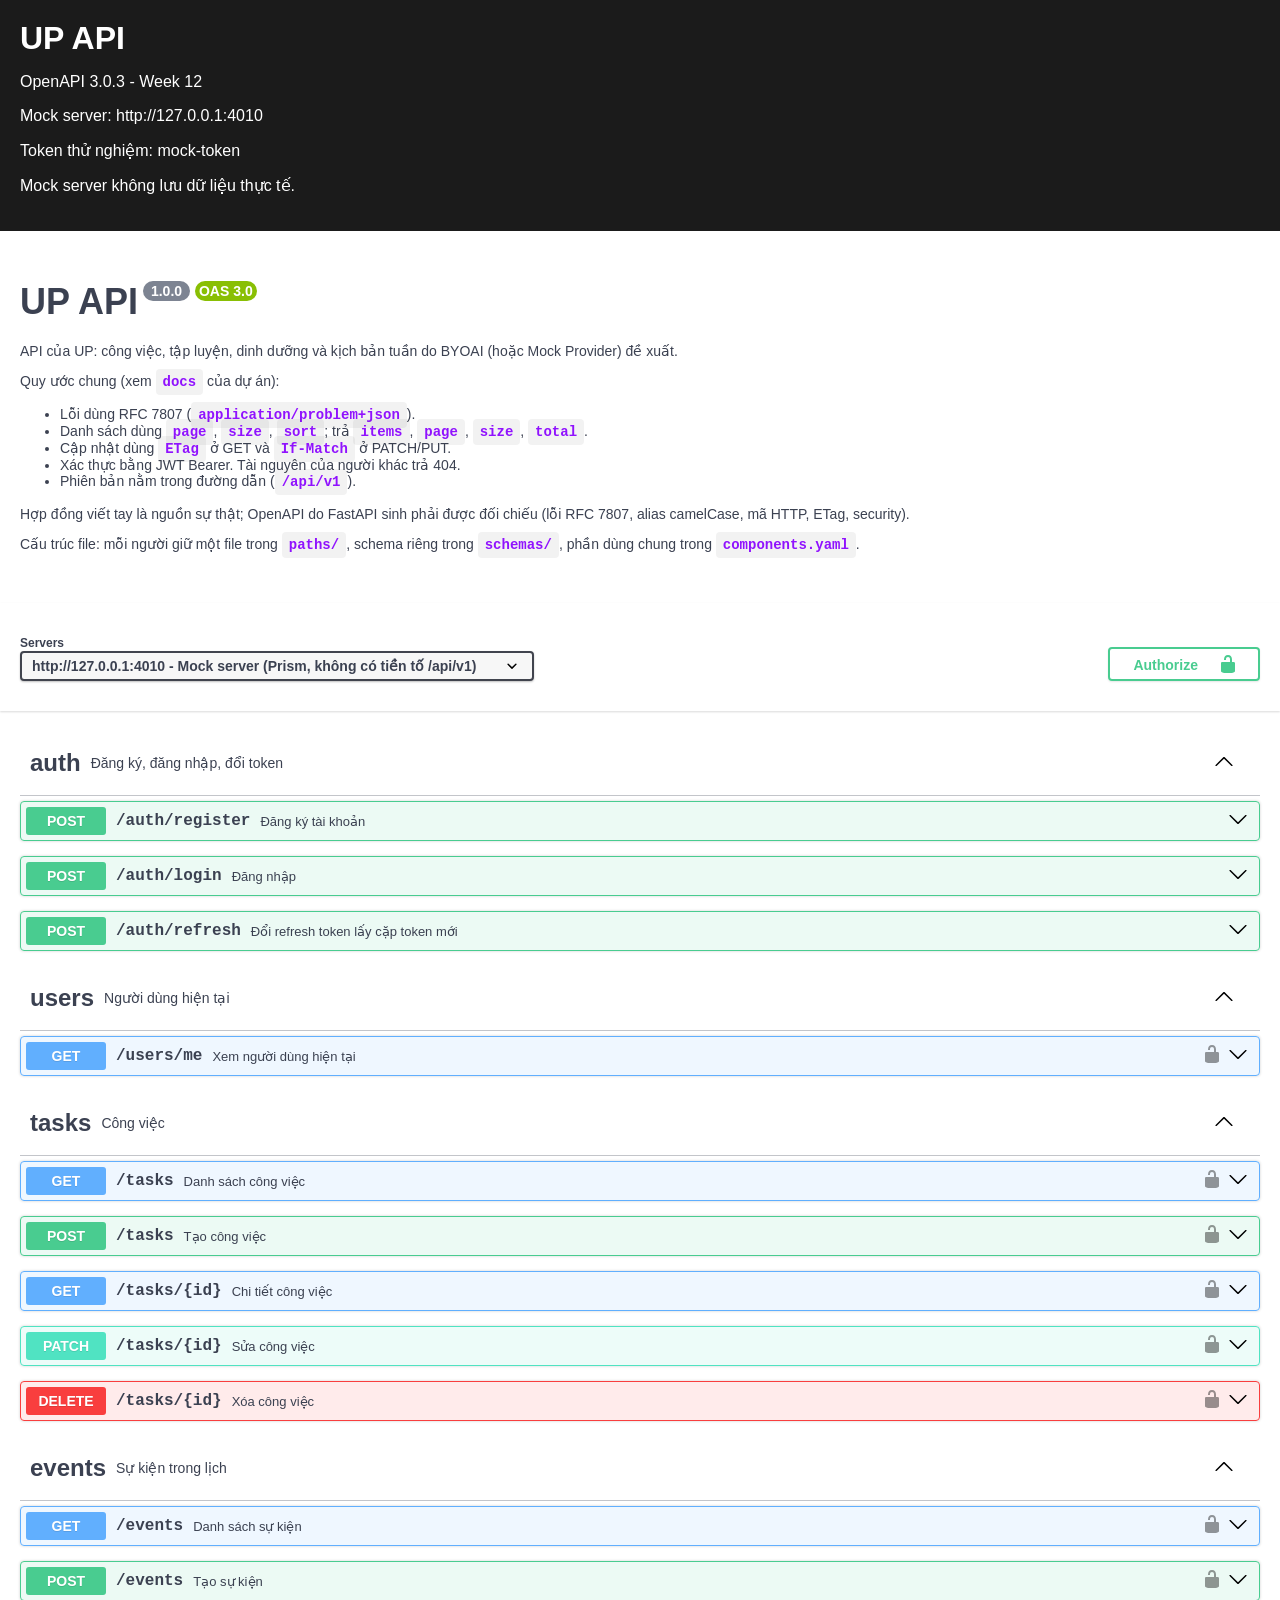
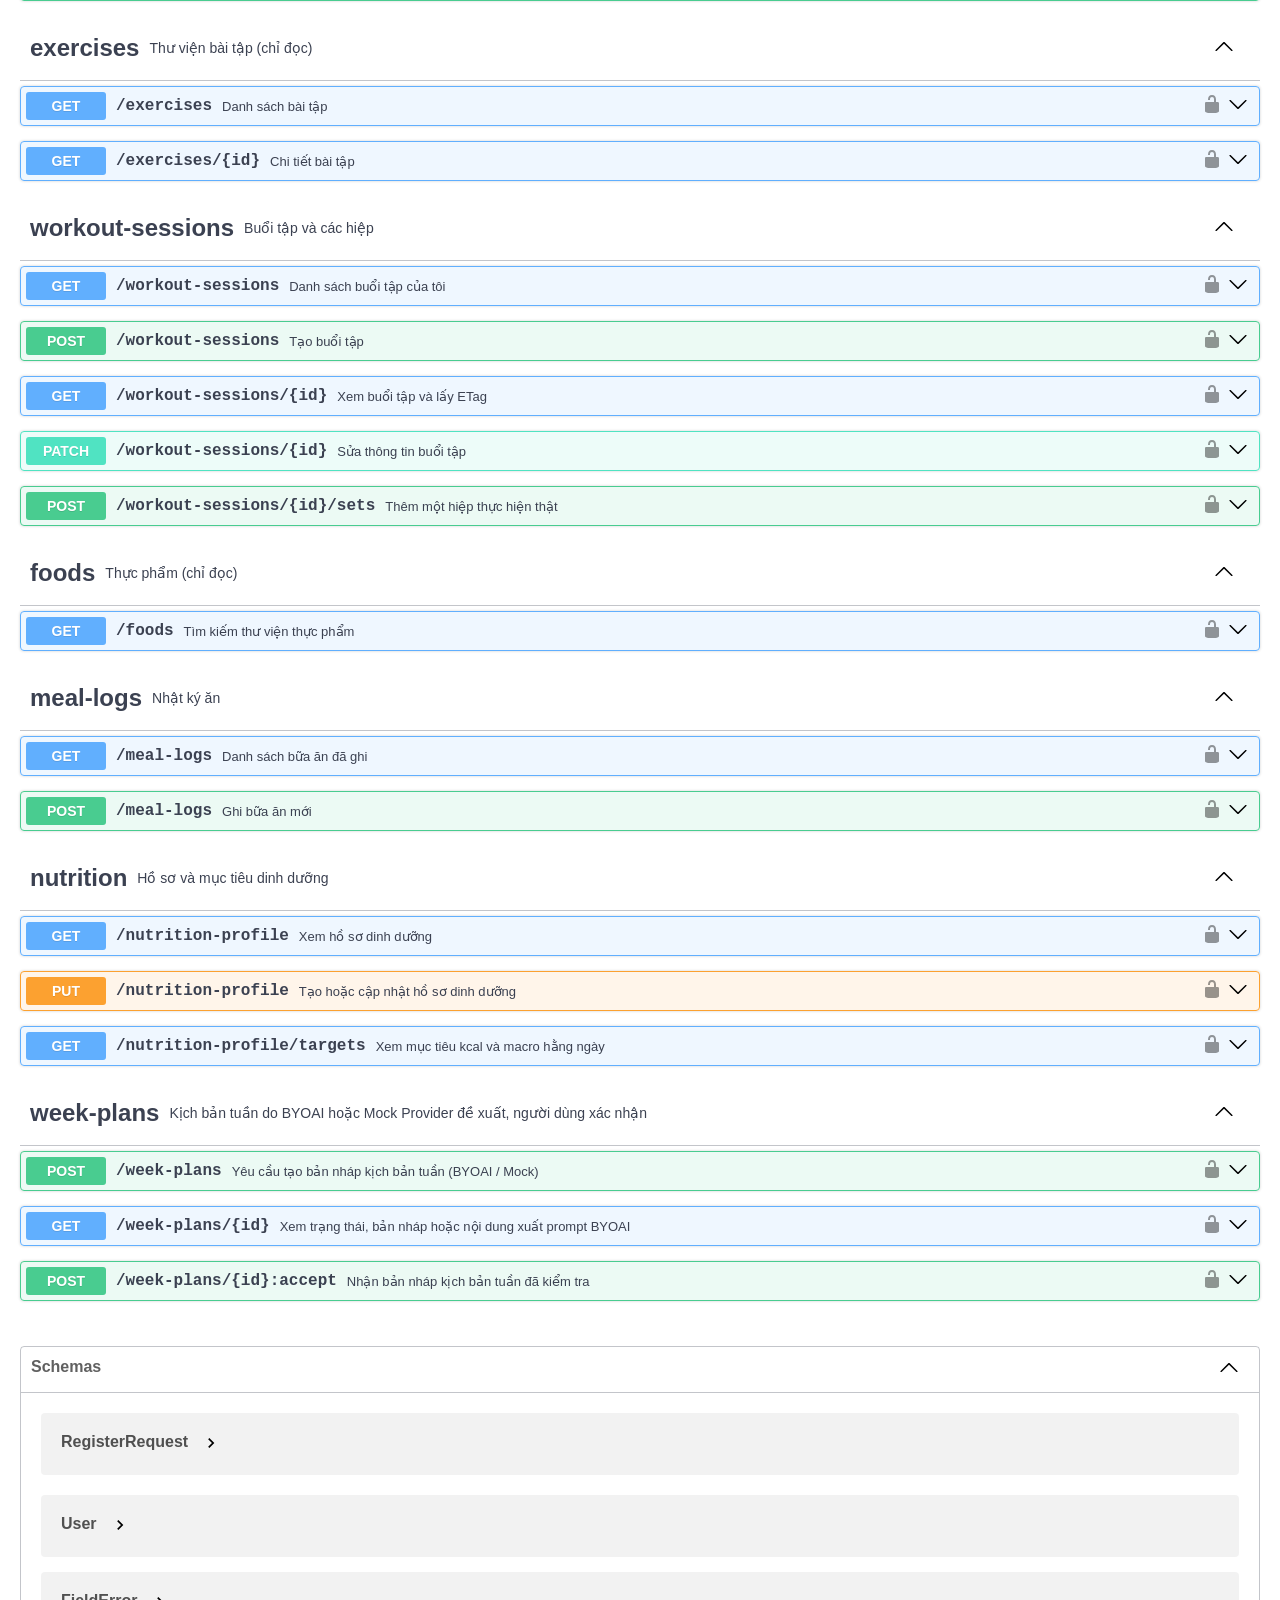
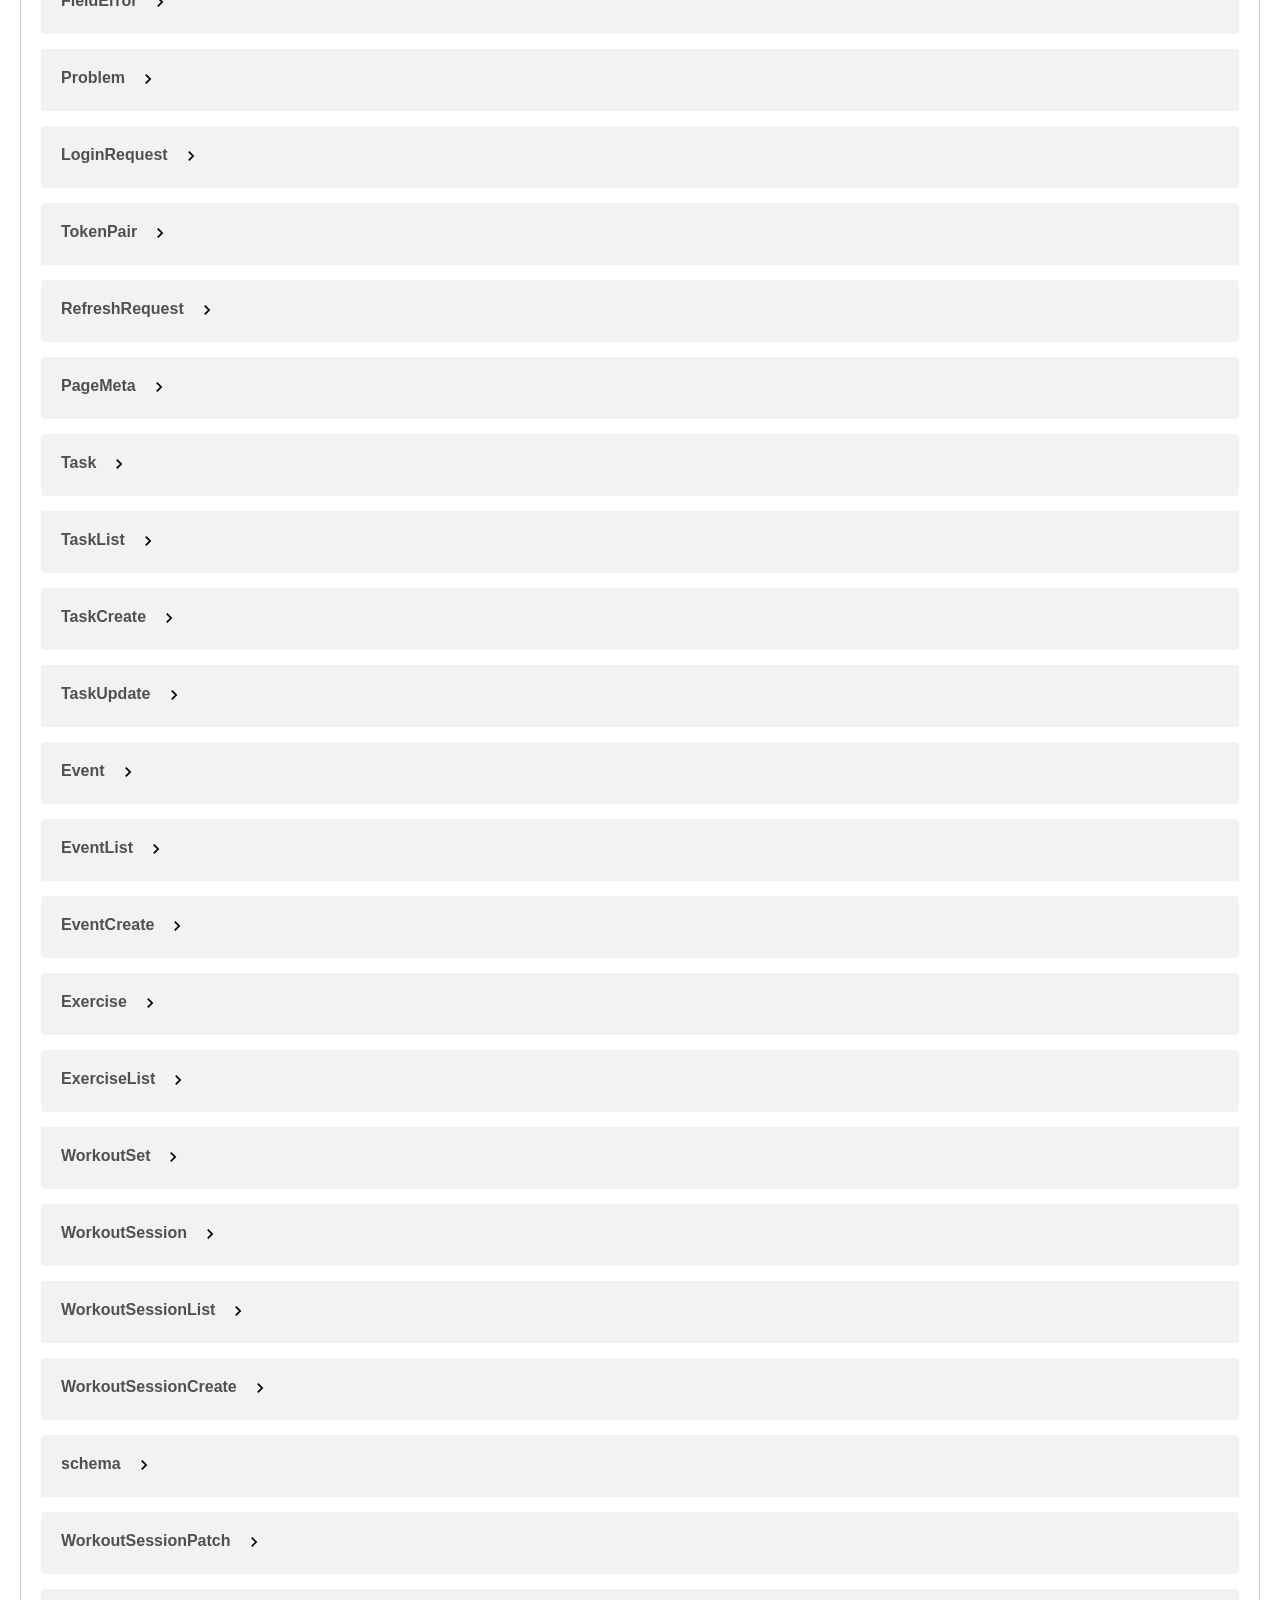
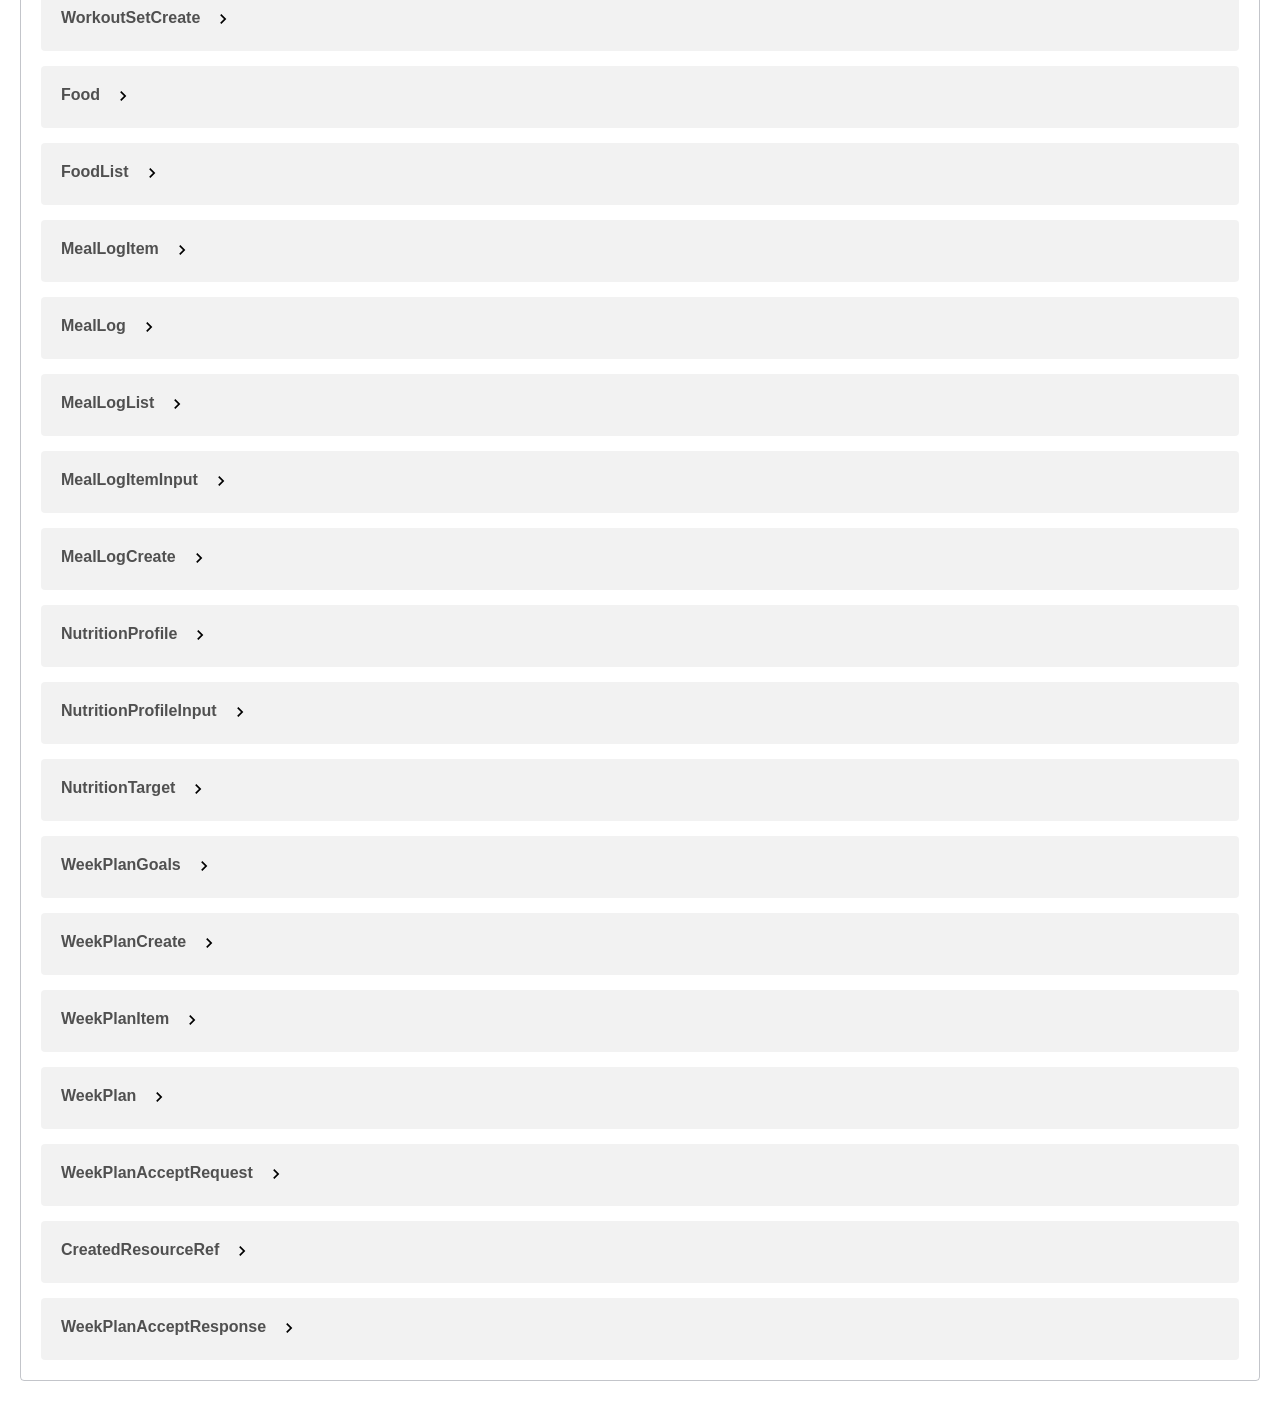
<file: api/index.html>
<!DOCTYPE html>
<html lang="vi">
<head>
    <meta charset="UTF-8">
    <meta name="viewport" content="width=device-width, initial-scale=1">
    <title>UP API - Swagger UI</title>

    <link rel="stylesheet" href="./vendor/swagger-ui/swagger-ui.css">

    <style>
        body {
            margin: 0;
        }

        header {
            padding: 20px;
            background: #1b1b1b;
            color: white;
            font-family: Arial, sans-serif;
        }

        header h1 {
            margin: 0;
        }
    </style>
</head>
<body>
    <header>
        <h1>UP API</h1>
        <p>OpenAPI 3.0.3 - Week 12</p>
        <p>Mock server: http://127.0.0.1:4010</p>
        <p>Token thử nghiệm: mock-token</p>
        <p>Mock server không lưu dữ liệu thực tế.</p>
    </header>

    <div id="swagger-ui"></div>

    <p id="load-error" role="alert" hidden>
        Không tải được Swagger UI hoặc OpenAPI.
    </p>

    <script src="./vendor/swagger-ui/swagger-ui-bundle.js"></script>
    <script src="./swagger-init.js"></script>
</body>
</html>
</file>
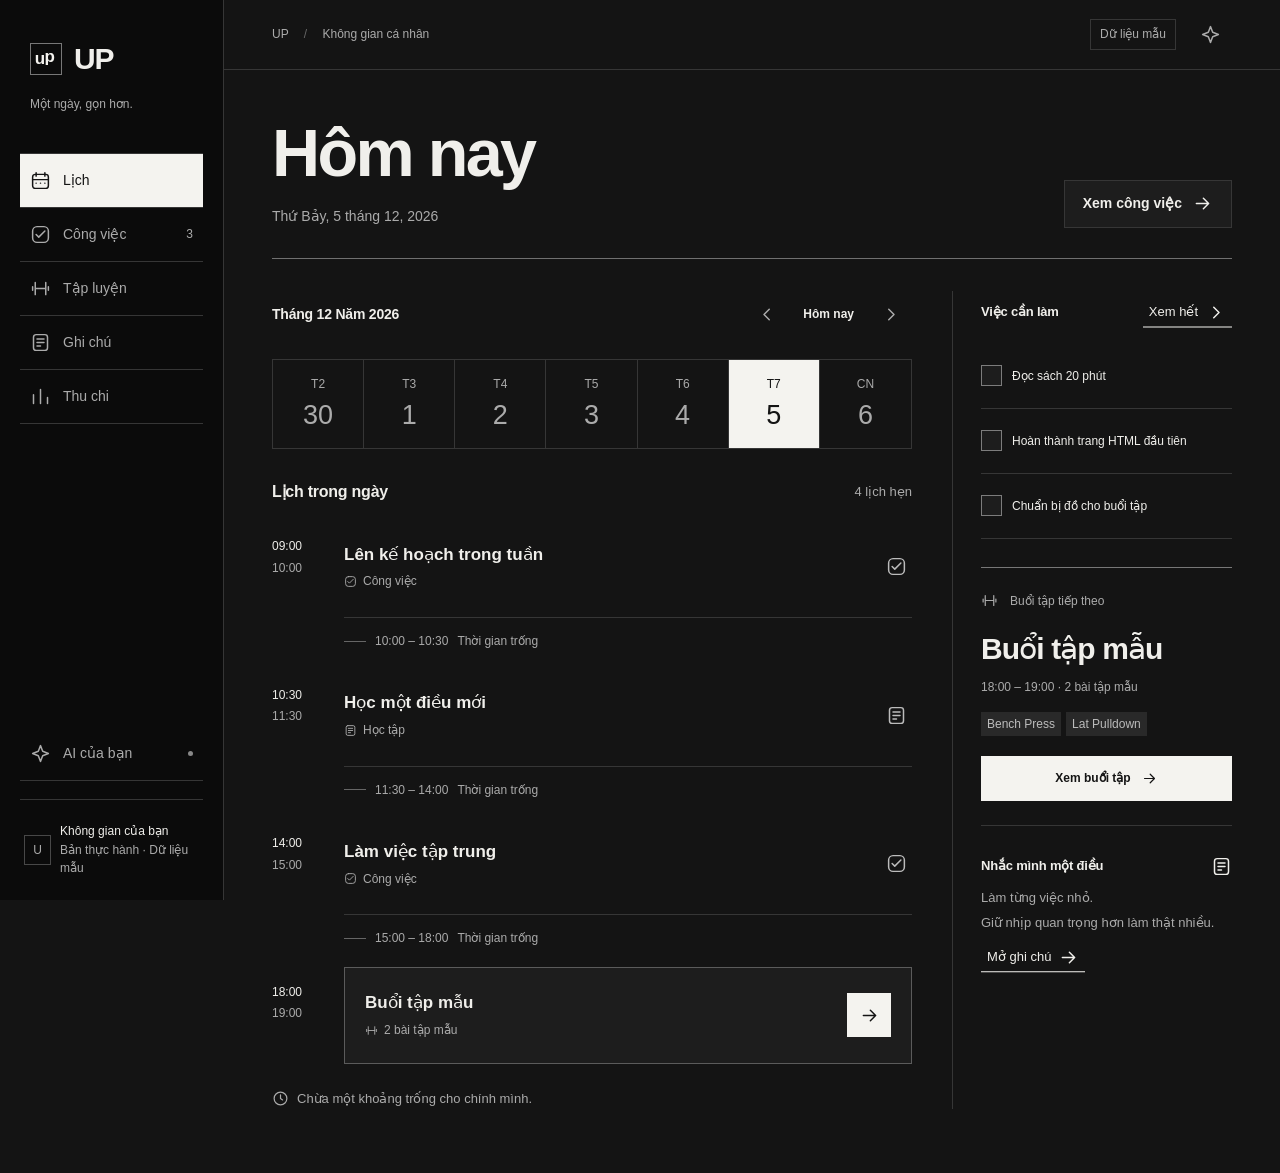
<file: docs/index.html>
<!doctype html>
<html lang="vi">
<head>
  <meta charset="UTF-8">
  <meta name="viewport" content="width=device-width, initial-scale=1, viewport-fit=cover">
  <meta name="theme-color" content="#111214">
  <meta name="color-scheme" content="dark">
  <title>UP — Không gian cá nhân</title>
  <link rel="icon" href="data:image/svg+xml,%3Csvg xmlns='http://www.w3.org/2000/svg' viewBox='0 0 64 64'%3E%3Crect width='64' height='64' rx='16' fill='%23111214'/%3E%3Ctext x='8' y='43' font-family='sans-serif' font-size='31' font-weight='700' fill='white'%3EUP%3C/text%3E%3C/svg%3E">
  <link rel="stylesheet" href="style.css">
  <script src="data/exercises.js" defer></script>
  <script src="app.js" defer></script>
  <script src="workouts.js" defer></script>
  <script src="exercise3d.js" defer></script>
  <script src="exercise-video.js" defer></script>
</head>
<body>
  <a class="skip-link" href="#main-content">Đến nội dung chính</a>

  <!-- Bộ biểu tượng SVG dùng chung, không cần tải thư viện. -->
  <svg class="icon-library" xmlns="http://www.w3.org/2000/svg" aria-hidden="true">
    <symbol id="i-calendar" viewBox="0 0 24 24"><rect x="3" y="5" width="18" height="16" rx="3"/><path d="M7 3v4m10-4v4M3 11h18m-14 4h.01M12 15h.01M17 15h.01"/></symbol>
    <symbol id="i-tasks" viewBox="0 0 24 24"><rect x="3" y="3" width="18" height="18" rx="5"/><path d="m7 12 3 3 7-7"/></symbol>
    <symbol id="i-workout" viewBox="0 0 24 24"><path d="M6 5v14m-3-9v4m15-9v14m3-9v4M6 12h12"/></symbol>
    <symbol id="i-notes" viewBox="0 0 24 24"><rect x="4" y="3" width="16" height="18" rx="3"/><path d="M8 8h8M8 12h8M8 16h4"/></symbol>
    <symbol id="i-finance" viewBox="0 0 24 24"><path d="M4 20V10m8 10V4m8 16v-7"/></symbol>
    <symbol id="i-spark" viewBox="0 0 24 24"><path d="m12 3 2.5 6.5L21 12l-6.5 2.5L12 21l-2.5-6.5L3 12l6.5-2.5L12 3Z"/></symbol>
    <symbol id="i-plus" viewBox="0 0 24 24"><path d="M12 5v14M5 12h14"/></symbol>
    <symbol id="i-left" viewBox="0 0 24 24"><path d="m14 6-6 6 6 6"/></symbol>
    <symbol id="i-right" viewBox="0 0 24 24"><path d="m10 6 6 6-6 6"/></symbol>
    <symbol id="i-arrow" viewBox="0 0 24 24"><path d="M5 12h14m-6-6 6 6-6 6"/></symbol>
    <symbol id="i-clock" viewBox="0 0 24 24"><circle cx="12" cy="12" r="9"/><path d="M12 7v5l3 2"/></symbol>
    <symbol id="i-check" viewBox="0 0 24 24"><path d="m5 12 4 4L19 6"/></symbol>
  </svg>

  <!-- Khung điều hướng: cùng một danh sách xuất hiện ở thanh bên và thanh dưới. -->
  <aside class="sidebar" aria-label="Thanh bên">
    <a class="brand" href="#calendar" aria-label="UP — về lịch"><span class="brand-mark">u<span>p</span></span><span>UP</span></a>
    <p class="sidebar-description">Một ngày, gọn hơn.</p>
    <nav class="side-nav" aria-label="Điều hướng chính">
      <a href="#calendar" data-nav="calendar" aria-current="page"><svg class="icon" aria-hidden="true"><use href="#i-calendar"/></svg>Lịch</a>
      <a href="#tasks" data-nav="tasks"><svg class="icon" aria-hidden="true"><use href="#i-tasks"/></svg>Công việc<span class="nav-count" id="nav-task-count">3</span></a>
      <a href="#workouts" data-nav="workouts"><svg class="icon" aria-hidden="true"><use href="#i-workout"/></svg>Tập luyện</a>
      <a href="#notes" data-nav="notes"><svg class="icon" aria-hidden="true"><use href="#i-notes"/></svg>Ghi chú</a>
      <a href="#finance" data-nav="finance"><svg class="icon" aria-hidden="true"><use href="#i-finance"/></svg>Thu chi</a>
    </nav>
    <div class="sidebar-bottom">
      <a href="#ai" data-nav="ai" class="ai-nav"><svg class="icon" aria-hidden="true"><use href="#i-spark"/></svg>AI của bạn<span class="status-dot"></span></a>
      <div class="sidebar-foot"><span class="avatar">U</span><div><strong>Không gian của bạn</strong><span>Bản thực hành · Dữ liệu mẫu</span></div></div>
    </div>
  </aside>

  <div class="workspace">
    <header class="topbar">
      <span class="mobile-brand">UP</span><span class="desktop-breadcrumb">UP <span>/</span> Không gian cá nhân</span>
      <div class="topbar-right"><span class="demo-label">Dữ liệu mẫu</span><a class="icon-button" href="#ai" aria-label="Mở AI của bạn"><svg class="icon" aria-hidden="true"><use href="#i-spark"/></svg></a></div>
    </header>

    <main id="main-content" tabindex="-1">
      <noscript><p class="notice">Hãy bật JavaScript để chuyển màn hình và dùng các thao tác mẫu.</p></noscript>

      <!-- Màn hình 1: Lịch là trang mặc định. app.js chỉ vẽ phần ngày và lịch mẫu. -->
      <section data-page="calendar" aria-labelledby="calendar-heading">
        <div class="page-heading"><div><h1 id="calendar-heading" tabindex="-1">Hôm nay</h1><p id="selected-date-label">Lịch trong ngày của bạn</p></div><a class="button secondary header-link" href="#tasks">Xem công việc <svg class="icon" aria-hidden="true"><use href="#i-arrow"/></svg></a></div>
        <div class="calendar-layout">
          <div class="calendar-main">
            <div class="calendar-tools"><h2 id="calendar-month">Lịch của bạn</h2><div class="date-controls"><button class="icon-button" id="previous-day" aria-label="Ngày trước"><svg class="icon" aria-hidden="true"><use href="#i-left"/></svg></button><button class="button quiet" id="go-today">Hôm nay</button><button class="icon-button" id="next-day" aria-label="Ngày sau"><svg class="icon" aria-hidden="true"><use href="#i-right"/></svg></button></div></div>
            <div id="week-strip" class="week-strip" role="group" aria-label="Chọn ngày trong tuần"></div>
            <div class="section-heading"><h2>Lịch trong ngày</h2><span class="subtle" id="event-count"></span></div>
            <div class="agenda" id="agenda"></div>
            <p class="quiet-note"><svg class="icon" aria-hidden="true"><use href="#i-clock"/></svg>Chừa một khoảng trống cho chính mình.</p>
          </div>
          <aside class="day-aside" aria-label="Tóm tắt ngày">
            <section class="aside-section"><div class="section-heading"><h2>Việc cần làm</h2><a class="text-link" href="#tasks">Xem hết <svg class="icon" aria-hidden="true"><use href="#i-right"/></svg></a></div><div id="today-tasks"></div></section>
            <section class="next-workout"><div class="section-heading"><svg class="icon" aria-hidden="true"><use href="#i-workout"/></svg><span>Buổi tập tiếp theo</span></div><h3>Buổi tập mẫu</h3><p id="calendar-workout-count">18:00 – 19:00 · 2 bài tập mẫu</p><div class="exercise-tags"><span>Bench Press</span><span>Lat Pulldown</span></div><a class="button primary full-width" href="#workouts">Xem buổi tập <svg class="icon" aria-hidden="true"><use href="#i-arrow"/></svg></a></section>
            <section class="aside-section"><div class="section-heading"><h2>Nhắc mình một điều</h2><svg class="icon" aria-hidden="true"><use href="#i-notes"/></svg></div><p class="thought">Làm từng việc nhỏ.<br>Giữ nhịp quan trọng hơn làm thật nhiều.</p><a class="text-link" href="#notes">Mở ghi chú <svg class="icon" aria-hidden="true"><use href="#i-arrow"/></svg></a></section>
          </aside>
        </div>
      </section>

      <!-- Màn hình 2: Bài đầu tiên bạn sẽ phát triển tiếp là danh sách công việc. -->
      <section data-page="tasks" aria-labelledby="tasks-heading" hidden>
        <div class="page-heading"><div><h1 id="tasks-heading" tabindex="-1">Công việc</h1><p>Mỗi lần một việc. Làm xong rồi đi tiếp.</p></div><span class="count-label" id="task-progress"></span></div>
        <div class="reading-width">
          <form id="task-form" class="task-form"><label for="task-title">Thêm việc cần làm</label><div class="input-row"><input id="task-title" name="title" maxlength="120" placeholder="Bạn muốn làm gì hôm nay?" required autocomplete="off"><button class="button primary" type="submit"><svg class="icon" aria-hidden="true"><use href="#i-plus"/></svg>Thêm</button></div></form>
          <div class="section-heading"><h2>Hôm nay</h2><span class="subtle">Danh sách thực hành</span></div>
          <div id="task-list" class="task-list"></div>
          <p class="quiet-note">Thay đổi trong bản mẫu được đặt lại khi tải lại trang.</p>
        </div>
      </section>

      <!-- Màn hình 3: Thư viện và buổi tập do workouts.js quản lý. -->
      <section data-page="workouts" aria-labelledby="workouts-heading" hidden>
        <div class="page-heading"><div><h1 id="workouts-heading" tabindex="-1">Tập luyện</h1><p>Giữ nhịp tập. Nhìn thấy từng bước tiến.</p></div><span class="pill">Buổi tập mẫu</span></div>
        <p id="workout-error" class="notice" role="alert" hidden>Không tải được thư viện. Hãy tải lại trang và kiểm tra file data/exercises.js trong thư mục ứng dụng.</p>
        <div class="workout-switch" role="group" aria-label="Chế độ tập luyện">
          <button id="session-view-button" class="button secondary" data-workout-view="session" aria-pressed="true" aria-controls="session-panel">Buổi tập</button>
          <button id="library-view-button" class="button secondary" data-workout-view="library" aria-pressed="false" aria-controls="library-panel">Thư viện bài tập</button>
        </div>
        <div id="session-panel" data-workout-panel="session" class="reading-width">
          <div class="workout-title"><div><h2>Buổi tập của bạn</h2><p id="session-count">Số liệu minh họa</p></div><svg class="icon large-icon" aria-hidden="true"><use href="#i-workout"/></svg></div>
          <p class="quiet-note">Bản thực hành: thay đổi sẽ mất khi tải lại. Nhập 0 kg nếu không dùng tạ ngoài.</p>
          <div class="workout-summary"><span>Đã hoàn thành <strong id="set-progress">0 / 0 hiệp</strong></span><span>Đơn vị <strong>kg</strong></span></div>
          <div id="session-exercises"></div>
        </div>
        <section id="library-panel" data-workout-panel="library" aria-labelledby="library-heading" hidden>
          <div class="section-heading"><h2 id="library-heading">Chọn bài cho buổi tập</h2><span id="library-count" class="subtle" role="status"></span></div>
          <div class="library-filters">
            <div><label for="exercise-search">Tìm tên bài</label><input id="exercise-search" type="search" placeholder="Bench press, squat, curl…" autocomplete="off" maxlength="120"></div>
            <div><label for="muscle-filter">Nhóm cơ chính</label><select id="muscle-filter"><option value="">Tất cả nhóm cơ</option></select></div>
            <div><label for="equipment-filter">Dụng cụ</label><select id="equipment-filter"><option value="">Tất cả dụng cụ</option></select></div>
            <div class="media-filter"><label for="media-filter">Minh họa</label><select id="media-filter"><option value="video" selected>Video</option><option value="model">3D tương tác</option><option value="all">Tất cả bài tập</option></select></div>
          </div>
          <div class="model-preview-intro"><div><h3>Thư viện động tác miễn phí</h3><p id="model-coverage"></p></div><button class="button primary" data-video-exercise="Barbell_Bench_Press_-_Medium_Grip">Xem video · Bench Press</button></div>
          <p class="library-source">Nguồn: <a href="https://wger.de" target="_blank" rel="noopener noreferrer">wger</a>, <a href="https://github.com/yuhonas/free-exercise-db" target="_blank" rel="noopener noreferrer">Free Exercise DB</a>, <a href="https://github.com/AssiamahS/opengym3d" target="_blank" rel="noopener noreferrer">OpenGym3D</a> · Tên bài bằng tiếng Anh. Mỗi nguồn giữ giấy phép riêng; tác giả và điều khoản nằm trong hướng dẫn và cửa sổ video.</p>
          <p id="library-feedback" class="library-feedback" role="status" aria-live="polite"></p>
          <div id="exercise-library"></div>
          <div class="library-pagination"><p id="library-shown" class="subtle" role="status"></p><button id="library-more" class="button secondary" hidden>Xem thêm bài</button></div>
        </section>
      </section>

      <!-- Màn hình 4: Có thể sửa trực tiếp nội dung ghi chú mẫu trong HTML. -->
      <section data-page="notes" aria-labelledby="notes-heading" hidden>
        <div class="page-heading"><div><h1 id="notes-heading" tabindex="-1">Ghi chú</h1><p>Giữ lại những điều bạn không muốn quên.</p></div><span class="count-label">3 ghi chú mẫu</span></div>
        <div class="notes-list reading-width">
          <article class="note"><span class="note-category">Cá nhân</span><h2>Những điều muốn giữ trong tuần</h2><p>Ngủ đủ giấc. Tập đều ba buổi. Dành một khoảng yên tĩnh để đọc và học mỗi ngày.</p><span class="note-footer">Ghi chú minh họa <svg class="icon" aria-hidden="true"><use href="#i-notes"/></svg></span></article>
          <article class="note"><span class="note-category">Học tập</span><h2>Ý tưởng cho UP</h2><p>Mở app là biết hôm nay cần làm gì. Mỗi màn hình chỉ giữ những thông tin giúp mình hành động.</p><span class="note-footer">Ghi chú minh họa <svg class="icon" aria-hidden="true"><use href="#i-notes"/></svg></span></article>
          <article class="note"><span class="note-category">Tập luyện</span><h2>Chậm một chút, đúng kỹ thuật hơn</h2><p>Ghi lại mức tạ và cảm nhận sau buổi tập để lần sau có một điểm bắt đầu rõ ràng.</p><span class="note-footer">Ghi chú minh họa <svg class="icon" aria-hidden="true"><use href="#i-notes"/></svg></span></article>
        </div>
      </section>

      <!-- Màn hình 5: Số liệu tài chính cố định để học cách trình bày dữ liệu. -->
      <section data-page="finance" aria-labelledby="finance-heading" hidden>
        <div class="page-heading"><div><h1 id="finance-heading" tabindex="-1">Thu chi</h1><p>Một góc nhìn rõ ràng về tiền của bạn.</p></div><span class="pill">Tháng mẫu</span></div>
        <div class="reading-width">
          <div class="finance-totals"><div><span>Tổng thu</span><strong>8.000.000 <small>₫</small></strong></div><div><span>Tổng chi</span><strong>2.450.000 <small>₫</small></strong></div><div><span>Còn lại</span><strong>5.550.000 <small>₫</small></strong></div></div>
          <div class="section-heading"><h2>Giao dịch gần đây</h2><span class="subtle">Minh họa</span></div>
          <ul class="transactions">
            <li><span class="transaction-icon"><svg class="icon" aria-hidden="true"><use href="#i-arrow"/></svg></span><div><strong>Cà phê và bữa sáng</strong><span>Ăn uống · Hôm nay</span></div><strong>−65.000 ₫</strong></li>
            <li><span class="transaction-icon"><svg class="icon" aria-hidden="true"><use href="#i-workout"/></svg></span><div><strong>Thẻ tập tháng</strong><span>Sức khỏe · Hôm qua</span></div><strong>−450.000 ₫</strong></li>
            <li><span class="transaction-icon income-icon"><svg class="icon" aria-hidden="true"><use href="#i-arrow"/></svg></span><div><strong>Thu nhập tháng</strong><span>Thu nhập · Đầu tháng</span></div><strong>+8.000.000 ₫</strong></li>
          </ul>
          <p class="quiet-note">Giao dịch mẫu chỉ hiển thị một phần của tháng minh họa.</p>
        </div>
      </section>

      <!-- AI là vị trí dự kiến, chưa thu thập khóa API hay liên kết tài khoản. -->
      <section data-page="ai" aria-labelledby="ai-heading" hidden>
        <div class="page-heading"><div><h1 id="ai-heading" tabindex="-1">AI của bạn</h1><p>Một nơi dành cho trợ lý cá nhân sau này.</p></div></div>
        <div class="reading-width"><div class="connection-intro"><svg class="icon" aria-hidden="true"><use href="#i-spark"/></svg><h2>Bắt đầu từ tài khoản của bạn</h2><p>Đây là bản xem trước khu vực kết nối AI. Chưa có dữ liệu nào được gửi đến nhà cung cấp AI.</p></div>
          <div class="provider"><div class="provider-letter">G</div><div><h3>ChatGPT</h3><p>Chưa kết nối</p></div><button class="button secondary" disabled>Kết nối sau</button></div>
          <div class="provider"><div class="provider-letter">G</div><div><h3>Gemini</h3><p>Chưa kết nối</p></div><button class="button secondary" disabled>Kết nối sau</button></div>
          <p class="quiet-note">Cách liên kết và quyền sử dụng cần được xác minh với từng nhà cung cấp trước khi triển khai.</p>
        </div>
      </section>
    </main>
  </div>

  <nav class="bottom-nav" aria-label="Điều hướng trên điện thoại">
    <a href="#calendar" data-nav="calendar" aria-current="page"><svg class="icon" aria-hidden="true"><use href="#i-calendar"/></svg><span>Lịch</span></a>
    <a href="#tasks" data-nav="tasks"><svg class="icon" aria-hidden="true"><use href="#i-tasks"/></svg><span>Công việc</span></a>
    <a href="#workouts" data-nav="workouts"><svg class="icon" aria-hidden="true"><use href="#i-workout"/></svg><span>Tập luyện</span></a>
    <a href="#notes" data-nav="notes"><svg class="icon" aria-hidden="true"><use href="#i-notes"/></svg><span>Ghi chú</span></a>
    <a href="#finance" data-nav="finance"><svg class="icon" aria-hidden="true"><use href="#i-finance"/></svg><span>Thu chi</span></a>
  </nav>
  <dialog id="exercise-video-dialog" class="exercise-3d-dialog" aria-labelledby="video-title" aria-describedby="video-status">
    <div class="model-header"><div><h2 id="video-title" lang="en">Exercise video</h2><p>Video minh họa động tác</p></div><button class="button secondary" id="video-close" autofocus>Đóng video</button></div>
    <video id="exercise-video" controls playsinline muted loop preload="metadata"></video>
    <p id="video-status" class="model-status" role="status" aria-live="polite"></p>
    <button id="video-retry" class="button secondary" hidden>Thử tải lại video</button>
    <p class="model-source"><span id="video-credit"></span> · <a id="video-source" target="_blank" rel="noopener noreferrer">Nguồn</a> · <a id="video-license" target="_blank" rel="noopener noreferrer"></a>.</p>
    <p class="model-source" id="video-changes"></p>
  </dialog>

  <dialog id="exercise-3d-dialog" class="exercise-3d-dialog" aria-labelledby="model-title" aria-describedby="model-status">
    <div class="model-header"><div><h2 id="model-title" lang="en">Pushups</h2><p>Mô hình chuyển động · 3D tương tác</p></div><button class="button secondary" id="model-close" autofocus>Đóng 3D</button></div>
    <div id="model-stage" class="model-stage" aria-busy="false"></div>
    <p id="model-status" class="model-status" role="status" aria-live="polite"></p>
    <div class="model-controls"><button class="button primary" id="model-play" disabled>Phát động tác</button><button class="button secondary" id="model-reset" disabled>Đặt lại góc nhìn</button><button class="button secondary" id="model-retry" hidden>Thử lại</button></div>
    <p class="model-source">Nguồn: <a href="https://github.com/AssiamahS/opengym3d" target="_blank" rel="noopener noreferrer">OpenGym3D</a> · <span id="model-license"></span>. Mẫu minh họa động tác.</p>
  </dialog>
  <p class="sr-only" id="status-message" role="status" aria-live="polite"></p>
</body>
</html>
</file>
<file: api/vendor/swagger-ui/swagger-ui.css>
.swagger-ui{color:#3b4151;font-family:sans-serif}.swagger-ui html{line-height:1.15;-ms-text-size-adjust:100%;-webkit-text-size-adjust:100%}.swagger-ui body{margin:0}.swagger-ui article,.swagger-ui aside,.swagger-ui footer,.swagger-ui header,.swagger-ui nav,.swagger-ui section{display:block}.swagger-ui h1{font-size:2em;margin:.67em 0}.swagger-ui figcaption,.swagger-ui figure,.swagger-ui main{display:block}.swagger-ui figure{margin:1em 40px}.swagger-ui hr{box-sizing:content-box;height:0;overflow:visible}.swagger-ui pre{font-family:monospace,monospace;font-size:1em}.swagger-ui a{background-color:transparent;-webkit-text-decoration-skip:objects}.swagger-ui abbr[title]{border-bottom:none;text-decoration:underline;-webkit-text-decoration:underline dotted;text-decoration:underline dotted}.swagger-ui b,.swagger-ui strong{font-weight:inherit;font-weight:bolder}.swagger-ui code,.swagger-ui kbd,.swagger-ui samp{font-family:monospace,monospace;font-size:1em}.swagger-ui dfn{font-style:italic}.swagger-ui mark{background-color:#ff0;color:#000}.swagger-ui small{font-size:80%}.swagger-ui sub,.swagger-ui sup{font-size:75%;line-height:0;position:relative;vertical-align:baseline}.swagger-ui sub{bottom:-.25em}.swagger-ui sup{top:-.5em}.swagger-ui audio,.swagger-ui video{display:inline-block}.swagger-ui audio:not([controls]){display:none;height:0}.swagger-ui img{border-style:none}.swagger-ui svg:not(:root){overflow:hidden}.swagger-ui button,.swagger-ui input,.swagger-ui optgroup,.swagger-ui select,.swagger-ui textarea{font-family:sans-serif;font-size:100%;line-height:1.15;margin:0}.swagger-ui button,.swagger-ui input{overflow:visible}.swagger-ui button,.swagger-ui select{text-transform:none}.swagger-ui [type=reset],.swagger-ui [type=submit],.swagger-ui button,.swagger-ui html [type=button]{-webkit-appearance:button}.swagger-ui [type=button]::-moz-focus-inner,.swagger-ui [type=reset]::-moz-focus-inner,.swagger-ui [type=submit]::-moz-focus-inner,.swagger-ui button::-moz-focus-inner{border-style:none;padding:0}.swagger-ui [type=button]:-moz-focusring,.swagger-ui [type=reset]:-moz-focusring,.swagger-ui [type=submit]:-moz-focusring,.swagger-ui button:-moz-focusring{outline:1px dotted ButtonText}.swagger-ui fieldset{padding:.35em .75em .625em}.swagger-ui legend{box-sizing:border-box;color:inherit;display:table;max-width:100%;padding:0;white-space:normal}.swagger-ui progress{display:inline-block;vertical-align:baseline}.swagger-ui textarea{overflow:auto}.swagger-ui [type=checkbox],.swagger-ui [type=radio]{box-sizing:border-box;padding:0}.swagger-ui [type=number]::-webkit-inner-spin-button,.swagger-ui [type=number]::-webkit-outer-spin-button{height:auto}.swagger-ui [type=search]{-webkit-appearance:textfield;outline-offset:-2px}.swagger-ui [type=search]::-webkit-search-cancel-button,.swagger-ui [type=search]::-webkit-search-decoration{-webkit-appearance:none}.swagger-ui ::-webkit-file-upload-button{-webkit-appearance:button;font:inherit}.swagger-ui details,.swagger-ui menu{display:block}.swagger-ui summary{display:list-item}.swagger-ui canvas{display:inline-block}.swagger-ui [hidden],.swagger-ui template{display:none}.swagger-ui .debug *{outline:1px solid gold}.swagger-ui .debug-white *{outline:1px solid #fff}.swagger-ui .debug-black *{outline:1px solid #000}.swagger-ui .debug-grid{background:transparent url([data-uri]) repeat 0 0}.swagger-ui .debug-grid-16{background:transparent url([data-uri]) repeat 0 0}.swagger-ui .debug-grid-8-solid{background:#fff url([data-uri]) repeat 0 0}.swagger-ui .debug-grid-16-solid{background:#fff url([data-uri]) repeat 0 0}.swagger-ui .border-box,.swagger-ui a,.swagger-ui article,.swagger-ui body,.swagger-ui code,.swagger-ui dd,.swagger-ui div,.swagger-ui dl,.swagger-ui dt,.swagger-ui fieldset,.swagger-ui footer,.swagger-ui form,.swagger-ui h1,.swagger-ui h2,.swagger-ui h3,.swagger-ui h4,.swagger-ui h5,.swagger-ui h6,.swagger-ui header,.swagger-ui html,.swagger-ui input[type=email],.swagger-ui input[type=number],.swagger-ui input[type=password],.swagger-ui input[type=tel],.swagger-ui input[type=text],.swagger-ui input[type=url],.swagger-ui legend,.swagger-ui li,.swagger-ui main,.swagger-ui ol,.swagger-ui p,.swagger-ui pre,.swagger-ui section,.swagger-ui table,.swagger-ui td,.swagger-ui textarea,.swagger-ui th,.swagger-ui tr,.swagger-ui ul{box-sizing:border-box}.swagger-ui .aspect-ratio{height:0;position:relative}.swagger-ui .aspect-ratio--16x9{padding-bottom:56.25%}.swagger-ui .aspect-ratio--9x16{padding-bottom:177.77%}.swagger-ui .aspect-ratio--4x3{padding-bottom:75%}.swagger-ui .aspect-ratio--3x4{padding-bottom:133.33%}.swagger-ui .aspect-ratio--6x4{padding-bottom:66.6%}.swagger-ui .aspect-ratio--4x6{padding-bottom:150%}.swagger-ui .aspect-ratio--8x5{padding-bottom:62.5%}.swagger-ui .aspect-ratio--5x8{padding-bottom:160%}.swagger-ui .aspect-ratio--7x5{padding-bottom:71.42%}.swagger-ui .aspect-ratio--5x7{padding-bottom:140%}.swagger-ui .aspect-ratio--1x1{padding-bottom:100%}.swagger-ui .aspect-ratio--object{bottom:0;height:100%;left:0;position:absolute;right:0;top:0;width:100%;z-index:100}@media screen and (min-width:30em){.swagger-ui .aspect-ratio-ns{height:0;position:relative}.swagger-ui .aspect-ratio--16x9-ns{padding-bottom:56.25%}.swagger-ui .aspect-ratio--9x16-ns{padding-bottom:177.77%}.swagger-ui .aspect-ratio--4x3-ns{padding-bottom:75%}.swagger-ui .aspect-ratio--3x4-ns{padding-bottom:133.33%}.swagger-ui .aspect-ratio--6x4-ns{padding-bottom:66.6%}.swagger-ui .aspect-ratio--4x6-ns{padding-bottom:150%}.swagger-ui .aspect-ratio--8x5-ns{padding-bottom:62.5%}.swagger-ui .aspect-ratio--5x8-ns{padding-bottom:160%}.swagger-ui .aspect-ratio--7x5-ns{padding-bottom:71.42%}.swagger-ui .aspect-ratio--5x7-ns{padding-bottom:140%}.swagger-ui .aspect-ratio--1x1-ns{padding-bottom:100%}.swagger-ui .aspect-ratio--object-ns{bottom:0;height:100%;left:0;position:absolute;right:0;top:0;width:100%;z-index:100}}@media screen and (min-width:30em)and (max-width:60em){.swagger-ui .aspect-ratio-m{height:0;position:relative}.swagger-ui .aspect-ratio--16x9-m{padding-bottom:56.25%}.swagger-ui .aspect-ratio--9x16-m{padding-bottom:177.77%}.swagger-ui .aspect-ratio--4x3-m{padding-bottom:75%}.swagger-ui .aspect-ratio--3x4-m{padding-bottom:133.33%}.swagger-ui .aspect-ratio--6x4-m{padding-bottom:66.6%}.swagger-ui .aspect-ratio--4x6-m{padding-bottom:150%}.swagger-ui .aspect-ratio--8x5-m{padding-bottom:62.5%}.swagger-ui .aspect-ratio--5x8-m{padding-bottom:160%}.swagger-ui .aspect-ratio--7x5-m{padding-bottom:71.42%}.swagger-ui .aspect-ratio--5x7-m{padding-bottom:140%}.swagger-ui .aspect-ratio--1x1-m{padding-bottom:100%}.swagger-ui .aspect-ratio--object-m{bottom:0;height:100%;left:0;position:absolute;right:0;top:0;width:100%;z-index:100}}@media screen and (min-width:60em){.swagger-ui .aspect-ratio-l{height:0;position:relative}.swagger-ui .aspect-ratio--16x9-l{padding-bottom:56.25%}.swagger-ui .aspect-ratio--9x16-l{padding-bottom:177.77%}.swagger-ui .aspect-ratio--4x3-l{padding-bottom:75%}.swagger-ui .aspect-ratio--3x4-l{padding-bottom:133.33%}.swagger-ui .aspect-ratio--6x4-l{padding-bottom:66.6%}.swagger-ui .aspect-ratio--4x6-l{padding-bottom:150%}.swagger-ui .aspect-ratio--8x5-l{padding-bottom:62.5%}.swagger-ui .aspect-ratio--5x8-l{padding-bottom:160%}.swagger-ui .aspect-ratio--7x5-l{padding-bottom:71.42%}.swagger-ui .aspect-ratio--5x7-l{padding-bottom:140%}.swagger-ui .aspect-ratio--1x1-l{padding-bottom:100%}.swagger-ui .aspect-ratio--object-l{bottom:0;height:100%;left:0;position:absolute;right:0;top:0;width:100%;z-index:100}}.swagger-ui img{max-width:100%}.swagger-ui .cover{background-size:cover!important}.swagger-ui .contain{background-size:contain!important}@media screen and (min-width:30em){.swagger-ui .cover-ns{background-size:cover!important}.swagger-ui .contain-ns{background-size:contain!important}}@media screen and (min-width:30em)and (max-width:60em){.swagger-ui .cover-m{background-size:cover!important}.swagger-ui .contain-m{background-size:contain!important}}@media screen and (min-width:60em){.swagger-ui .cover-l{background-size:cover!important}.swagger-ui .contain-l{background-size:contain!important}}.swagger-ui .bg-center{background-position:50%;background-repeat:no-repeat}.swagger-ui .bg-top{background-position:top;background-repeat:no-repeat}.swagger-ui .bg-right{background-position:100%;background-repeat:no-repeat}.swagger-ui .bg-bottom{background-position:bottom;background-repeat:no-repeat}.swagger-ui .bg-left{background-position:0;background-repeat:no-repeat}@media screen and (min-width:30em){.swagger-ui .bg-center-ns{background-position:50%;background-repeat:no-repeat}.swagger-ui .bg-top-ns{background-position:top;background-repeat:no-repeat}.swagger-ui .bg-right-ns{background-position:100%;background-repeat:no-repeat}.swagger-ui .bg-bottom-ns{background-position:bottom;background-repeat:no-repeat}.swagger-ui .bg-left-ns{background-position:0;background-repeat:no-repeat}}@media screen and (min-width:30em)and (max-width:60em){.swagger-ui .bg-center-m{background-position:50%;background-repeat:no-repeat}.swagger-ui .bg-top-m{background-position:top;background-repeat:no-repeat}.swagger-ui .bg-right-m{background-position:100%;background-repeat:no-repeat}.swagger-ui .bg-bottom-m{background-position:bottom;background-repeat:no-repeat}.swagger-ui .bg-left-m{background-position:0;background-repeat:no-repeat}}@media screen and (min-width:60em){.swagger-ui .bg-center-l{background-position:50%;background-repeat:no-repeat}.swagger-ui .bg-top-l{background-position:top;background-repeat:no-repeat}.swagger-ui .bg-right-l{background-position:100%;background-repeat:no-repeat}.swagger-ui .bg-bottom-l{background-position:bottom;background-repeat:no-repeat}.swagger-ui .bg-left-l{background-position:0;background-repeat:no-repeat}}.swagger-ui .outline{outline:1px solid}.swagger-ui .outline-transparent{outline:1px solid transparent}.swagger-ui .outline-0{outline:0}@media screen and (min-width:30em){.swagger-ui .outline-ns{outline:1px solid}.swagger-ui .outline-transparent-ns{outline:1px solid transparent}.swagger-ui .outline-0-ns{outline:0}}@media screen and (min-width:30em)and (max-width:60em){.swagger-ui .outline-m{outline:1px solid}.swagger-ui .outline-transparent-m{outline:1px solid transparent}.swagger-ui .outline-0-m{outline:0}}@media screen and (min-width:60em){.swagger-ui .outline-l{outline:1px solid}.swagger-ui .outline-transparent-l{outline:1px solid transparent}.swagger-ui .outline-0-l{outline:0}}.swagger-ui .ba{border-style:solid;border-width:1px}.swagger-ui .bt{border-top-style:solid;border-top-width:1px}.swagger-ui .br{border-right-style:solid;border-right-width:1px}.swagger-ui .bb{border-bottom-style:solid;border-bottom-width:1px}.swagger-ui .bl{border-left-style:solid;border-left-width:1px}.swagger-ui .bn{border-style:none;border-width:0}@media screen and (min-width:30em){.swagger-ui .ba-ns{border-style:solid;border-width:1px}.swagger-ui .bt-ns{border-top-style:solid;border-top-width:1px}.swagger-ui .br-ns{border-right-style:solid;border-right-width:1px}.swagger-ui .bb-ns{border-bottom-style:solid;border-bottom-width:1px}.swagger-ui .bl-ns{border-left-style:solid;border-left-width:1px}.swagger-ui .bn-ns{border-style:none;border-width:0}}@media screen and (min-width:30em)and (max-width:60em){.swagger-ui .ba-m{border-style:solid;border-width:1px}.swagger-ui .bt-m{border-top-style:solid;border-top-width:1px}.swagger-ui .br-m{border-right-style:solid;border-right-width:1px}.swagger-ui .bb-m{border-bottom-style:solid;border-bottom-width:1px}.swagger-ui .bl-m{border-left-style:solid;border-left-width:1px}.swagger-ui .bn-m{border-style:none;border-width:0}}@media screen and (min-width:60em){.swagger-ui .ba-l{border-style:solid;border-width:1px}.swagger-ui .bt-l{border-top-style:solid;border-top-width:1px}.swagger-ui .br-l{border-right-style:solid;border-right-width:1px}.swagger-ui .bb-l{border-bottom-style:solid;border-bottom-width:1px}.swagger-ui .bl-l{border-left-style:solid;border-left-width:1px}.swagger-ui .bn-l{border-style:none;border-width:0}}.swagger-ui .b--black{border-color:#000}.swagger-ui .b--near-black{border-color:#111}.swagger-ui .b--dark-gray{border-color:#333}.swagger-ui .b--mid-gray{border-color:#555}.swagger-ui .b--gray{border-color:#777}.swagger-ui .b--silver{border-color:#999}.swagger-ui .b--light-silver{border-color:#aaa}.swagger-ui .b--moon-gray{border-color:#ccc}.swagger-ui .b--light-gray{border-color:#eee}.swagger-ui .b--near-white{border-color:#f4f4f4}.swagger-ui .b--white{border-color:#fff}.swagger-ui .b--white-90{border-color:hsla(0,0%,100%,.9)}.swagger-ui .b--white-80{border-color:hsla(0,0%,100%,.8)}.swagger-ui .b--white-70{border-color:hsla(0,0%,100%,.7)}.swagger-ui .b--white-60{border-color:hsla(0,0%,100%,.6)}.swagger-ui .b--white-50{border-color:hsla(0,0%,100%,.5)}.swagger-ui .b--white-40{border-color:hsla(0,0%,100%,.4)}.swagger-ui .b--white-30{border-color:hsla(0,0%,100%,.3)}.swagger-ui .b--white-20{border-color:hsla(0,0%,100%,.2)}.swagger-ui .b--white-10{border-color:hsla(0,0%,100%,.1)}.swagger-ui .b--white-05{border-color:hsla(0,0%,100%,.05)}.swagger-ui .b--white-025{border-color:hsla(0,0%,100%,.025)}.swagger-ui .b--white-0125{border-color:hsla(0,0%,100%,.013)}.swagger-ui .b--black-90{border-color:rgba(0,0,0,.9)}.swagger-ui .b--black-80{border-color:rgba(0,0,0,.8)}.swagger-ui .b--black-70{border-color:rgba(0,0,0,.7)}.swagger-ui .b--black-60{border-color:rgba(0,0,0,.6)}.swagger-ui .b--black-50{border-color:rgba(0,0,0,.5)}.swagger-ui .b--black-40{border-color:rgba(0,0,0,.4)}.swagger-ui .b--black-30{border-color:rgba(0,0,0,.3)}.swagger-ui .b--black-20{border-color:rgba(0,0,0,.2)}.swagger-ui .b--black-10{border-color:rgba(0,0,0,.1)}.swagger-ui .b--black-05{border-color:rgba(0,0,0,.05)}.swagger-ui .b--black-025{border-color:rgba(0,0,0,.025)}.swagger-ui .b--black-0125{border-color:rgba(0,0,0,.013)}.swagger-ui .b--dark-red{border-color:#e7040f}.swagger-ui .b--red{border-color:#ff4136}.swagger-ui .b--light-red{border-color:#ff725c}.swagger-ui .b--orange{border-color:#ff6300}.swagger-ui .b--gold{border-color:#ffb700}.swagger-ui .b--yellow{border-color:gold}.swagger-ui .b--light-yellow{border-color:#fbf1a9}.swagger-ui .b--purple{border-color:#5e2ca5}.swagger-ui .b--light-purple{border-color:#a463f2}.swagger-ui .b--dark-pink{border-color:#d5008f}.swagger-ui .b--hot-pink{border-color:#ff41b4}.swagger-ui .b--pink{border-color:#ff80cc}.swagger-ui .b--light-pink{border-color:#ffa3d7}.swagger-ui .b--dark-green{border-color:#137752}.swagger-ui .b--green{border-color:#19a974}.swagger-ui .b--light-green{border-color:#9eebcf}.swagger-ui .b--navy{border-color:#001b44}.swagger-ui .b--dark-blue{border-color:#00449e}.swagger-ui .b--blue{border-color:#357edd}.swagger-ui .b--light-blue{border-color:#96ccff}.swagger-ui .b--lightest-blue{border-color:#cdecff}.swagger-ui .b--washed-blue{border-color:#f6fffe}.swagger-ui .b--washed-green{border-color:#e8fdf5}.swagger-ui .b--washed-yellow{border-color:#fffceb}.swagger-ui .b--washed-red{border-color:#ffdfdf}.swagger-ui .b--transparent{border-color:transparent}.swagger-ui .b--inherit{border-color:inherit}.swagger-ui .br0{border-radius:0}.swagger-ui .br1{border-radius:.125rem}.swagger-ui .br2{border-radius:.25rem}.swagger-ui .br3{border-radius:.5rem}.swagger-ui .br4{border-radius:1rem}.swagger-ui .br-100{border-radius:100%}.swagger-ui .br-pill{border-radius:9999px}.swagger-ui .br--bottom{border-top-left-radius:0;border-top-right-radius:0}.swagger-ui .br--top{border-bottom-left-radius:0;border-bottom-right-radius:0}.swagger-ui .br--right{border-bottom-left-radius:0;border-top-left-radius:0}.swagger-ui .br--left{border-bottom-right-radius:0;border-top-right-radius:0}@media screen and (min-width:30em){.swagger-ui .br0-ns{border-radius:0}.swagger-ui .br1-ns{border-radius:.125rem}.swagger-ui .br2-ns{border-radius:.25rem}.swagger-ui .br3-ns{border-radius:.5rem}.swagger-ui .br4-ns{border-radius:1rem}.swagger-ui .br-100-ns{border-radius:100%}.swagger-ui .br-pill-ns{border-radius:9999px}.swagger-ui .br--bottom-ns{border-top-left-radius:0;border-top-right-radius:0}.swagger-ui .br--top-ns{border-bottom-left-radius:0;border-bottom-right-radius:0}.swagger-ui .br--right-ns{border-bottom-left-radius:0;border-top-left-radius:0}.swagger-ui .br--left-ns{border-bottom-right-radius:0;border-top-right-radius:0}}@media screen and (min-width:30em)and (max-width:60em){.swagger-ui .br0-m{border-radius:0}.swagger-ui .br1-m{border-radius:.125rem}.swagger-ui .br2-m{border-radius:.25rem}.swagger-ui .br3-m{border-radius:.5rem}.swagger-ui .br4-m{border-radius:1rem}.swagger-ui .br-100-m{border-radius:100%}.swagger-ui .br-pill-m{border-radius:9999px}.swagger-ui .br--bottom-m{border-top-left-radius:0;border-top-right-radius:0}.swagger-ui .br--top-m{border-bottom-left-radius:0;border-bottom-right-radius:0}.swagger-ui .br--right-m{border-bottom-left-radius:0;border-top-left-radius:0}.swagger-ui .br--left-m{border-bottom-right-radius:0;border-top-right-radius:0}}@media screen and (min-width:60em){.swagger-ui .br0-l{border-radius:0}.swagger-ui .br1-l{border-radius:.125rem}.swagger-ui .br2-l{border-radius:.25rem}.swagger-ui .br3-l{border-radius:.5rem}.swagger-ui .br4-l{border-radius:1rem}.swagger-ui .br-100-l{border-radius:100%}.swagger-ui .br-pill-l{border-radius:9999px}.swagger-ui .br--bottom-l{border-top-left-radius:0;border-top-right-radius:0}.swagger-ui .br--top-l{border-bottom-left-radius:0;border-bottom-right-radius:0}.swagger-ui .br--right-l{border-bottom-left-radius:0;border-top-left-radius:0}.swagger-ui .br--left-l{border-bottom-right-radius:0;border-top-right-radius:0}}.swagger-ui .b--dotted{border-style:dotted}.swagger-ui .b--dashed{border-style:dashed}.swagger-ui .b--solid{border-style:solid}.swagger-ui .b--none{border-style:none}@media screen and (min-width:30em){.swagger-ui .b--dotted-ns{border-style:dotted}.swagger-ui .b--dashed-ns{border-style:dashed}.swagger-ui .b--solid-ns{border-style:solid}.swagger-ui .b--none-ns{border-style:none}}@media screen and (min-width:30em)and (max-width:60em){.swagger-ui .b--dotted-m{border-style:dotted}.swagger-ui .b--dashed-m{border-style:dashed}.swagger-ui .b--solid-m{border-style:solid}.swagger-ui .b--none-m{border-style:none}}@media screen and (min-width:60em){.swagger-ui .b--dotted-l{border-style:dotted}.swagger-ui .b--dashed-l{border-style:dashed}.swagger-ui .b--solid-l{border-style:solid}.swagger-ui .b--none-l{border-style:none}}.swagger-ui .bw0{border-width:0}.swagger-ui .bw1{border-width:.125rem}.swagger-ui .bw2{border-width:.25rem}.swagger-ui .bw3{border-width:.5rem}.swagger-ui .bw4{border-width:1rem}.swagger-ui .bw5{border-width:2rem}.swagger-ui .bt-0{border-top-width:0}.swagger-ui .br-0{border-right-width:0}.swagger-ui .bb-0{border-bottom-width:0}.swagger-ui .bl-0{border-left-width:0}@media screen and (min-width:30em){.swagger-ui .bw0-ns{border-width:0}.swagger-ui .bw1-ns{border-width:.125rem}.swagger-ui .bw2-ns{border-width:.25rem}.swagger-ui .bw3-ns{border-width:.5rem}.swagger-ui .bw4-ns{border-width:1rem}.swagger-ui .bw5-ns{border-width:2rem}.swagger-ui .bt-0-ns{border-top-width:0}.swagger-ui .br-0-ns{border-right-width:0}.swagger-ui .bb-0-ns{border-bottom-width:0}.swagger-ui .bl-0-ns{border-left-width:0}}@media screen and (min-width:30em)and (max-width:60em){.swagger-ui .bw0-m{border-width:0}.swagger-ui .bw1-m{border-width:.125rem}.swagger-ui .bw2-m{border-width:.25rem}.swagger-ui .bw3-m{border-width:.5rem}.swagger-ui .bw4-m{border-width:1rem}.swagger-ui .bw5-m{border-width:2rem}.swagger-ui .bt-0-m{border-top-width:0}.swagger-ui .br-0-m{border-right-width:0}.swagger-ui .bb-0-m{border-bottom-width:0}.swagger-ui .bl-0-m{border-left-width:0}}@media screen and (min-width:60em){.swagger-ui .bw0-l{border-width:0}.swagger-ui .bw1-l{border-width:.125rem}.swagger-ui .bw2-l{border-width:.25rem}.swagger-ui .bw3-l{border-width:.5rem}.swagger-ui .bw4-l{border-width:1rem}.swagger-ui .bw5-l{border-width:2rem}.swagger-ui .bt-0-l{border-top-width:0}.swagger-ui .br-0-l{border-right-width:0}.swagger-ui .bb-0-l{border-bottom-width:0}.swagger-ui .bl-0-l{border-left-width:0}}.swagger-ui .shadow-1{box-shadow:0 0 4px 2px rgba(0,0,0,.2)}.swagger-ui .shadow-2{box-shadow:0 0 8px 2px rgba(0,0,0,.2)}.swagger-ui .shadow-3{box-shadow:2px 2px 4px 2px rgba(0,0,0,.2)}.swagger-ui .shadow-4{box-shadow:2px 2px 8px 0 rgba(0,0,0,.2)}.swagger-ui .shadow-5{box-shadow:4px 4px 8px 0 rgba(0,0,0,.2)}@media screen and (min-width:30em){.swagger-ui .shadow-1-ns{box-shadow:0 0 4px 2px rgba(0,0,0,.2)}.swagger-ui .shadow-2-ns{box-shadow:0 0 8px 2px rgba(0,0,0,.2)}.swagger-ui .shadow-3-ns{box-shadow:2px 2px 4px 2px rgba(0,0,0,.2)}.swagger-ui .shadow-4-ns{box-shadow:2px 2px 8px 0 rgba(0,0,0,.2)}.swagger-ui .shadow-5-ns{box-shadow:4px 4px 8px 0 rgba(0,0,0,.2)}}@media screen and (min-width:30em)and (max-width:60em){.swagger-ui .shadow-1-m{box-shadow:0 0 4px 2px rgba(0,0,0,.2)}.swagger-ui .shadow-2-m{box-shadow:0 0 8px 2px rgba(0,0,0,.2)}.swagger-ui .shadow-3-m{box-shadow:2px 2px 4px 2px rgba(0,0,0,.2)}.swagger-ui .shadow-4-m{box-shadow:2px 2px 8px 0 rgba(0,0,0,.2)}.swagger-ui .shadow-5-m{box-shadow:4px 4px 8px 0 rgba(0,0,0,.2)}}@media screen and (min-width:60em){.swagger-ui .shadow-1-l{box-shadow:0 0 4px 2px rgba(0,0,0,.2)}.swagger-ui .shadow-2-l{box-shadow:0 0 8px 2px rgba(0,0,0,.2)}.swagger-ui .shadow-3-l{box-shadow:2px 2px 4px 2px rgba(0,0,0,.2)}.swagger-ui .shadow-4-l{box-shadow:2px 2px 8px 0 rgba(0,0,0,.2)}.swagger-ui .shadow-5-l{box-shadow:4px 4px 8px 0 rgba(0,0,0,.2)}}.swagger-ui .pre{overflow-x:auto;overflow-y:hidden;overflow:scroll}.swagger-ui .top-0{top:0}.swagger-ui .right-0{right:0}.swagger-ui .bottom-0{bottom:0}.swagger-ui .left-0{left:0}.swagger-ui .top-1{top:1rem}.swagger-ui .right-1{right:1rem}.swagger-ui .bottom-1{bottom:1rem}.swagger-ui .left-1{left:1rem}.swagger-ui .top-2{top:2rem}.swagger-ui .right-2{right:2rem}.swagger-ui .bottom-2{bottom:2rem}.swagger-ui .left-2{left:2rem}.swagger-ui .top--1{top:-1rem}.swagger-ui .right--1{right:-1rem}.swagger-ui .bottom--1{bottom:-1rem}.swagger-ui .left--1{left:-1rem}.swagger-ui .top--2{top:-2rem}.swagger-ui .right--2{right:-2rem}.swagger-ui .bottom--2{bottom:-2rem}.swagger-ui .left--2{left:-2rem}.swagger-ui .absolute--fill{bottom:0;left:0;right:0;top:0}@media screen and (min-width:30em){.swagger-ui .top-0-ns{top:0}.swagger-ui .left-0-ns{left:0}.swagger-ui .right-0-ns{right:0}.swagger-ui .bottom-0-ns{bottom:0}.swagger-ui .top-1-ns{top:1rem}.swagger-ui .left-1-ns{left:1rem}.swagger-ui .right-1-ns{right:1rem}.swagger-ui .bottom-1-ns{bottom:1rem}.swagger-ui .top-2-ns{top:2rem}.swagger-ui .left-2-ns{left:2rem}.swagger-ui .right-2-ns{right:2rem}.swagger-ui .bottom-2-ns{bottom:2rem}.swagger-ui .top--1-ns{top:-1rem}.swagger-ui .right--1-ns{right:-1rem}.swagger-ui .bottom--1-ns{bottom:-1rem}.swagger-ui .left--1-ns{left:-1rem}.swagger-ui .top--2-ns{top:-2rem}.swagger-ui .right--2-ns{right:-2rem}.swagger-ui .bottom--2-ns{bottom:-2rem}.swagger-ui .left--2-ns{left:-2rem}.swagger-ui .absolute--fill-ns{bottom:0;left:0;right:0;top:0}}@media screen and (min-width:30em)and (max-width:60em){.swagger-ui .top-0-m{top:0}.swagger-ui .left-0-m{left:0}.swagger-ui .right-0-m{right:0}.swagger-ui .bottom-0-m{bottom:0}.swagger-ui .top-1-m{top:1rem}.swagger-ui .left-1-m{left:1rem}.swagger-ui .right-1-m{right:1rem}.swagger-ui .bottom-1-m{bottom:1rem}.swagger-ui .top-2-m{top:2rem}.swagger-ui .left-2-m{left:2rem}.swagger-ui .right-2-m{right:2rem}.swagger-ui .bottom-2-m{bottom:2rem}.swagger-ui .top--1-m{top:-1rem}.swagger-ui .right--1-m{right:-1rem}.swagger-ui .bottom--1-m{bottom:-1rem}.swagger-ui .left--1-m{left:-1rem}.swagger-ui .top--2-m{top:-2rem}.swagger-ui .right--2-m{right:-2rem}.swagger-ui .bottom--2-m{bottom:-2rem}.swagger-ui .left--2-m{left:-2rem}.swagger-ui .absolute--fill-m{bottom:0;left:0;right:0;top:0}}@media screen and (min-width:60em){.swagger-ui .top-0-l{top:0}.swagger-ui .left-0-l{left:0}.swagger-ui .right-0-l{right:0}.swagger-ui .bottom-0-l{bottom:0}.swagger-ui .top-1-l{top:1rem}.swagger-ui .left-1-l{left:1rem}.swagger-ui .right-1-l{right:1rem}.swagger-ui .bottom-1-l{bottom:1rem}.swagger-ui .top-2-l{top:2rem}.swagger-ui .left-2-l{left:2rem}.swagger-ui .right-2-l{right:2rem}.swagger-ui .bottom-2-l{bottom:2rem}.swagger-ui .top--1-l{top:-1rem}.swagger-ui .right--1-l{right:-1rem}.swagger-ui .bottom--1-l{bottom:-1rem}.swagger-ui .left--1-l{left:-1rem}.swagger-ui .top--2-l{top:-2rem}.swagger-ui .right--2-l{right:-2rem}.swagger-ui .bottom--2-l{bottom:-2rem}.swagger-ui .left--2-l{left:-2rem}.swagger-ui .absolute--fill-l{bottom:0;left:0;right:0;top:0}}.swagger-ui .cf:after,.swagger-ui .cf:before{content:" ";display:table}.swagger-ui .cf:after{clear:both}.swagger-ui .cf{zoom:1}.swagger-ui .cl{clear:left}.swagger-ui .cr{clear:right}.swagger-ui .cb{clear:both}.swagger-ui .cn{clear:none}@media screen and (min-width:30em){.swagger-ui .cl-ns{clear:left}.swagger-ui .cr-ns{clear:right}.swagger-ui .cb-ns{clear:both}.swagger-ui .cn-ns{clear:none}}@media screen and (min-width:30em)and (max-width:60em){.swagger-ui .cl-m{clear:left}.swagger-ui .cr-m{clear:right}.swagger-ui .cb-m{clear:both}.swagger-ui .cn-m{clear:none}}@media screen and (min-width:60em){.swagger-ui .cl-l{clear:left}.swagger-ui .cr-l{clear:right}.swagger-ui .cb-l{clear:both}.swagger-ui .cn-l{clear:none}}.swagger-ui .flex{display:flex}.swagger-ui .inline-flex{display:inline-flex}.swagger-ui .flex-auto{flex:1 1 auto;min-height:0;min-width:0}.swagger-ui .flex-none{flex:none}.swagger-ui .flex-column{flex-direction:column}.swagger-ui .flex-row{flex-direction:row}.swagger-ui .flex-wrap{flex-wrap:wrap}.swagger-ui .flex-nowrap{flex-wrap:nowrap}.swagger-ui .flex-wrap-reverse{flex-wrap:wrap-reverse}.swagger-ui .flex-column-reverse{flex-direction:column-reverse}.swagger-ui .flex-row-reverse{flex-direction:row-reverse}.swagger-ui .items-start{align-items:flex-start}.swagger-ui .items-end{align-items:flex-end}.swagger-ui .items-center{align-items:center}.swagger-ui .items-baseline{align-items:baseline}.swagger-ui .items-stretch{align-items:stretch}.swagger-ui .self-start{align-self:flex-start}.swagger-ui .self-end{align-self:flex-end}.swagger-ui .self-center{align-self:center}.swagger-ui .self-baseline{align-self:baseline}.swagger-ui .self-stretch{align-self:stretch}.swagger-ui .justify-start{justify-content:flex-start}.swagger-ui .justify-end{justify-content:flex-end}.swagger-ui .justify-center{justify-content:center}.swagger-ui .justify-between{justify-content:space-between}.swagger-ui .justify-around{justify-content:space-around}.swagger-ui .content-start{align-content:flex-start}.swagger-ui .content-end{align-content:flex-end}.swagger-ui .content-center{align-content:center}.swagger-ui .content-between{align-content:space-between}.swagger-ui .content-around{align-content:space-around}.swagger-ui .content-stretch{align-content:stretch}.swagger-ui .order-0{order:0}.swagger-ui .order-1{order:1}.swagger-ui .order-2{order:2}.swagger-ui .order-3{order:3}.swagger-ui .order-4{order:4}.swagger-ui .order-5{order:5}.swagger-ui .order-6{order:6}.swagger-ui .order-7{order:7}.swagger-ui .order-8{order:8}.swagger-ui .order-last{order:99999}.swagger-ui .flex-grow-0{flex-grow:0}.swagger-ui .flex-grow-1{flex-grow:1}.swagger-ui .flex-shrink-0{flex-shrink:0}.swagger-ui .flex-shrink-1{flex-shrink:1}@media screen and (min-width:30em){.swagger-ui .flex-ns{display:flex}.swagger-ui .inline-flex-ns{display:inline-flex}.swagger-ui .flex-auto-ns{flex:1 1 auto;min-height:0;min-width:0}.swagger-ui .flex-none-ns{flex:none}.swagger-ui .flex-column-ns{flex-direction:column}.swagger-ui .flex-row-ns{flex-direction:row}.swagger-ui .flex-wrap-ns{flex-wrap:wrap}.swagger-ui .flex-nowrap-ns{flex-wrap:nowrap}.swagger-ui .flex-wrap-reverse-ns{flex-wrap:wrap-reverse}.swagger-ui .flex-column-reverse-ns{flex-direction:column-reverse}.swagger-ui .flex-row-reverse-ns{flex-direction:row-reverse}.swagger-ui .items-start-ns{align-items:flex-start}.swagger-ui .items-end-ns{align-items:flex-end}.swagger-ui .items-center-ns{align-items:center}.swagger-ui .items-baseline-ns{align-items:baseline}.swagger-ui .items-stretch-ns{align-items:stretch}.swagger-ui .self-start-ns{align-self:flex-start}.swagger-ui .self-end-ns{align-self:flex-end}.swagger-ui .self-center-ns{align-self:center}.swagger-ui .self-baseline-ns{align-self:baseline}.swagger-ui .self-stretch-ns{align-self:stretch}.swagger-ui .justify-start-ns{justify-content:flex-start}.swagger-ui .justify-end-ns{justify-content:flex-end}.swagger-ui .justify-center-ns{justify-content:center}.swagger-ui .justify-between-ns{justify-content:space-between}.swagger-ui .justify-around-ns{justify-content:space-around}.swagger-ui .content-start-ns{align-content:flex-start}.swagger-ui .content-end-ns{align-content:flex-end}.swagger-ui .content-center-ns{align-content:center}.swagger-ui .content-between-ns{align-content:space-between}.swagger-ui .content-around-ns{align-content:space-around}.swagger-ui .content-stretch-ns{align-content:stretch}.swagger-ui .order-0-ns{order:0}.swagger-ui .order-1-ns{order:1}.swagger-ui .order-2-ns{order:2}.swagger-ui .order-3-ns{order:3}.swagger-ui .order-4-ns{order:4}.swagger-ui .order-5-ns{order:5}.swagger-ui .order-6-ns{order:6}.swagger-ui .order-7-ns{order:7}.swagger-ui .order-8-ns{order:8}.swagger-ui .order-last-ns{order:99999}.swagger-ui .flex-grow-0-ns{flex-grow:0}.swagger-ui .flex-grow-1-ns{flex-grow:1}.swagger-ui .flex-shrink-0-ns{flex-shrink:0}.swagger-ui .flex-shrink-1-ns{flex-shrink:1}}@media screen and (min-width:30em)and (max-width:60em){.swagger-ui .flex-m{display:flex}.swagger-ui .inline-flex-m{display:inline-flex}.swagger-ui .flex-auto-m{flex:1 1 auto;min-height:0;min-width:0}.swagger-ui .flex-none-m{flex:none}.swagger-ui .flex-column-m{flex-direction:column}.swagger-ui .flex-row-m{flex-direction:row}.swagger-ui .flex-wrap-m{flex-wrap:wrap}.swagger-ui .flex-nowrap-m{flex-wrap:nowrap}.swagger-ui .flex-wrap-reverse-m{flex-wrap:wrap-reverse}.swagger-ui .flex-column-reverse-m{flex-direction:column-reverse}.swagger-ui .flex-row-reverse-m{flex-direction:row-reverse}.swagger-ui .items-start-m{align-items:flex-start}.swagger-ui .items-end-m{align-items:flex-end}.swagger-ui .items-center-m{align-items:center}.swagger-ui .items-baseline-m{align-items:baseline}.swagger-ui .items-stretch-m{align-items:stretch}.swagger-ui .self-start-m{align-self:flex-start}.swagger-ui .self-end-m{align-self:flex-end}.swagger-ui .self-center-m{align-self:center}.swagger-ui .self-baseline-m{align-self:baseline}.swagger-ui .self-stretch-m{align-self:stretch}.swagger-ui .justify-start-m{justify-content:flex-start}.swagger-ui .justify-end-m{justify-content:flex-end}.swagger-ui .justify-center-m{justify-content:center}.swagger-ui .justify-between-m{justify-content:space-between}.swagger-ui .justify-around-m{justify-content:space-around}.swagger-ui .content-start-m{align-content:flex-start}.swagger-ui .content-end-m{align-content:flex-end}.swagger-ui .content-center-m{align-content:center}.swagger-ui .content-between-m{align-content:space-between}.swagger-ui .content-around-m{align-content:space-around}.swagger-ui .content-stretch-m{align-content:stretch}.swagger-ui .order-0-m{order:0}.swagger-ui .order-1-m{order:1}.swagger-ui .order-2-m{order:2}.swagger-ui .order-3-m{order:3}.swagger-ui .order-4-m{order:4}.swagger-ui .order-5-m{order:5}.swagger-ui .order-6-m{order:6}.swagger-ui .order-7-m{order:7}.swagger-ui .order-8-m{order:8}.swagger-ui .order-last-m{order:99999}.swagger-ui .flex-grow-0-m{flex-grow:0}.swagger-ui .flex-grow-1-m{flex-grow:1}.swagger-ui .flex-shrink-0-m{flex-shrink:0}.swagger-ui .flex-shrink-1-m{flex-shrink:1}}@media screen and (min-width:60em){.swagger-ui .flex-l{display:flex}.swagger-ui .inline-flex-l{display:inline-flex}.swagger-ui .flex-auto-l{flex:1 1 auto;min-height:0;min-width:0}.swagger-ui .flex-none-l{flex:none}.swagger-ui .flex-column-l{flex-direction:column}.swagger-ui .flex-row-l{flex-direction:row}.swagger-ui .flex-wrap-l{flex-wrap:wrap}.swagger-ui .flex-nowrap-l{flex-wrap:nowrap}.swagger-ui .flex-wrap-reverse-l{flex-wrap:wrap-reverse}.swagger-ui .flex-column-reverse-l{flex-direction:column-reverse}.swagger-ui .flex-row-reverse-l{flex-direction:row-reverse}.swagger-ui .items-start-l{align-items:flex-start}.swagger-ui .items-end-l{align-items:flex-end}.swagger-ui .items-center-l{align-items:center}.swagger-ui .items-baseline-l{align-items:baseline}.swagger-ui .items-stretch-l{align-items:stretch}.swagger-ui .self-start-l{align-self:flex-start}.swagger-ui .self-end-l{align-self:flex-end}.swagger-ui .self-center-l{align-self:center}.swagger-ui .self-baseline-l{align-self:baseline}.swagger-ui .self-stretch-l{align-self:stretch}.swagger-ui .justify-start-l{justify-content:flex-start}.swagger-ui .justify-end-l{justify-content:flex-end}.swagger-ui .justify-center-l{justify-content:center}.swagger-ui .justify-between-l{justify-content:space-between}.swagger-ui .justify-around-l{justify-content:space-around}.swagger-ui .content-start-l{align-content:flex-start}.swagger-ui .content-end-l{align-content:flex-end}.swagger-ui .content-center-l{align-content:center}.swagger-ui .content-between-l{align-content:space-between}.swagger-ui .content-around-l{align-content:space-around}.swagger-ui .content-stretch-l{align-content:stretch}.swagger-ui .order-0-l{order:0}.swagger-ui .order-1-l{order:1}.swagger-ui .order-2-l{order:2}.swagger-ui .order-3-l{order:3}.swagger-ui .order-4-l{order:4}.swagger-ui .order-5-l{order:5}.swagger-ui .order-6-l{order:6}.swagger-ui .order-7-l{order:7}.swagger-ui .order-8-l{order:8}.swagger-ui .order-last-l{order:99999}.swagger-ui .flex-grow-0-l{flex-grow:0}.swagger-ui .flex-grow-1-l{flex-grow:1}.swagger-ui .flex-shrink-0-l{flex-shrink:0}.swagger-ui .flex-shrink-1-l{flex-shrink:1}}.swagger-ui .dn{display:none}.swagger-ui .di{display:inline}.swagger-ui .db{display:block}.swagger-ui .dib{display:inline-block}.swagger-ui .dit{display:inline-table}.swagger-ui .dt{display:table}.swagger-ui .dtc{display:table-cell}.swagger-ui .dt-row{display:table-row}.swagger-ui .dt-row-group{display:table-row-group}.swagger-ui .dt-column{display:table-column}.swagger-ui .dt-column-group{display:table-column-group}.swagger-ui .dt--fixed{table-layout:fixed;width:100%}@media screen and (min-width:30em){.swagger-ui .dn-ns{display:none}.swagger-ui .di-ns{display:inline}.swagger-ui .db-ns{display:block}.swagger-ui .dib-ns{display:inline-block}.swagger-ui .dit-ns{display:inline-table}.swagger-ui .dt-ns{display:table}.swagger-ui .dtc-ns{display:table-cell}.swagger-ui .dt-row-ns{display:table-row}.swagger-ui .dt-row-group-ns{display:table-row-group}.swagger-ui .dt-column-ns{display:table-column}.swagger-ui .dt-column-group-ns{display:table-column-group}.swagger-ui .dt--fixed-ns{table-layout:fixed;width:100%}}@media screen and (min-width:30em)and (max-width:60em){.swagger-ui .dn-m{display:none}.swagger-ui .di-m{display:inline}.swagger-ui .db-m{display:block}.swagger-ui .dib-m{display:inline-block}.swagger-ui .dit-m{display:inline-table}.swagger-ui .dt-m{display:table}.swagger-ui .dtc-m{display:table-cell}.swagger-ui .dt-row-m{display:table-row}.swagger-ui .dt-row-group-m{display:table-row-group}.swagger-ui .dt-column-m{display:table-column}.swagger-ui .dt-column-group-m{display:table-column-group}.swagger-ui .dt--fixed-m{table-layout:fixed;width:100%}}@media screen and (min-width:60em){.swagger-ui .dn-l{display:none}.swagger-ui .di-l{display:inline}.swagger-ui .db-l{display:block}.swagger-ui .dib-l{display:inline-block}.swagger-ui .dit-l{display:inline-table}.swagger-ui .dt-l{display:table}.swagger-ui .dtc-l{display:table-cell}.swagger-ui .dt-row-l{display:table-row}.swagger-ui .dt-row-group-l{display:table-row-group}.swagger-ui .dt-column-l{display:table-column}.swagger-ui .dt-column-group-l{display:table-column-group}.swagger-ui .dt--fixed-l{table-layout:fixed;width:100%}}.swagger-ui .fl{_display:inline;float:left}.swagger-ui .fr{_display:inline;float:right}.swagger-ui .fn{float:none}@media screen and (min-width:30em){.swagger-ui .fl-ns{_display:inline;float:left}.swagger-ui .fr-ns{_display:inline;float:right}.swagger-ui .fn-ns{float:none}}@media screen and (min-width:30em)and (max-width:60em){.swagger-ui .fl-m{_display:inline;float:left}.swagger-ui .fr-m{_display:inline;float:right}.swagger-ui .fn-m{float:none}}@media screen and (min-width:60em){.swagger-ui .fl-l{_display:inline;float:left}.swagger-ui .fr-l{_display:inline;float:right}.swagger-ui .fn-l{float:none}}.swagger-ui .sans-serif{font-family:-apple-system,BlinkMacSystemFont,avenir next,avenir,helvetica,helvetica neue,ubuntu,roboto,noto,segoe ui,arial,sans-serif}.swagger-ui .serif{font-family:georgia,serif}.swagger-ui .system-sans-serif{font-family:sans-serif}.swagger-ui .system-serif{font-family:serif}.swagger-ui .code,.swagger-ui code{font-family:Consolas,monaco,monospace}.swagger-ui .courier{font-family:Courier Next,courier,monospace}.swagger-ui .helvetica{font-family:helvetica neue,helvetica,sans-serif}.swagger-ui .avenir{font-family:avenir next,avenir,sans-serif}.swagger-ui .athelas{font-family:athelas,georgia,serif}.swagger-ui .georgia{font-family:georgia,serif}.swagger-ui .times{font-family:times,serif}.swagger-ui .bodoni{font-family:Bodoni MT,serif}.swagger-ui .calisto{font-family:Calisto MT,serif}.swagger-ui .garamond{font-family:garamond,serif}.swagger-ui .baskerville{font-family:baskerville,serif}.swagger-ui .i{font-style:italic}.swagger-ui .fs-normal{font-style:normal}@media screen and (min-width:30em){.swagger-ui .i-ns{font-style:italic}.swagger-ui .fs-normal-ns{font-style:normal}}@media screen and (min-width:30em)and (max-width:60em){.swagger-ui .i-m{font-style:italic}.swagger-ui .fs-normal-m{font-style:normal}}@media screen and (min-width:60em){.swagger-ui .i-l{font-style:italic}.swagger-ui .fs-normal-l{font-style:normal}}.swagger-ui .normal{font-weight:400}.swagger-ui .b{font-weight:700}.swagger-ui .fw1{font-weight:100}.swagger-ui .fw2{font-weight:200}.swagger-ui .fw3{font-weight:300}.swagger-ui .fw4{font-weight:400}.swagger-ui .fw5{font-weight:500}.swagger-ui .fw6{font-weight:600}.swagger-ui .fw7{font-weight:700}.swagger-ui .fw8{font-weight:800}.swagger-ui .fw9{font-weight:900}@media screen and (min-width:30em){.swagger-ui .normal-ns{font-weight:400}.swagger-ui .b-ns{font-weight:700}.swagger-ui .fw1-ns{font-weight:100}.swagger-ui .fw2-ns{font-weight:200}.swagger-ui .fw3-ns{font-weight:300}.swagger-ui .fw4-ns{font-weight:400}.swagger-ui .fw5-ns{font-weight:500}.swagger-ui .fw6-ns{font-weight:600}.swagger-ui .fw7-ns{font-weight:700}.swagger-ui .fw8-ns{font-weight:800}.swagger-ui .fw9-ns{font-weight:900}}@media screen and (min-width:30em)and (max-width:60em){.swagger-ui .normal-m{font-weight:400}.swagger-ui .b-m{font-weight:700}.swagger-ui .fw1-m{font-weight:100}.swagger-ui .fw2-m{font-weight:200}.swagger-ui .fw3-m{font-weight:300}.swagger-ui .fw4-m{font-weight:400}.swagger-ui .fw5-m{font-weight:500}.swagger-ui .fw6-m{font-weight:600}.swagger-ui .fw7-m{font-weight:700}.swagger-ui .fw8-m{font-weight:800}.swagger-ui .fw9-m{font-weight:900}}@media screen and (min-width:60em){.swagger-ui .normal-l{font-weight:400}.swagger-ui .b-l{font-weight:700}.swagger-ui .fw1-l{font-weight:100}.swagger-ui .fw2-l{font-weight:200}.swagger-ui .fw3-l{font-weight:300}.swagger-ui .fw4-l{font-weight:400}.swagger-ui .fw5-l{font-weight:500}.swagger-ui .fw6-l{font-weight:600}.swagger-ui .fw7-l{font-weight:700}.swagger-ui .fw8-l{font-weight:800}.swagger-ui .fw9-l{font-weight:900}}.swagger-ui .input-reset{-webkit-appearance:none;-moz-appearance:none}.swagger-ui .button-reset::-moz-focus-inner,.swagger-ui .input-reset::-moz-focus-inner{border:0;padding:0}.swagger-ui .h1{height:1rem}.swagger-ui .h2{height:2rem}.swagger-ui .h3{height:4rem}.swagger-ui .h4{height:8rem}.swagger-ui .h5{height:16rem}.swagger-ui .h-25{height:25%}.swagger-ui .h-50{height:50%}.swagger-ui .h-75{height:75%}.swagger-ui .h-100{height:100%}.swagger-ui .min-h-100{min-height:100%}.swagger-ui .vh-25{height:25vh}.swagger-ui .vh-50{height:50vh}.swagger-ui .vh-75{height:75vh}.swagger-ui .vh-100{height:100vh}.swagger-ui .min-vh-100{min-height:100vh}.swagger-ui .h-auto{height:auto}.swagger-ui .h-inherit{height:inherit}@media screen and (min-width:30em){.swagger-ui .h1-ns{height:1rem}.swagger-ui .h2-ns{height:2rem}.swagger-ui .h3-ns{height:4rem}.swagger-ui .h4-ns{height:8rem}.swagger-ui .h5-ns{height:16rem}.swagger-ui .h-25-ns{height:25%}.swagger-ui .h-50-ns{height:50%}.swagger-ui .h-75-ns{height:75%}.swagger-ui .h-100-ns{height:100%}.swagger-ui .min-h-100-ns{min-height:100%}.swagger-ui .vh-25-ns{height:25vh}.swagger-ui .vh-50-ns{height:50vh}.swagger-ui .vh-75-ns{height:75vh}.swagger-ui .vh-100-ns{height:100vh}.swagger-ui .min-vh-100-ns{min-height:100vh}.swagger-ui .h-auto-ns{height:auto}.swagger-ui .h-inherit-ns{height:inherit}}@media screen and (min-width:30em)and (max-width:60em){.swagger-ui .h1-m{height:1rem}.swagger-ui .h2-m{height:2rem}.swagger-ui .h3-m{height:4rem}.swagger-ui .h4-m{height:8rem}.swagger-ui .h5-m{height:16rem}.swagger-ui .h-25-m{height:25%}.swagger-ui .h-50-m{height:50%}.swagger-ui .h-75-m{height:75%}.swagger-ui .h-100-m{height:100%}.swagger-ui .min-h-100-m{min-height:100%}.swagger-ui .vh-25-m{height:25vh}.swagger-ui .vh-50-m{height:50vh}.swagger-ui .vh-75-m{height:75vh}.swagger-ui .vh-100-m{height:100vh}.swagger-ui .min-vh-100-m{min-height:100vh}.swagger-ui .h-auto-m{height:auto}.swagger-ui .h-inherit-m{height:inherit}}@media screen and (min-width:60em){.swagger-ui .h1-l{height:1rem}.swagger-ui .h2-l{height:2rem}.swagger-ui .h3-l{height:4rem}.swagger-ui .h4-l{height:8rem}.swagger-ui .h5-l{height:16rem}.swagger-ui .h-25-l{height:25%}.swagger-ui .h-50-l{height:50%}.swagger-ui .h-75-l{height:75%}.swagger-ui .h-100-l{height:100%}.swagger-ui .min-h-100-l{min-height:100%}.swagger-ui .vh-25-l{height:25vh}.swagger-ui .vh-50-l{height:50vh}.swagger-ui .vh-75-l{height:75vh}.swagger-ui .vh-100-l{height:100vh}.swagger-ui .min-vh-100-l{min-height:100vh}.swagger-ui .h-auto-l{height:auto}.swagger-ui .h-inherit-l{height:inherit}}.swagger-ui .tracked{letter-spacing:.1em}.swagger-ui .tracked-tight{letter-spacing:-.05em}.swagger-ui .tracked-mega{letter-spacing:.25em}@media screen and (min-width:30em){.swagger-ui .tracked-ns{letter-spacing:.1em}.swagger-ui .tracked-tight-ns{letter-spacing:-.05em}.swagger-ui .tracked-mega-ns{letter-spacing:.25em}}@media screen and (min-width:30em)and (max-width:60em){.swagger-ui .tracked-m{letter-spacing:.1em}.swagger-ui .tracked-tight-m{letter-spacing:-.05em}.swagger-ui .tracked-mega-m{letter-spacing:.25em}}@media screen and (min-width:60em){.swagger-ui .tracked-l{letter-spacing:.1em}.swagger-ui .tracked-tight-l{letter-spacing:-.05em}.swagger-ui .tracked-mega-l{letter-spacing:.25em}}.swagger-ui .lh-solid{line-height:1}.swagger-ui .lh-title{line-height:1.25}.swagger-ui .lh-copy{line-height:1.5}@media screen and (min-width:30em){.swagger-ui .lh-solid-ns{line-height:1}.swagger-ui .lh-title-ns{line-height:1.25}.swagger-ui .lh-copy-ns{line-height:1.5}}@media screen and (min-width:30em)and (max-width:60em){.swagger-ui .lh-solid-m{line-height:1}.swagger-ui .lh-title-m{line-height:1.25}.swagger-ui .lh-copy-m{line-height:1.5}}@media screen and (min-width:60em){.swagger-ui .lh-solid-l{line-height:1}.swagger-ui .lh-title-l{line-height:1.25}.swagger-ui .lh-copy-l{line-height:1.5}}.swagger-ui .link{-webkit-text-decoration:none;text-decoration:none}.swagger-ui .link,.swagger-ui .link:active,.swagger-ui .link:focus,.swagger-ui .link:hover,.swagger-ui .link:link,.swagger-ui .link:visited{transition:color .15s ease-in}.swagger-ui .link:focus{outline:1px dotted currentColor}.swagger-ui .list{list-style-type:none}.swagger-ui .mw-100{max-width:100%}.swagger-ui .mw1{max-width:1rem}.swagger-ui .mw2{max-width:2rem}.swagger-ui .mw3{max-width:4rem}.swagger-ui .mw4{max-width:8rem}.swagger-ui .mw5{max-width:16rem}.swagger-ui .mw6{max-width:32rem}.swagger-ui .mw7{max-width:48rem}.swagger-ui .mw8{max-width:64rem}.swagger-ui .mw9{max-width:96rem}.swagger-ui .mw-none{max-width:none}@media screen and (min-width:30em){.swagger-ui .mw-100-ns{max-width:100%}.swagger-ui .mw1-ns{max-width:1rem}.swagger-ui .mw2-ns{max-width:2rem}.swagger-ui .mw3-ns{max-width:4rem}.swagger-ui .mw4-ns{max-width:8rem}.swagger-ui .mw5-ns{max-width:16rem}.swagger-ui .mw6-ns{max-width:32rem}.swagger-ui .mw7-ns{max-width:48rem}.swagger-ui .mw8-ns{max-width:64rem}.swagger-ui .mw9-ns{max-width:96rem}.swagger-ui .mw-none-ns{max-width:none}}@media screen and (min-width:30em)and (max-width:60em){.swagger-ui .mw-100-m{max-width:100%}.swagger-ui .mw1-m{max-width:1rem}.swagger-ui .mw2-m{max-width:2rem}.swagger-ui .mw3-m{max-width:4rem}.swagger-ui .mw4-m{max-width:8rem}.swagger-ui .mw5-m{max-width:16rem}.swagger-ui .mw6-m{max-width:32rem}.swagger-ui .mw7-m{max-width:48rem}.swagger-ui .mw8-m{max-width:64rem}.swagger-ui .mw9-m{max-width:96rem}.swagger-ui .mw-none-m{max-width:none}}@media screen and (min-width:60em){.swagger-ui .mw-100-l{max-width:100%}.swagger-ui .mw1-l{max-width:1rem}.swagger-ui .mw2-l{max-width:2rem}.swagger-ui .mw3-l{max-width:4rem}.swagger-ui .mw4-l{max-width:8rem}.swagger-ui .mw5-l{max-width:16rem}.swagger-ui .mw6-l{max-width:32rem}.swagger-ui .mw7-l{max-width:48rem}.swagger-ui .mw8-l{max-width:64rem}.swagger-ui .mw9-l{max-width:96rem}.swagger-ui .mw-none-l{max-width:none}}.swagger-ui .w1{width:1rem}.swagger-ui .w2{width:2rem}.swagger-ui .w3{width:4rem}.swagger-ui .w4{width:8rem}.swagger-ui .w5{width:16rem}.swagger-ui .w-10{width:10%}.swagger-ui .w-20{width:20%}.swagger-ui .w-25{width:25%}.swagger-ui .w-30{width:30%}.swagger-ui .w-33{width:33%}.swagger-ui .w-34{width:34%}.swagger-ui .w-40{width:40%}.swagger-ui .w-50{width:50%}.swagger-ui .w-60{width:60%}.swagger-ui .w-70{width:70%}.swagger-ui .w-75{width:75%}.swagger-ui .w-80{width:80%}.swagger-ui .w-90{width:90%}.swagger-ui .w-100{width:100%}.swagger-ui .w-third{width:33.3333333333%}.swagger-ui .w-two-thirds{width:66.6666666667%}.swagger-ui .w-auto{width:auto}@media screen and (min-width:30em){.swagger-ui .w1-ns{width:1rem}.swagger-ui .w2-ns{width:2rem}.swagger-ui .w3-ns{width:4rem}.swagger-ui .w4-ns{width:8rem}.swagger-ui .w5-ns{width:16rem}.swagger-ui .w-10-ns{width:10%}.swagger-ui .w-20-ns{width:20%}.swagger-ui .w-25-ns{width:25%}.swagger-ui .w-30-ns{width:30%}.swagger-ui .w-33-ns{width:33%}.swagger-ui .w-34-ns{width:34%}.swagger-ui .w-40-ns{width:40%}.swagger-ui .w-50-ns{width:50%}.swagger-ui .w-60-ns{width:60%}.swagger-ui .w-70-ns{width:70%}.swagger-ui .w-75-ns{width:75%}.swagger-ui .w-80-ns{width:80%}.swagger-ui .w-90-ns{width:90%}.swagger-ui .w-100-ns{width:100%}.swagger-ui .w-third-ns{width:33.3333333333%}.swagger-ui .w-two-thirds-ns{width:66.6666666667%}.swagger-ui .w-auto-ns{width:auto}}@media screen and (min-width:30em)and (max-width:60em){.swagger-ui .w1-m{width:1rem}.swagger-ui .w2-m{width:2rem}.swagger-ui .w3-m{width:4rem}.swagger-ui .w4-m{width:8rem}.swagger-ui .w5-m{width:16rem}.swagger-ui .w-10-m{width:10%}.swagger-ui .w-20-m{width:20%}.swagger-ui .w-25-m{width:25%}.swagger-ui .w-30-m{width:30%}.swagger-ui .w-33-m{width:33%}.swagger-ui .w-34-m{width:34%}.swagger-ui .w-40-m{width:40%}.swagger-ui .w-50-m{width:50%}.swagger-ui .w-60-m{width:60%}.swagger-ui .w-70-m{width:70%}.swagger-ui .w-75-m{width:75%}.swagger-ui .w-80-m{width:80%}.swagger-ui .w-90-m{width:90%}.swagger-ui .w-100-m{width:100%}.swagger-ui .w-third-m{width:33.3333333333%}.swagger-ui .w-two-thirds-m{width:66.6666666667%}.swagger-ui .w-auto-m{width:auto}}@media screen and (min-width:60em){.swagger-ui .w1-l{width:1rem}.swagger-ui .w2-l{width:2rem}.swagger-ui .w3-l{width:4rem}.swagger-ui .w4-l{width:8rem}.swagger-ui .w5-l{width:16rem}.swagger-ui .w-10-l{width:10%}.swagger-ui .w-20-l{width:20%}.swagger-ui .w-25-l{width:25%}.swagger-ui .w-30-l{width:30%}.swagger-ui .w-33-l{width:33%}.swagger-ui .w-34-l{width:34%}.swagger-ui .w-40-l{width:40%}.swagger-ui .w-50-l{width:50%}.swagger-ui .w-60-l{width:60%}.swagger-ui .w-70-l{width:70%}.swagger-ui .w-75-l{width:75%}.swagger-ui .w-80-l{width:80%}.swagger-ui .w-90-l{width:90%}.swagger-ui .w-100-l{width:100%}.swagger-ui .w-third-l{width:33.3333333333%}.swagger-ui .w-two-thirds-l{width:66.6666666667%}.swagger-ui .w-auto-l{width:auto}}.swagger-ui .overflow-visible{overflow:visible}.swagger-ui .overflow-hidden{overflow:hidden}.swagger-ui .overflow-scroll{overflow:scroll}.swagger-ui .overflow-auto{overflow:auto}.swagger-ui .overflow-x-visible{overflow-x:visible}.swagger-ui .overflow-x-hidden{overflow-x:hidden}.swagger-ui .overflow-x-scroll{overflow-x:scroll}.swagger-ui .overflow-x-auto{overflow-x:auto}.swagger-ui .overflow-y-visible{overflow-y:visible}.swagger-ui .overflow-y-hidden{overflow-y:hidden}.swagger-ui .overflow-y-scroll{overflow-y:scroll}.swagger-ui .overflow-y-auto{overflow-y:auto}@media screen and (min-width:30em){.swagger-ui .overflow-visible-ns{overflow:visible}.swagger-ui .overflow-hidden-ns{overflow:hidden}.swagger-ui .overflow-scroll-ns{overflow:scroll}.swagger-ui .overflow-auto-ns{overflow:auto}.swagger-ui .overflow-x-visible-ns{overflow-x:visible}.swagger-ui .overflow-x-hidden-ns{overflow-x:hidden}.swagger-ui .overflow-x-scroll-ns{overflow-x:scroll}.swagger-ui .overflow-x-auto-ns{overflow-x:auto}.swagger-ui .overflow-y-visible-ns{overflow-y:visible}.swagger-ui .overflow-y-hidden-ns{overflow-y:hidden}.swagger-ui .overflow-y-scroll-ns{overflow-y:scroll}.swagger-ui .overflow-y-auto-ns{overflow-y:auto}}@media screen and (min-width:30em)and (max-width:60em){.swagger-ui .overflow-visible-m{overflow:visible}.swagger-ui .overflow-hidden-m{overflow:hidden}.swagger-ui .overflow-scroll-m{overflow:scroll}.swagger-ui .overflow-auto-m{overflow:auto}.swagger-ui .overflow-x-visible-m{overflow-x:visible}.swagger-ui .overflow-x-hidden-m{overflow-x:hidden}.swagger-ui .overflow-x-scroll-m{overflow-x:scroll}.swagger-ui .overflow-x-auto-m{overflow-x:auto}.swagger-ui .overflow-y-visible-m{overflow-y:visible}.swagger-ui .overflow-y-hidden-m{overflow-y:hidden}.swagger-ui .overflow-y-scroll-m{overflow-y:scroll}.swagger-ui .overflow-y-auto-m{overflow-y:auto}}@media screen and (min-width:60em){.swagger-ui .overflow-visible-l{overflow:visible}.swagger-ui .overflow-hidden-l{overflow:hidden}.swagger-ui .overflow-scroll-l{overflow:scroll}.swagger-ui .overflow-auto-l{overflow:auto}.swagger-ui .overflow-x-visible-l{overflow-x:visible}.swagger-ui .overflow-x-hidden-l{overflow-x:hidden}.swagger-ui .overflow-x-scroll-l{overflow-x:scroll}.swagger-ui .overflow-x-auto-l{overflow-x:auto}.swagger-ui .overflow-y-visible-l{overflow-y:visible}.swagger-ui .overflow-y-hidden-l{overflow-y:hidden}.swagger-ui .overflow-y-scroll-l{overflow-y:scroll}.swagger-ui .overflow-y-auto-l{overflow-y:auto}}.swagger-ui .static{position:static}.swagger-ui .relative{position:relative}.swagger-ui .absolute{position:absolute}.swagger-ui .fixed{position:fixed}@media screen and (min-width:30em){.swagger-ui .static-ns{position:static}.swagger-ui .relative-ns{position:relative}.swagger-ui .absolute-ns{position:absolute}.swagger-ui .fixed-ns{position:fixed}}@media screen and (min-width:30em)and (max-width:60em){.swagger-ui .static-m{position:static}.swagger-ui .relative-m{position:relative}.swagger-ui .absolute-m{position:absolute}.swagger-ui .fixed-m{position:fixed}}@media screen and (min-width:60em){.swagger-ui .static-l{position:static}.swagger-ui .relative-l{position:relative}.swagger-ui .absolute-l{position:absolute}.swagger-ui .fixed-l{position:fixed}}.swagger-ui .o-100{opacity:1}.swagger-ui .o-90{opacity:.9}.swagger-ui .o-80{opacity:.8}.swagger-ui .o-70{opacity:.7}.swagger-ui .o-60{opacity:.6}.swagger-ui .o-50{opacity:.5}.swagger-ui .o-40{opacity:.4}.swagger-ui .o-30{opacity:.3}.swagger-ui .o-20{opacity:.2}.swagger-ui .o-10{opacity:.1}.swagger-ui .o-05{opacity:.05}.swagger-ui .o-025{opacity:.025}.swagger-ui .o-0{opacity:0}.swagger-ui .rotate-45{transform:rotate(45deg)}.swagger-ui .rotate-90{transform:rotate(90deg)}.swagger-ui .rotate-135{transform:rotate(135deg)}.swagger-ui .rotate-180{transform:rotate(180deg)}.swagger-ui .rotate-225{transform:rotate(225deg)}.swagger-ui .rotate-270{transform:rotate(270deg)}.swagger-ui .rotate-315{transform:rotate(315deg)}@media screen and (min-width:30em){.swagger-ui .rotate-45-ns{transform:rotate(45deg)}.swagger-ui .rotate-90-ns{transform:rotate(90deg)}.swagger-ui .rotate-135-ns{transform:rotate(135deg)}.swagger-ui .rotate-180-ns{transform:rotate(180deg)}.swagger-ui .rotate-225-ns{transform:rotate(225deg)}.swagger-ui .rotate-270-ns{transform:rotate(270deg)}.swagger-ui .rotate-315-ns{transform:rotate(315deg)}}@media screen and (min-width:30em)and (max-width:60em){.swagger-ui .rotate-45-m{transform:rotate(45deg)}.swagger-ui .rotate-90-m{transform:rotate(90deg)}.swagger-ui .rotate-135-m{transform:rotate(135deg)}.swagger-ui .rotate-180-m{transform:rotate(180deg)}.swagger-ui .rotate-225-m{transform:rotate(225deg)}.swagger-ui .rotate-270-m{transform:rotate(270deg)}.swagger-ui .rotate-315-m{transform:rotate(315deg)}}@media screen and (min-width:60em){.swagger-ui .rotate-45-l{transform:rotate(45deg)}.swagger-ui .rotate-90-l{transform:rotate(90deg)}.swagger-ui .rotate-135-l{transform:rotate(135deg)}.swagger-ui .rotate-180-l{transform:rotate(180deg)}.swagger-ui .rotate-225-l{transform:rotate(225deg)}.swagger-ui .rotate-270-l{transform:rotate(270deg)}.swagger-ui .rotate-315-l{transform:rotate(315deg)}}.swagger-ui .black-90{color:rgba(0,0,0,.9)}.swagger-ui .black-80{color:rgba(0,0,0,.8)}.swagger-ui .black-70{color:rgba(0,0,0,.7)}.swagger-ui .black-60{color:rgba(0,0,0,.6)}.swagger-ui .black-50{color:rgba(0,0,0,.5)}.swagger-ui .black-40{color:rgba(0,0,0,.4)}.swagger-ui .black-30{color:rgba(0,0,0,.3)}.swagger-ui .black-20{color:rgba(0,0,0,.2)}.swagger-ui .black-10{color:rgba(0,0,0,.1)}.swagger-ui .black-05{color:rgba(0,0,0,.05)}.swagger-ui .white-90{color:hsla(0,0%,100%,.9)}.swagger-ui .white-80{color:hsla(0,0%,100%,.8)}.swagger-ui .white-70{color:hsla(0,0%,100%,.7)}.swagger-ui .white-60{color:hsla(0,0%,100%,.6)}.swagger-ui .white-50{color:hsla(0,0%,100%,.5)}.swagger-ui .white-40{color:hsla(0,0%,100%,.4)}.swagger-ui .white-30{color:hsla(0,0%,100%,.3)}.swagger-ui .white-20{color:hsla(0,0%,100%,.2)}.swagger-ui .white-10{color:hsla(0,0%,100%,.1)}.swagger-ui .black{color:#000}.swagger-ui .near-black{color:#111}.swagger-ui .dark-gray{color:#333}.swagger-ui .mid-gray{color:#555}.swagger-ui .gray{color:#777}.swagger-ui .silver{color:#999}.swagger-ui .light-silver{color:#aaa}.swagger-ui .moon-gray{color:#ccc}.swagger-ui .light-gray{color:#eee}.swagger-ui .near-white{color:#f4f4f4}.swagger-ui .white{color:#fff}.swagger-ui .dark-red{color:#e7040f}.swagger-ui .red{color:#ff4136}.swagger-ui .light-red{color:#ff725c}.swagger-ui .orange{color:#ff6300}.swagger-ui .gold{color:#ffb700}.swagger-ui .yellow{color:gold}.swagger-ui .light-yellow{color:#fbf1a9}.swagger-ui .purple{color:#5e2ca5}.swagger-ui .light-purple{color:#a463f2}.swagger-ui .dark-pink{color:#d5008f}.swagger-ui .hot-pink{color:#ff41b4}.swagger-ui .pink{color:#ff80cc}.swagger-ui .light-pink{color:#ffa3d7}.swagger-ui .dark-green{color:#137752}.swagger-ui .green{color:#19a974}.swagger-ui .light-green{color:#9eebcf}.swagger-ui .navy{color:#001b44}.swagger-ui .dark-blue{color:#00449e}.swagger-ui .blue{color:#357edd}.swagger-ui .light-blue{color:#96ccff}.swagger-ui .lightest-blue{color:#cdecff}.swagger-ui .washed-blue{color:#f6fffe}.swagger-ui .washed-green{color:#e8fdf5}.swagger-ui .washed-yellow{color:#fffceb}.swagger-ui .washed-red{color:#ffdfdf}.swagger-ui .color-inherit{color:inherit}.swagger-ui .bg-black-90{background-color:rgba(0,0,0,.9)}.swagger-ui .bg-black-80{background-color:rgba(0,0,0,.8)}.swagger-ui .bg-black-70{background-color:rgba(0,0,0,.7)}.swagger-ui .bg-black-60{background-color:rgba(0,0,0,.6)}.swagger-ui .bg-black-50{background-color:rgba(0,0,0,.5)}.swagger-ui .bg-black-40{background-color:rgba(0,0,0,.4)}.swagger-ui .bg-black-30{background-color:rgba(0,0,0,.3)}.swagger-ui .bg-black-20{background-color:rgba(0,0,0,.2)}.swagger-ui .bg-black-10{background-color:rgba(0,0,0,.1)}.swagger-ui .bg-black-05{background-color:rgba(0,0,0,.05)}.swagger-ui .bg-white-90{background-color:hsla(0,0%,100%,.9)}.swagger-ui .bg-white-80{background-color:hsla(0,0%,100%,.8)}.swagger-ui .bg-white-70{background-color:hsla(0,0%,100%,.7)}.swagger-ui .bg-white-60{background-color:hsla(0,0%,100%,.6)}.swagger-ui .bg-white-50{background-color:hsla(0,0%,100%,.5)}.swagger-ui .bg-white-40{background-color:hsla(0,0%,100%,.4)}.swagger-ui .bg-white-30{background-color:hsla(0,0%,100%,.3)}.swagger-ui .bg-white-20{background-color:hsla(0,0%,100%,.2)}.swagger-ui .bg-white-10{background-color:hsla(0,0%,100%,.1)}.swagger-ui .bg-black{background-color:#000}.swagger-ui .bg-near-black{background-color:#111}.swagger-ui .bg-dark-gray{background-color:#333}.swagger-ui .bg-mid-gray{background-color:#555}.swagger-ui .bg-gray{background-color:#777}.swagger-ui .bg-silver{background-color:#999}.swagger-ui .bg-light-silver{background-color:#aaa}.swagger-ui .bg-moon-gray{background-color:#ccc}.swagger-ui .bg-light-gray{background-color:#eee}.swagger-ui .bg-near-white{background-color:#f4f4f4}.swagger-ui .bg-white{background-color:#fff}.swagger-ui .bg-transparent{background-color:transparent}.swagger-ui .bg-dark-red{background-color:#e7040f}.swagger-ui .bg-red{background-color:#ff4136}.swagger-ui .bg-light-red{background-color:#ff725c}.swagger-ui .bg-orange{background-color:#ff6300}.swagger-ui .bg-gold{background-color:#ffb700}.swagger-ui .bg-yellow{background-color:gold}.swagger-ui .bg-light-yellow{background-color:#fbf1a9}.swagger-ui .bg-purple{background-color:#5e2ca5}.swagger-ui .bg-light-purple{background-color:#a463f2}.swagger-ui .bg-dark-pink{background-color:#d5008f}.swagger-ui .bg-hot-pink{background-color:#ff41b4}.swagger-ui .bg-pink{background-color:#ff80cc}.swagger-ui .bg-light-pink{background-color:#ffa3d7}.swagger-ui .bg-dark-green{background-color:#137752}.swagger-ui .bg-green{background-color:#19a974}.swagger-ui .bg-light-green{background-color:#9eebcf}.swagger-ui .bg-navy{background-color:#001b44}.swagger-ui .bg-dark-blue{background-color:#00449e}.swagger-ui .bg-blue{background-color:#357edd}.swagger-ui .bg-light-blue{background-color:#96ccff}.swagger-ui .bg-lightest-blue{background-color:#cdecff}.swagger-ui .bg-washed-blue{background-color:#f6fffe}.swagger-ui .bg-washed-green{background-color:#e8fdf5}.swagger-ui .bg-washed-yellow{background-color:#fffceb}.swagger-ui .bg-washed-red{background-color:#ffdfdf}.swagger-ui .bg-inherit{background-color:inherit}.swagger-ui .hover-black:focus,.swagger-ui .hover-black:hover{color:#000}.swagger-ui .hover-near-black:focus,.swagger-ui .hover-near-black:hover{color:#111}.swagger-ui .hover-dark-gray:focus,.swagger-ui .hover-dark-gray:hover{color:#333}.swagger-ui .hover-mid-gray:focus,.swagger-ui .hover-mid-gray:hover{color:#555}.swagger-ui .hover-gray:focus,.swagger-ui .hover-gray:hover{color:#777}.swagger-ui .hover-silver:focus,.swagger-ui .hover-silver:hover{color:#999}.swagger-ui .hover-light-silver:focus,.swagger-ui .hover-light-silver:hover{color:#aaa}.swagger-ui .hover-moon-gray:focus,.swagger-ui .hover-moon-gray:hover{color:#ccc}.swagger-ui .hover-light-gray:focus,.swagger-ui .hover-light-gray:hover{color:#eee}.swagger-ui .hover-near-white:focus,.swagger-ui .hover-near-white:hover{color:#f4f4f4}.swagger-ui .hover-white:focus,.swagger-ui .hover-white:hover{color:#fff}.swagger-ui .hover-black-90:focus,.swagger-ui .hover-black-90:hover{color:rgba(0,0,0,.9)}.swagger-ui .hover-black-80:focus,.swagger-ui .hover-black-80:hover{color:rgba(0,0,0,.8)}.swagger-ui .hover-black-70:focus,.swagger-ui .hover-black-70:hover{color:rgba(0,0,0,.7)}.swagger-ui .hover-black-60:focus,.swagger-ui .hover-black-60:hover{color:rgba(0,0,0,.6)}.swagger-ui .hover-black-50:focus,.swagger-ui .hover-black-50:hover{color:rgba(0,0,0,.5)}.swagger-ui .hover-black-40:focus,.swagger-ui .hover-black-40:hover{color:rgba(0,0,0,.4)}.swagger-ui .hover-black-30:focus,.swagger-ui .hover-black-30:hover{color:rgba(0,0,0,.3)}.swagger-ui .hover-black-20:focus,.swagger-ui .hover-black-20:hover{color:rgba(0,0,0,.2)}.swagger-ui .hover-black-10:focus,.swagger-ui .hover-black-10:hover{color:rgba(0,0,0,.1)}.swagger-ui .hover-white-90:focus,.swagger-ui .hover-white-90:hover{color:hsla(0,0%,100%,.9)}.swagger-ui .hover-white-80:focus,.swagger-ui .hover-white-80:hover{color:hsla(0,0%,100%,.8)}.swagger-ui .hover-white-70:focus,.swagger-ui .hover-white-70:hover{color:hsla(0,0%,100%,.7)}.swagger-ui .hover-white-60:focus,.swagger-ui .hover-white-60:hover{color:hsla(0,0%,100%,.6)}.swagger-ui .hover-white-50:focus,.swagger-ui .hover-white-50:hover{color:hsla(0,0%,100%,.5)}.swagger-ui .hover-white-40:focus,.swagger-ui .hover-white-40:hover{color:hsla(0,0%,100%,.4)}.swagger-ui .hover-white-30:focus,.swagger-ui .hover-white-30:hover{color:hsla(0,0%,100%,.3)}.swagger-ui .hover-white-20:focus,.swagger-ui .hover-white-20:hover{color:hsla(0,0%,100%,.2)}.swagger-ui .hover-white-10:focus,.swagger-ui .hover-white-10:hover{color:hsla(0,0%,100%,.1)}.swagger-ui .hover-inherit:focus,.swagger-ui .hover-inherit:hover{color:inherit}.swagger-ui .hover-bg-black:focus,.swagger-ui .hover-bg-black:hover{background-color:#000}.swagger-ui .hover-bg-near-black:focus,.swagger-ui .hover-bg-near-black:hover{background-color:#111}.swagger-ui .hover-bg-dark-gray:focus,.swagger-ui .hover-bg-dark-gray:hover{background-color:#333}.swagger-ui .hover-bg-mid-gray:focus,.swagger-ui .hover-bg-mid-gray:hover{background-color:#555}.swagger-ui .hover-bg-gray:focus,.swagger-ui .hover-bg-gray:hover{background-color:#777}.swagger-ui .hover-bg-silver:focus,.swagger-ui .hover-bg-silver:hover{background-color:#999}.swagger-ui .hover-bg-light-silver:focus,.swagger-ui .hover-bg-light-silver:hover{background-color:#aaa}.swagger-ui .hover-bg-moon-gray:focus,.swagger-ui .hover-bg-moon-gray:hover{background-color:#ccc}.swagger-ui .hover-bg-light-gray:focus,.swagger-ui .hover-bg-light-gray:hover{background-color:#eee}.swagger-ui .hover-bg-near-white:focus,.swagger-ui .hover-bg-near-white:hover{background-color:#f4f4f4}.swagger-ui .hover-bg-white:focus,.swagger-ui .hover-bg-white:hover{background-color:#fff}.swagger-ui .hover-bg-transparent:focus,.swagger-ui .hover-bg-transparent:hover{background-color:transparent}.swagger-ui .hover-bg-black-90:focus,.swagger-ui .hover-bg-black-90:hover{background-color:rgba(0,0,0,.9)}.swagger-ui .hover-bg-black-80:focus,.swagger-ui .hover-bg-black-80:hover{background-color:rgba(0,0,0,.8)}.swagger-ui .hover-bg-black-70:focus,.swagger-ui .hover-bg-black-70:hover{background-color:rgba(0,0,0,.7)}.swagger-ui .hover-bg-black-60:focus,.swagger-ui .hover-bg-black-60:hover{background-color:rgba(0,0,0,.6)}.swagger-ui .hover-bg-black-50:focus,.swagger-ui .hover-bg-black-50:hover{background-color:rgba(0,0,0,.5)}.swagger-ui .hover-bg-black-40:focus,.swagger-ui .hover-bg-black-40:hover{background-color:rgba(0,0,0,.4)}.swagger-ui .hover-bg-black-30:focus,.swagger-ui .hover-bg-black-30:hover{background-color:rgba(0,0,0,.3)}.swagger-ui .hover-bg-black-20:focus,.swagger-ui .hover-bg-black-20:hover{background-color:rgba(0,0,0,.2)}.swagger-ui .hover-bg-black-10:focus,.swagger-ui .hover-bg-black-10:hover{background-color:rgba(0,0,0,.1)}.swagger-ui .hover-bg-white-90:focus,.swagger-ui .hover-bg-white-90:hover{background-color:hsla(0,0%,100%,.9)}.swagger-ui .hover-bg-white-80:focus,.swagger-ui .hover-bg-white-80:hover{background-color:hsla(0,0%,100%,.8)}.swagger-ui .hover-bg-white-70:focus,.swagger-ui .hover-bg-white-70:hover{background-color:hsla(0,0%,100%,.7)}.swagger-ui .hover-bg-white-60:focus,.swagger-ui .hover-bg-white-60:hover{background-color:hsla(0,0%,100%,.6)}.swagger-ui .hover-bg-white-50:focus,.swagger-ui .hover-bg-white-50:hover{background-color:hsla(0,0%,100%,.5)}.swagger-ui .hover-bg-white-40:focus,.swagger-ui .hover-bg-white-40:hover{background-color:hsla(0,0%,100%,.4)}.swagger-ui .hover-bg-white-30:focus,.swagger-ui .hover-bg-white-30:hover{background-color:hsla(0,0%,100%,.3)}.swagger-ui .hover-bg-white-20:focus,.swagger-ui .hover-bg-white-20:hover{background-color:hsla(0,0%,100%,.2)}.swagger-ui .hover-bg-white-10:focus,.swagger-ui .hover-bg-white-10:hover{background-color:hsla(0,0%,100%,.1)}.swagger-ui .hover-dark-red:focus,.swagger-ui .hover-dark-red:hover{color:#e7040f}.swagger-ui .hover-red:focus,.swagger-ui .hover-red:hover{color:#ff4136}.swagger-ui .hover-light-red:focus,.swagger-ui .hover-light-red:hover{color:#ff725c}.swagger-ui .hover-orange:focus,.swagger-ui .hover-orange:hover{color:#ff6300}.swagger-ui .hover-gold:focus,.swagger-ui .hover-gold:hover{color:#ffb700}.swagger-ui .hover-yellow:focus,.swagger-ui .hover-yellow:hover{color:gold}.swagger-ui .hover-light-yellow:focus,.swagger-ui .hover-light-yellow:hover{color:#fbf1a9}.swagger-ui .hover-purple:focus,.swagger-ui .hover-purple:hover{color:#5e2ca5}.swagger-ui .hover-light-purple:focus,.swagger-ui .hover-light-purple:hover{color:#a463f2}.swagger-ui .hover-dark-pink:focus,.swagger-ui .hover-dark-pink:hover{color:#d5008f}.swagger-ui .hover-hot-pink:focus,.swagger-ui .hover-hot-pink:hover{color:#ff41b4}.swagger-ui .hover-pink:focus,.swagger-ui .hover-pink:hover{color:#ff80cc}.swagger-ui .hover-light-pink:focus,.swagger-ui .hover-light-pink:hover{color:#ffa3d7}.swagger-ui .hover-dark-green:focus,.swagger-ui .hover-dark-green:hover{color:#137752}.swagger-ui .hover-green:focus,.swagger-ui .hover-green:hover{color:#19a974}.swagger-ui .hover-light-green:focus,.swagger-ui .hover-light-green:hover{color:#9eebcf}.swagger-ui .hover-navy:focus,.swagger-ui .hover-navy:hover{color:#001b44}.swagger-ui .hover-dark-blue:focus,.swagger-ui .hover-dark-blue:hover{color:#00449e}.swagger-ui .hover-blue:focus,.swagger-ui .hover-blue:hover{color:#357edd}.swagger-ui .hover-light-blue:focus,.swagger-ui .hover-light-blue:hover{color:#96ccff}.swagger-ui .hover-lightest-blue:focus,.swagger-ui .hover-lightest-blue:hover{color:#cdecff}.swagger-ui .hover-washed-blue:focus,.swagger-ui .hover-washed-blue:hover{color:#f6fffe}.swagger-ui .hover-washed-green:focus,.swagger-ui .hover-washed-green:hover{color:#e8fdf5}.swagger-ui .hover-washed-yellow:focus,.swagger-ui .hover-washed-yellow:hover{color:#fffceb}.swagger-ui .hover-washed-red:focus,.swagger-ui .hover-washed-red:hover{color:#ffdfdf}.swagger-ui .hover-bg-dark-red:focus,.swagger-ui .hover-bg-dark-red:hover{background-color:#e7040f}.swagger-ui .hover-bg-red:focus,.swagger-ui .hover-bg-red:hover{background-color:#ff4136}.swagger-ui .hover-bg-light-red:focus,.swagger-ui .hover-bg-light-red:hover{background-color:#ff725c}.swagger-ui .hover-bg-orange:focus,.swagger-ui .hover-bg-orange:hover{background-color:#ff6300}.swagger-ui .hover-bg-gold:focus,.swagger-ui .hover-bg-gold:hover{background-color:#ffb700}.swagger-ui .hover-bg-yellow:focus,.swagger-ui .hover-bg-yellow:hover{background-color:gold}.swagger-ui .hover-bg-light-yellow:focus,.swagger-ui .hover-bg-light-yellow:hover{background-color:#fbf1a9}.swagger-ui .hover-bg-purple:focus,.swagger-ui .hover-bg-purple:hover{background-color:#5e2ca5}.swagger-ui .hover-bg-light-purple:focus,.swagger-ui .hover-bg-light-purple:hover{background-color:#a463f2}.swagger-ui .hover-bg-dark-pink:focus,.swagger-ui .hover-bg-dark-pink:hover{background-color:#d5008f}.swagger-ui .hover-bg-hot-pink:focus,.swagger-ui .hover-bg-hot-pink:hover{background-color:#ff41b4}.swagger-ui .hover-bg-pink:focus,.swagger-ui .hover-bg-pink:hover{background-color:#ff80cc}.swagger-ui .hover-bg-light-pink:focus,.swagger-ui .hover-bg-light-pink:hover{background-color:#ffa3d7}.swagger-ui .hover-bg-dark-green:focus,.swagger-ui .hover-bg-dark-green:hover{background-color:#137752}.swagger-ui .hover-bg-green:focus,.swagger-ui .hover-bg-green:hover{background-color:#19a974}.swagger-ui .hover-bg-light-green:focus,.swagger-ui .hover-bg-light-green:hover{background-color:#9eebcf}.swagger-ui .hover-bg-navy:focus,.swagger-ui .hover-bg-navy:hover{background-color:#001b44}.swagger-ui .hover-bg-dark-blue:focus,.swagger-ui .hover-bg-dark-blue:hover{background-color:#00449e}.swagger-ui .hover-bg-blue:focus,.swagger-ui .hover-bg-blue:hover{background-color:#357edd}.swagger-ui .hover-bg-light-blue:focus,.swagger-ui .hover-bg-light-blue:hover{background-color:#96ccff}.swagger-ui .hover-bg-lightest-blue:focus,.swagger-ui .hover-bg-lightest-blue:hover{background-color:#cdecff}.swagger-ui .hover-bg-washed-blue:focus,.swagger-ui .hover-bg-washed-blue:hover{background-color:#f6fffe}.swagger-ui .hover-bg-washed-green:focus,.swagger-ui .hover-bg-washed-green:hover{background-color:#e8fdf5}.swagger-ui .hover-bg-washed-yellow:focus,.swagger-ui .hover-bg-washed-yellow:hover{background-color:#fffceb}.swagger-ui .hover-bg-washed-red:focus,.swagger-ui .hover-bg-washed-red:hover{background-color:#ffdfdf}.swagger-ui .hover-bg-inherit:focus,.swagger-ui .hover-bg-inherit:hover{background-color:inherit}.swagger-ui .pa0{padding:0}.swagger-ui .pa1{padding:.25rem}.swagger-ui .pa2{padding:.5rem}.swagger-ui .pa3{padding:1rem}.swagger-ui .pa4{padding:2rem}.swagger-ui .pa5{padding:4rem}.swagger-ui .pa6{padding:8rem}.swagger-ui .pa7{padding:16rem}.swagger-ui .pl0{padding-left:0}.swagger-ui .pl1{padding-left:.25rem}.swagger-ui .pl2{padding-left:.5rem}.swagger-ui .pl3{padding-left:1rem}.swagger-ui .pl4{padding-left:2rem}.swagger-ui .pl5{padding-left:4rem}.swagger-ui .pl6{padding-left:8rem}.swagger-ui .pl7{padding-left:16rem}.swagger-ui .pr0{padding-right:0}.swagger-ui .pr1{padding-right:.25rem}.swagger-ui .pr2{padding-right:.5rem}.swagger-ui .pr3{padding-right:1rem}.swagger-ui .pr4{padding-right:2rem}.swagger-ui .pr5{padding-right:4rem}.swagger-ui .pr6{padding-right:8rem}.swagger-ui .pr7{padding-right:16rem}.swagger-ui .pb0{padding-bottom:0}.swagger-ui .pb1{padding-bottom:.25rem}.swagger-ui .pb2{padding-bottom:.5rem}.swagger-ui .pb3{padding-bottom:1rem}.swagger-ui .pb4{padding-bottom:2rem}.swagger-ui .pb5{padding-bottom:4rem}.swagger-ui .pb6{padding-bottom:8rem}.swagger-ui .pb7{padding-bottom:16rem}.swagger-ui .pt0{padding-top:0}.swagger-ui .pt1{padding-top:.25rem}.swagger-ui .pt2{padding-top:.5rem}.swagger-ui .pt3{padding-top:1rem}.swagger-ui .pt4{padding-top:2rem}.swagger-ui .pt5{padding-top:4rem}.swagger-ui .pt6{padding-top:8rem}.swagger-ui .pt7{padding-top:16rem}.swagger-ui .pv0{padding-bottom:0;padding-top:0}.swagger-ui .pv1{padding-bottom:.25rem;padding-top:.25rem}.swagger-ui .pv2{padding-bottom:.5rem;padding-top:.5rem}.swagger-ui .pv3{padding-bottom:1rem;padding-top:1rem}.swagger-ui .pv4{padding-bottom:2rem;padding-top:2rem}.swagger-ui .pv5{padding-bottom:4rem;padding-top:4rem}.swagger-ui .pv6{padding-bottom:8rem;padding-top:8rem}.swagger-ui .pv7{padding-bottom:16rem;padding-top:16rem}.swagger-ui .ph0{padding-left:0;padding-right:0}.swagger-ui .ph1{padding-left:.25rem;padding-right:.25rem}.swagger-ui .ph2{padding-left:.5rem;padding-right:.5rem}.swagger-ui .ph3{padding-left:1rem;padding-right:1rem}.swagger-ui .ph4{padding-left:2rem;padding-right:2rem}.swagger-ui .ph5{padding-left:4rem;padding-right:4rem}.swagger-ui .ph6{padding-left:8rem;padding-right:8rem}.swagger-ui .ph7{padding-left:16rem;padding-right:16rem}.swagger-ui .ma0{margin:0}.swagger-ui .ma1{margin:.25rem}.swagger-ui .ma2{margin:.5rem}.swagger-ui .ma3{margin:1rem}.swagger-ui .ma4{margin:2rem}.swagger-ui .ma5{margin:4rem}.swagger-ui .ma6{margin:8rem}.swagger-ui .ma7{margin:16rem}.swagger-ui .ml0{margin-left:0}.swagger-ui .ml1{margin-left:.25rem}.swagger-ui .ml2{margin-left:.5rem}.swagger-ui .ml3{margin-left:1rem}.swagger-ui .ml4{margin-left:2rem}.swagger-ui .ml5{margin-left:4rem}.swagger-ui .ml6{margin-left:8rem}.swagger-ui .ml7{margin-left:16rem}.swagger-ui .mr0{margin-right:0}.swagger-ui .mr1{margin-right:.25rem}.swagger-ui .mr2{margin-right:.5rem}.swagger-ui .mr3{margin-right:1rem}.swagger-ui .mr4{margin-right:2rem}.swagger-ui .mr5{margin-right:4rem}.swagger-ui .mr6{margin-right:8rem}.swagger-ui .mr7{margin-right:16rem}.swagger-ui .mb0{margin-bottom:0}.swagger-ui .mb1{margin-bottom:.25rem}.swagger-ui .mb2{margin-bottom:.5rem}.swagger-ui .mb3{margin-bottom:1rem}.swagger-ui .mb4{margin-bottom:2rem}.swagger-ui .mb5{margin-bottom:4rem}.swagger-ui .mb6{margin-bottom:8rem}.swagger-ui .mb7{margin-bottom:16rem}.swagger-ui .mt0{margin-top:0}.swagger-ui .mt1{margin-top:.25rem}.swagger-ui .mt2{margin-top:.5rem}.swagger-ui .mt3{margin-top:1rem}.swagger-ui .mt4{margin-top:2rem}.swagger-ui .mt5{margin-top:4rem}.swagger-ui .mt6{margin-top:8rem}.swagger-ui .mt7{margin-top:16rem}.swagger-ui .mv0{margin-bottom:0;margin-top:0}.swagger-ui .mv1{margin-bottom:.25rem;margin-top:.25rem}.swagger-ui .mv2{margin-bottom:.5rem;margin-top:.5rem}.swagger-ui .mv3{margin-bottom:1rem;margin-top:1rem}.swagger-ui .mv4{margin-bottom:2rem;margin-top:2rem}.swagger-ui .mv5{margin-bottom:4rem;margin-top:4rem}.swagger-ui .mv6{margin-bottom:8rem;margin-top:8rem}.swagger-ui .mv7{margin-bottom:16rem;margin-top:16rem}.swagger-ui .mh0{margin-left:0;margin-right:0}.swagger-ui .mh1{margin-left:.25rem;margin-right:.25rem}.swagger-ui .mh2{margin-left:.5rem;margin-right:.5rem}.swagger-ui .mh3{margin-left:1rem;margin-right:1rem}.swagger-ui .mh4{margin-left:2rem;margin-right:2rem}.swagger-ui .mh5{margin-left:4rem;margin-right:4rem}.swagger-ui .mh6{margin-left:8rem;margin-right:8rem}.swagger-ui .mh7{margin-left:16rem;margin-right:16rem}@media screen and (min-width:30em){.swagger-ui .pa0-ns{padding:0}.swagger-ui .pa1-ns{padding:.25rem}.swagger-ui .pa2-ns{padding:.5rem}.swagger-ui .pa3-ns{padding:1rem}.swagger-ui .pa4-ns{padding:2rem}.swagger-ui .pa5-ns{padding:4rem}.swagger-ui .pa6-ns{padding:8rem}.swagger-ui .pa7-ns{padding:16rem}.swagger-ui .pl0-ns{padding-left:0}.swagger-ui .pl1-ns{padding-left:.25rem}.swagger-ui .pl2-ns{padding-left:.5rem}.swagger-ui .pl3-ns{padding-left:1rem}.swagger-ui .pl4-ns{padding-left:2rem}.swagger-ui .pl5-ns{padding-left:4rem}.swagger-ui .pl6-ns{padding-left:8rem}.swagger-ui .pl7-ns{padding-left:16rem}.swagger-ui .pr0-ns{padding-right:0}.swagger-ui .pr1-ns{padding-right:.25rem}.swagger-ui .pr2-ns{padding-right:.5rem}.swagger-ui .pr3-ns{padding-right:1rem}.swagger-ui .pr4-ns{padding-right:2rem}.swagger-ui .pr5-ns{padding-right:4rem}.swagger-ui .pr6-ns{padding-right:8rem}.swagger-ui .pr7-ns{padding-right:16rem}.swagger-ui .pb0-ns{padding-bottom:0}.swagger-ui .pb1-ns{padding-bottom:.25rem}.swagger-ui .pb2-ns{padding-bottom:.5rem}.swagger-ui .pb3-ns{padding-bottom:1rem}.swagger-ui .pb4-ns{padding-bottom:2rem}.swagger-ui .pb5-ns{padding-bottom:4rem}.swagger-ui .pb6-ns{padding-bottom:8rem}.swagger-ui .pb7-ns{padding-bottom:16rem}.swagger-ui .pt0-ns{padding-top:0}.swagger-ui .pt1-ns{padding-top:.25rem}.swagger-ui .pt2-ns{padding-top:.5rem}.swagger-ui .pt3-ns{padding-top:1rem}.swagger-ui .pt4-ns{padding-top:2rem}.swagger-ui .pt5-ns{padding-top:4rem}.swagger-ui .pt6-ns{padding-top:8rem}.swagger-ui .pt7-ns{padding-top:16rem}.swagger-ui .pv0-ns{padding-bottom:0;padding-top:0}.swagger-ui .pv1-ns{padding-bottom:.25rem;padding-top:.25rem}.swagger-ui .pv2-ns{padding-bottom:.5rem;padding-top:.5rem}.swagger-ui .pv3-ns{padding-bottom:1rem;padding-top:1rem}.swagger-ui .pv4-ns{padding-bottom:2rem;padding-top:2rem}.swagger-ui .pv5-ns{padding-bottom:4rem;padding-top:4rem}.swagger-ui .pv6-ns{padding-bottom:8rem;padding-top:8rem}.swagger-ui .pv7-ns{padding-bottom:16rem;padding-top:16rem}.swagger-ui .ph0-ns{padding-left:0;padding-right:0}.swagger-ui .ph1-ns{padding-left:.25rem;padding-right:.25rem}.swagger-ui .ph2-ns{padding-left:.5rem;padding-right:.5rem}.swagger-ui .ph3-ns{padding-left:1rem;padding-right:1rem}.swagger-ui .ph4-ns{padding-left:2rem;padding-right:2rem}.swagger-ui .ph5-ns{padding-left:4rem;padding-right:4rem}.swagger-ui .ph6-ns{padding-left:8rem;padding-right:8rem}.swagger-ui .ph7-ns{padding-left:16rem;padding-right:16rem}.swagger-ui .ma0-ns{margin:0}.swagger-ui .ma1-ns{margin:.25rem}.swagger-ui .ma2-ns{margin:.5rem}.swagger-ui .ma3-ns{margin:1rem}.swagger-ui .ma4-ns{margin:2rem}.swagger-ui .ma5-ns{margin:4rem}.swagger-ui .ma6-ns{margin:8rem}.swagger-ui .ma7-ns{margin:16rem}.swagger-ui .ml0-ns{margin-left:0}.swagger-ui .ml1-ns{margin-left:.25rem}.swagger-ui .ml2-ns{margin-left:.5rem}.swagger-ui .ml3-ns{margin-left:1rem}.swagger-ui .ml4-ns{margin-left:2rem}.swagger-ui .ml5-ns{margin-left:4rem}.swagger-ui .ml6-ns{margin-left:8rem}.swagger-ui .ml7-ns{margin-left:16rem}.swagger-ui .mr0-ns{margin-right:0}.swagger-ui .mr1-ns{margin-right:.25rem}.swagger-ui .mr2-ns{margin-right:.5rem}.swagger-ui .mr3-ns{margin-right:1rem}.swagger-ui .mr4-ns{margin-right:2rem}.swagger-ui .mr5-ns{margin-right:4rem}.swagger-ui .mr6-ns{margin-right:8rem}.swagger-ui .mr7-ns{margin-right:16rem}.swagger-ui .mb0-ns{margin-bottom:0}.swagger-ui .mb1-ns{margin-bottom:.25rem}.swagger-ui .mb2-ns{margin-bottom:.5rem}.swagger-ui .mb3-ns{margin-bottom:1rem}.swagger-ui .mb4-ns{margin-bottom:2rem}.swagger-ui .mb5-ns{margin-bottom:4rem}.swagger-ui .mb6-ns{margin-bottom:8rem}.swagger-ui .mb7-ns{margin-bottom:16rem}.swagger-ui .mt0-ns{margin-top:0}.swagger-ui .mt1-ns{margin-top:.25rem}.swagger-ui .mt2-ns{margin-top:.5rem}.swagger-ui .mt3-ns{margin-top:1rem}.swagger-ui .mt4-ns{margin-top:2rem}.swagger-ui .mt5-ns{margin-top:4rem}.swagger-ui .mt6-ns{margin-top:8rem}.swagger-ui .mt7-ns{margin-top:16rem}.swagger-ui .mv0-ns{margin-bottom:0;margin-top:0}.swagger-ui .mv1-ns{margin-bottom:.25rem;margin-top:.25rem}.swagger-ui .mv2-ns{margin-bottom:.5rem;margin-top:.5rem}.swagger-ui .mv3-ns{margin-bottom:1rem;margin-top:1rem}.swagger-ui .mv4-ns{margin-bottom:2rem;margin-top:2rem}.swagger-ui .mv5-ns{margin-bottom:4rem;margin-top:4rem}.swagger-ui .mv6-ns{margin-bottom:8rem;margin-top:8rem}.swagger-ui .mv7-ns{margin-bottom:16rem;margin-top:16rem}.swagger-ui .mh0-ns{margin-left:0;margin-right:0}.swagger-ui .mh1-ns{margin-left:.25rem;margin-right:.25rem}.swagger-ui .mh2-ns{margin-left:.5rem;margin-right:.5rem}.swagger-ui .mh3-ns{margin-left:1rem;margin-right:1rem}.swagger-ui .mh4-ns{margin-left:2rem;margin-right:2rem}.swagger-ui .mh5-ns{margin-left:4rem;margin-right:4rem}.swagger-ui .mh6-ns{margin-left:8rem;margin-right:8rem}.swagger-ui .mh7-ns{margin-left:16rem;margin-right:16rem}}@media screen and (min-width:30em)and (max-width:60em){.swagger-ui .pa0-m{padding:0}.swagger-ui .pa1-m{padding:.25rem}.swagger-ui .pa2-m{padding:.5rem}.swagger-ui .pa3-m{padding:1rem}.swagger-ui .pa4-m{padding:2rem}.swagger-ui .pa5-m{padding:4rem}.swagger-ui .pa6-m{padding:8rem}.swagger-ui .pa7-m{padding:16rem}.swagger-ui .pl0-m{padding-left:0}.swagger-ui .pl1-m{padding-left:.25rem}.swagger-ui .pl2-m{padding-left:.5rem}.swagger-ui .pl3-m{padding-left:1rem}.swagger-ui .pl4-m{padding-left:2rem}.swagger-ui .pl5-m{padding-left:4rem}.swagger-ui .pl6-m{padding-left:8rem}.swagger-ui .pl7-m{padding-left:16rem}.swagger-ui .pr0-m{padding-right:0}.swagger-ui .pr1-m{padding-right:.25rem}.swagger-ui .pr2-m{padding-right:.5rem}.swagger-ui .pr3-m{padding-right:1rem}.swagger-ui .pr4-m{padding-right:2rem}.swagger-ui .pr5-m{padding-right:4rem}.swagger-ui .pr6-m{padding-right:8rem}.swagger-ui .pr7-m{padding-right:16rem}.swagger-ui .pb0-m{padding-bottom:0}.swagger-ui .pb1-m{padding-bottom:.25rem}.swagger-ui .pb2-m{padding-bottom:.5rem}.swagger-ui .pb3-m{padding-bottom:1rem}.swagger-ui .pb4-m{padding-bottom:2rem}.swagger-ui .pb5-m{padding-bottom:4rem}.swagger-ui .pb6-m{padding-bottom:8rem}.swagger-ui .pb7-m{padding-bottom:16rem}.swagger-ui .pt0-m{padding-top:0}.swagger-ui .pt1-m{padding-top:.25rem}.swagger-ui .pt2-m{padding-top:.5rem}.swagger-ui .pt3-m{padding-top:1rem}.swagger-ui .pt4-m{padding-top:2rem}.swagger-ui .pt5-m{padding-top:4rem}.swagger-ui .pt6-m{padding-top:8rem}.swagger-ui .pt7-m{padding-top:16rem}.swagger-ui .pv0-m{padding-bottom:0;padding-top:0}.swagger-ui .pv1-m{padding-bottom:.25rem;padding-top:.25rem}.swagger-ui .pv2-m{padding-bottom:.5rem;padding-top:.5rem}.swagger-ui .pv3-m{padding-bottom:1rem;padding-top:1rem}.swagger-ui .pv4-m{padding-bottom:2rem;padding-top:2rem}.swagger-ui .pv5-m{padding-bottom:4rem;padding-top:4rem}.swagger-ui .pv6-m{padding-bottom:8rem;padding-top:8rem}.swagger-ui .pv7-m{padding-bottom:16rem;padding-top:16rem}.swagger-ui .ph0-m{padding-left:0;padding-right:0}.swagger-ui .ph1-m{padding-left:.25rem;padding-right:.25rem}.swagger-ui .ph2-m{padding-left:.5rem;padding-right:.5rem}.swagger-ui .ph3-m{padding-left:1rem;padding-right:1rem}.swagger-ui .ph4-m{padding-left:2rem;padding-right:2rem}.swagger-ui .ph5-m{padding-left:4rem;padding-right:4rem}.swagger-ui .ph6-m{padding-left:8rem;padding-right:8rem}.swagger-ui .ph7-m{padding-left:16rem;padding-right:16rem}.swagger-ui .ma0-m{margin:0}.swagger-ui .ma1-m{margin:.25rem}.swagger-ui .ma2-m{margin:.5rem}.swagger-ui .ma3-m{margin:1rem}.swagger-ui .ma4-m{margin:2rem}.swagger-ui .ma5-m{margin:4rem}.swagger-ui .ma6-m{margin:8rem}.swagger-ui .ma7-m{margin:16rem}.swagger-ui .ml0-m{margin-left:0}.swagger-ui .ml1-m{margin-left:.25rem}.swagger-ui .ml2-m{margin-left:.5rem}.swagger-ui .ml3-m{margin-left:1rem}.swagger-ui .ml4-m{margin-left:2rem}.swagger-ui .ml5-m{margin-left:4rem}.swagger-ui .ml6-m{margin-left:8rem}.swagger-ui .ml7-m{margin-left:16rem}.swagger-ui .mr0-m{margin-right:0}.swagger-ui .mr1-m{margin-right:.25rem}.swagger-ui .mr2-m{margin-right:.5rem}.swagger-ui .mr3-m{margin-right:1rem}.swagger-ui .mr4-m{margin-right:2rem}.swagger-ui .mr5-m{margin-right:4rem}.swagger-ui .mr6-m{margin-right:8rem}.swagger-ui .mr7-m{margin-right:16rem}.swagger-ui .mb0-m{margin-bottom:0}.swagger-ui .mb1-m{margin-bottom:.25rem}.swagger-ui .mb2-m{margin-bottom:.5rem}.swagger-ui .mb3-m{margin-bottom:1rem}.swagger-ui .mb4-m{margin-bottom:2rem}.swagger-ui .mb5-m{margin-bottom:4rem}.swagger-ui .mb6-m{margin-bottom:8rem}.swagger-ui .mb7-m{margin-bottom:16rem}.swagger-ui .mt0-m{margin-top:0}.swagger-ui .mt1-m{margin-top:.25rem}.swagger-ui .mt2-m{margin-top:.5rem}.swagger-ui .mt3-m{margin-top:1rem}.swagger-ui .mt4-m{margin-top:2rem}.swagger-ui .mt5-m{margin-top:4rem}.swagger-ui .mt6-m{margin-top:8rem}.swagger-ui .mt7-m{margin-top:16rem}.swagger-ui .mv0-m{margin-bottom:0;margin-top:0}.swagger-ui .mv1-m{margin-bottom:.25rem;margin-top:.25rem}.swagger-ui .mv2-m{margin-bottom:.5rem;margin-top:.5rem}.swagger-ui .mv3-m{margin-bottom:1rem;margin-top:1rem}.swagger-ui .mv4-m{margin-bottom:2rem;margin-top:2rem}.swagger-ui .mv5-m{margin-bottom:4rem;margin-top:4rem}.swagger-ui .mv6-m{margin-bottom:8rem;margin-top:8rem}.swagger-ui .mv7-m{margin-bottom:16rem;margin-top:16rem}.swagger-ui .mh0-m{margin-left:0;margin-right:0}.swagger-ui .mh1-m{margin-left:.25rem;margin-right:.25rem}.swagger-ui .mh2-m{margin-left:.5rem;margin-right:.5rem}.swagger-ui .mh3-m{margin-left:1rem;margin-right:1rem}.swagger-ui .mh4-m{margin-left:2rem;margin-right:2rem}.swagger-ui .mh5-m{margin-left:4rem;margin-right:4rem}.swagger-ui .mh6-m{margin-left:8rem;margin-right:8rem}.swagger-ui .mh7-m{margin-left:16rem;margin-right:16rem}}@media screen and (min-width:60em){.swagger-ui .pa0-l{padding:0}.swagger-ui .pa1-l{padding:.25rem}.swagger-ui .pa2-l{padding:.5rem}.swagger-ui .pa3-l{padding:1rem}.swagger-ui .pa4-l{padding:2rem}.swagger-ui .pa5-l{padding:4rem}.swagger-ui .pa6-l{padding:8rem}.swagger-ui .pa7-l{padding:16rem}.swagger-ui .pl0-l{padding-left:0}.swagger-ui .pl1-l{padding-left:.25rem}.swagger-ui .pl2-l{padding-left:.5rem}.swagger-ui .pl3-l{padding-left:1rem}.swagger-ui .pl4-l{padding-left:2rem}.swagger-ui .pl5-l{padding-left:4rem}.swagger-ui .pl6-l{padding-left:8rem}.swagger-ui .pl7-l{padding-left:16rem}.swagger-ui .pr0-l{padding-right:0}.swagger-ui .pr1-l{padding-right:.25rem}.swagger-ui .pr2-l{padding-right:.5rem}.swagger-ui .pr3-l{padding-right:1rem}.swagger-ui .pr4-l{padding-right:2rem}.swagger-ui .pr5-l{padding-right:4rem}.swagger-ui .pr6-l{padding-right:8rem}.swagger-ui .pr7-l{padding-right:16rem}.swagger-ui .pb0-l{padding-bottom:0}.swagger-ui .pb1-l{padding-bottom:.25rem}.swagger-ui .pb2-l{padding-bottom:.5rem}.swagger-ui .pb3-l{padding-bottom:1rem}.swagger-ui .pb4-l{padding-bottom:2rem}.swagger-ui .pb5-l{padding-bottom:4rem}.swagger-ui .pb6-l{padding-bottom:8rem}.swagger-ui .pb7-l{padding-bottom:16rem}.swagger-ui .pt0-l{padding-top:0}.swagger-ui .pt1-l{padding-top:.25rem}.swagger-ui .pt2-l{padding-top:.5rem}.swagger-ui .pt3-l{padding-top:1rem}.swagger-ui .pt4-l{padding-top:2rem}.swagger-ui .pt5-l{padding-top:4rem}.swagger-ui .pt6-l{padding-top:8rem}.swagger-ui .pt7-l{padding-top:16rem}.swagger-ui .pv0-l{padding-bottom:0;padding-top:0}.swagger-ui .pv1-l{padding-bottom:.25rem;padding-top:.25rem}.swagger-ui .pv2-l{padding-bottom:.5rem;padding-top:.5rem}.swagger-ui .pv3-l{padding-bottom:1rem;padding-top:1rem}.swagger-ui .pv4-l{padding-bottom:2rem;padding-top:2rem}.swagger-ui .pv5-l{padding-bottom:4rem;padding-top:4rem}.swagger-ui .pv6-l{padding-bottom:8rem;padding-top:8rem}.swagger-ui .pv7-l{padding-bottom:16rem;padding-top:16rem}.swagger-ui .ph0-l{padding-left:0;padding-right:0}.swagger-ui .ph1-l{padding-left:.25rem;padding-right:.25rem}.swagger-ui .ph2-l{padding-left:.5rem;padding-right:.5rem}.swagger-ui .ph3-l{padding-left:1rem;padding-right:1rem}.swagger-ui .ph4-l{padding-left:2rem;padding-right:2rem}.swagger-ui .ph5-l{padding-left:4rem;padding-right:4rem}.swagger-ui .ph6-l{padding-left:8rem;padding-right:8rem}.swagger-ui .ph7-l{padding-left:16rem;padding-right:16rem}.swagger-ui .ma0-l{margin:0}.swagger-ui .ma1-l{margin:.25rem}.swagger-ui .ma2-l{margin:.5rem}.swagger-ui .ma3-l{margin:1rem}.swagger-ui .ma4-l{margin:2rem}.swagger-ui .ma5-l{margin:4rem}.swagger-ui .ma6-l{margin:8rem}.swagger-ui .ma7-l{margin:16rem}.swagger-ui .ml0-l{margin-left:0}.swagger-ui .ml1-l{margin-left:.25rem}.swagger-ui .ml2-l{margin-left:.5rem}.swagger-ui .ml3-l{margin-left:1rem}.swagger-ui .ml4-l{margin-left:2rem}.swagger-ui .ml5-l{margin-left:4rem}.swagger-ui .ml6-l{margin-left:8rem}.swagger-ui .ml7-l{margin-left:16rem}.swagger-ui .mr0-l{margin-right:0}.swagger-ui .mr1-l{margin-right:.25rem}.swagger-ui .mr2-l{margin-right:.5rem}.swagger-ui .mr3-l{margin-right:1rem}.swagger-ui .mr4-l{margin-right:2rem}.swagger-ui .mr5-l{margin-right:4rem}.swagger-ui .mr6-l{margin-right:8rem}.swagger-ui .mr7-l{margin-right:16rem}.swagger-ui .mb0-l{margin-bottom:0}.swagger-ui .mb1-l{margin-bottom:.25rem}.swagger-ui .mb2-l{margin-bottom:.5rem}.swagger-ui .mb3-l{margin-bottom:1rem}.swagger-ui .mb4-l{margin-bottom:2rem}.swagger-ui .mb5-l{margin-bottom:4rem}.swagger-ui .mb6-l{margin-bottom:8rem}.swagger-ui .mb7-l{margin-bottom:16rem}.swagger-ui .mt0-l{margin-top:0}.swagger-ui .mt1-l{margin-top:.25rem}.swagger-ui .mt2-l{margin-top:.5rem}.swagger-ui .mt3-l{margin-top:1rem}.swagger-ui .mt4-l{margin-top:2rem}.swagger-ui .mt5-l{margin-top:4rem}.swagger-ui .mt6-l{margin-top:8rem}.swagger-ui .mt7-l{margin-top:16rem}.swagger-ui .mv0-l{margin-bottom:0;margin-top:0}.swagger-ui .mv1-l{margin-bottom:.25rem;margin-top:.25rem}.swagger-ui .mv2-l{margin-bottom:.5rem;margin-top:.5rem}.swagger-ui .mv3-l{margin-bottom:1rem;margin-top:1rem}.swagger-ui .mv4-l{margin-bottom:2rem;margin-top:2rem}.swagger-ui .mv5-l{margin-bottom:4rem;margin-top:4rem}.swagger-ui .mv6-l{margin-bottom:8rem;margin-top:8rem}.swagger-ui .mv7-l{margin-bottom:16rem;margin-top:16rem}.swagger-ui .mh0-l{margin-left:0;margin-right:0}.swagger-ui .mh1-l{margin-left:.25rem;margin-right:.25rem}.swagger-ui .mh2-l{margin-left:.5rem;margin-right:.5rem}.swagger-ui .mh3-l{margin-left:1rem;margin-right:1rem}.swagger-ui .mh4-l{margin-left:2rem;margin-right:2rem}.swagger-ui .mh5-l{margin-left:4rem;margin-right:4rem}.swagger-ui .mh6-l{margin-left:8rem;margin-right:8rem}.swagger-ui .mh7-l{margin-left:16rem;margin-right:16rem}}.swagger-ui .na1{margin:-.25rem}.swagger-ui .na2{margin:-.5rem}.swagger-ui .na3{margin:-1rem}.swagger-ui .na4{margin:-2rem}.swagger-ui .na5{margin:-4rem}.swagger-ui .na6{margin:-8rem}.swagger-ui .na7{margin:-16rem}.swagger-ui .nl1{margin-left:-.25rem}.swagger-ui .nl2{margin-left:-.5rem}.swagger-ui .nl3{margin-left:-1rem}.swagger-ui .nl4{margin-left:-2rem}.swagger-ui .nl5{margin-left:-4rem}.swagger-ui .nl6{margin-left:-8rem}.swagger-ui .nl7{margin-left:-16rem}.swagger-ui .nr1{margin-right:-.25rem}.swagger-ui .nr2{margin-right:-.5rem}.swagger-ui .nr3{margin-right:-1rem}.swagger-ui .nr4{margin-right:-2rem}.swagger-ui .nr5{margin-right:-4rem}.swagger-ui .nr6{margin-right:-8rem}.swagger-ui .nr7{margin-right:-16rem}.swagger-ui .nb1{margin-bottom:-.25rem}.swagger-ui .nb2{margin-bottom:-.5rem}.swagger-ui .nb3{margin-bottom:-1rem}.swagger-ui .nb4{margin-bottom:-2rem}.swagger-ui .nb5{margin-bottom:-4rem}.swagger-ui .nb6{margin-bottom:-8rem}.swagger-ui .nb7{margin-bottom:-16rem}.swagger-ui .nt1{margin-top:-.25rem}.swagger-ui .nt2{margin-top:-.5rem}.swagger-ui .nt3{margin-top:-1rem}.swagger-ui .nt4{margin-top:-2rem}.swagger-ui .nt5{margin-top:-4rem}.swagger-ui .nt6{margin-top:-8rem}.swagger-ui .nt7{margin-top:-16rem}@media screen and (min-width:30em){.swagger-ui .na1-ns{margin:-.25rem}.swagger-ui .na2-ns{margin:-.5rem}.swagger-ui .na3-ns{margin:-1rem}.swagger-ui .na4-ns{margin:-2rem}.swagger-ui .na5-ns{margin:-4rem}.swagger-ui .na6-ns{margin:-8rem}.swagger-ui .na7-ns{margin:-16rem}.swagger-ui .nl1-ns{margin-left:-.25rem}.swagger-ui .nl2-ns{margin-left:-.5rem}.swagger-ui .nl3-ns{margin-left:-1rem}.swagger-ui .nl4-ns{margin-left:-2rem}.swagger-ui .nl5-ns{margin-left:-4rem}.swagger-ui .nl6-ns{margin-left:-8rem}.swagger-ui .nl7-ns{margin-left:-16rem}.swagger-ui .nr1-ns{margin-right:-.25rem}.swagger-ui .nr2-ns{margin-right:-.5rem}.swagger-ui .nr3-ns{margin-right:-1rem}.swagger-ui .nr4-ns{margin-right:-2rem}.swagger-ui .nr5-ns{margin-right:-4rem}.swagger-ui .nr6-ns{margin-right:-8rem}.swagger-ui .nr7-ns{margin-right:-16rem}.swagger-ui .nb1-ns{margin-bottom:-.25rem}.swagger-ui .nb2-ns{margin-bottom:-.5rem}.swagger-ui .nb3-ns{margin-bottom:-1rem}.swagger-ui .nb4-ns{margin-bottom:-2rem}.swagger-ui .nb5-ns{margin-bottom:-4rem}.swagger-ui .nb6-ns{margin-bottom:-8rem}.swagger-ui .nb7-ns{margin-bottom:-16rem}.swagger-ui .nt1-ns{margin-top:-.25rem}.swagger-ui .nt2-ns{margin-top:-.5rem}.swagger-ui .nt3-ns{margin-top:-1rem}.swagger-ui .nt4-ns{margin-top:-2rem}.swagger-ui .nt5-ns{margin-top:-4rem}.swagger-ui .nt6-ns{margin-top:-8rem}.swagger-ui .nt7-ns{margin-top:-16rem}}@media screen and (min-width:30em)and (max-width:60em){.swagger-ui .na1-m{margin:-.25rem}.swagger-ui .na2-m{margin:-.5rem}.swagger-ui .na3-m{margin:-1rem}.swagger-ui .na4-m{margin:-2rem}.swagger-ui .na5-m{margin:-4rem}.swagger-ui .na6-m{margin:-8rem}.swagger-ui .na7-m{margin:-16rem}.swagger-ui .nl1-m{margin-left:-.25rem}.swagger-ui .nl2-m{margin-left:-.5rem}.swagger-ui .nl3-m{margin-left:-1rem}.swagger-ui .nl4-m{margin-left:-2rem}.swagger-ui .nl5-m{margin-left:-4rem}.swagger-ui .nl6-m{margin-left:-8rem}.swagger-ui .nl7-m{margin-left:-16rem}.swagger-ui .nr1-m{margin-right:-.25rem}.swagger-ui .nr2-m{margin-right:-.5rem}.swagger-ui .nr3-m{margin-right:-1rem}.swagger-ui .nr4-m{margin-right:-2rem}.swagger-ui .nr5-m{margin-right:-4rem}.swagger-ui .nr6-m{margin-right:-8rem}.swagger-ui .nr7-m{margin-right:-16rem}.swagger-ui .nb1-m{margin-bottom:-.25rem}.swagger-ui .nb2-m{margin-bottom:-.5rem}.swagger-ui .nb3-m{margin-bottom:-1rem}.swagger-ui .nb4-m{margin-bottom:-2rem}.swagger-ui .nb5-m{margin-bottom:-4rem}.swagger-ui .nb6-m{margin-bottom:-8rem}.swagger-ui .nb7-m{margin-bottom:-16rem}.swagger-ui .nt1-m{margin-top:-.25rem}.swagger-ui .nt2-m{margin-top:-.5rem}.swagger-ui .nt3-m{margin-top:-1rem}.swagger-ui .nt4-m{margin-top:-2rem}.swagger-ui .nt5-m{margin-top:-4rem}.swagger-ui .nt6-m{margin-top:-8rem}.swagger-ui .nt7-m{margin-top:-16rem}}@media screen and (min-width:60em){.swagger-ui .na1-l{margin:-.25rem}.swagger-ui .na2-l{margin:-.5rem}.swagger-ui .na3-l{margin:-1rem}.swagger-ui .na4-l{margin:-2rem}.swagger-ui .na5-l{margin:-4rem}.swagger-ui .na6-l{margin:-8rem}.swagger-ui .na7-l{margin:-16rem}.swagger-ui .nl1-l{margin-left:-.25rem}.swagger-ui .nl2-l{margin-left:-.5rem}.swagger-ui .nl3-l{margin-left:-1rem}.swagger-ui .nl4-l{margin-left:-2rem}.swagger-ui .nl5-l{margin-left:-4rem}.swagger-ui .nl6-l{margin-left:-8rem}.swagger-ui .nl7-l{margin-left:-16rem}.swagger-ui .nr1-l{margin-right:-.25rem}.swagger-ui .nr2-l{margin-right:-.5rem}.swagger-ui .nr3-l{margin-right:-1rem}.swagger-ui .nr4-l{margin-right:-2rem}.swagger-ui .nr5-l{margin-right:-4rem}.swagger-ui .nr6-l{margin-right:-8rem}.swagger-ui .nr7-l{margin-right:-16rem}.swagger-ui .nb1-l{margin-bottom:-.25rem}.swagger-ui .nb2-l{margin-bottom:-.5rem}.swagger-ui .nb3-l{margin-bottom:-1rem}.swagger-ui .nb4-l{margin-bottom:-2rem}.swagger-ui .nb5-l{margin-bottom:-4rem}.swagger-ui .nb6-l{margin-bottom:-8rem}.swagger-ui .nb7-l{margin-bottom:-16rem}.swagger-ui .nt1-l{margin-top:-.25rem}.swagger-ui .nt2-l{margin-top:-.5rem}.swagger-ui .nt3-l{margin-top:-1rem}.swagger-ui .nt4-l{margin-top:-2rem}.swagger-ui .nt5-l{margin-top:-4rem}.swagger-ui .nt6-l{margin-top:-8rem}.swagger-ui .nt7-l{margin-top:-16rem}}.swagger-ui .collapse{border-collapse:collapse;border-spacing:0}.swagger-ui .striped--light-silver:nth-child(odd){background-color:#aaa}.swagger-ui .striped--moon-gray:nth-child(odd){background-color:#ccc}.swagger-ui .striped--light-gray:nth-child(odd){background-color:#eee}.swagger-ui .striped--near-white:nth-child(odd){background-color:#f4f4f4}.swagger-ui .stripe-light:nth-child(odd){background-color:hsla(0,0%,100%,.1)}.swagger-ui .stripe-dark:nth-child(odd){background-color:rgba(0,0,0,.1)}.swagger-ui .strike{-webkit-text-decoration:line-through;text-decoration:line-through}.swagger-ui .underline{-webkit-text-decoration:underline;text-decoration:underline}.swagger-ui .no-underline{-webkit-text-decoration:none;text-decoration:none}@media screen and (min-width:30em){.swagger-ui .strike-ns{-webkit-text-decoration:line-through;text-decoration:line-through}.swagger-ui .underline-ns{-webkit-text-decoration:underline;text-decoration:underline}.swagger-ui .no-underline-ns{-webkit-text-decoration:none;text-decoration:none}}@media screen and (min-width:30em)and (max-width:60em){.swagger-ui .strike-m{-webkit-text-decoration:line-through;text-decoration:line-through}.swagger-ui .underline-m{-webkit-text-decoration:underline;text-decoration:underline}.swagger-ui .no-underline-m{-webkit-text-decoration:none;text-decoration:none}}@media screen and (min-width:60em){.swagger-ui .strike-l{-webkit-text-decoration:line-through;text-decoration:line-through}.swagger-ui .underline-l{-webkit-text-decoration:underline;text-decoration:underline}.swagger-ui .no-underline-l{-webkit-text-decoration:none;text-decoration:none}}.swagger-ui .tl{text-align:left}.swagger-ui .tr{text-align:right}.swagger-ui .tc{text-align:center}.swagger-ui .tj{text-align:justify}@media screen and (min-width:30em){.swagger-ui .tl-ns{text-align:left}.swagger-ui .tr-ns{text-align:right}.swagger-ui .tc-ns{text-align:center}.swagger-ui .tj-ns{text-align:justify}}@media screen and (min-width:30em)and (max-width:60em){.swagger-ui .tl-m{text-align:left}.swagger-ui .tr-m{text-align:right}.swagger-ui .tc-m{text-align:center}.swagger-ui .tj-m{text-align:justify}}@media screen and (min-width:60em){.swagger-ui .tl-l{text-align:left}.swagger-ui .tr-l{text-align:right}.swagger-ui .tc-l{text-align:center}.swagger-ui .tj-l{text-align:justify}}.swagger-ui .ttc{text-transform:capitalize}.swagger-ui .ttl{text-transform:lowercase}.swagger-ui .ttu{text-transform:uppercase}.swagger-ui .ttn{text-transform:none}@media screen and (min-width:30em){.swagger-ui .ttc-ns{text-transform:capitalize}.swagger-ui .ttl-ns{text-transform:lowercase}.swagger-ui .ttu-ns{text-transform:uppercase}.swagger-ui .ttn-ns{text-transform:none}}@media screen and (min-width:30em)and (max-width:60em){.swagger-ui .ttc-m{text-transform:capitalize}.swagger-ui .ttl-m{text-transform:lowercase}.swagger-ui .ttu-m{text-transform:uppercase}.swagger-ui .ttn-m{text-transform:none}}@media screen and (min-width:60em){.swagger-ui .ttc-l{text-transform:capitalize}.swagger-ui .ttl-l{text-transform:lowercase}.swagger-ui .ttu-l{text-transform:uppercase}.swagger-ui .ttn-l{text-transform:none}}.swagger-ui .f-6,.swagger-ui .f-headline{font-size:6rem}.swagger-ui .f-5,.swagger-ui .f-subheadline{font-size:5rem}.swagger-ui .f1{font-size:3rem}.swagger-ui .f2{font-size:2.25rem}.swagger-ui .f3{font-size:1.5rem}.swagger-ui .f4{font-size:1.25rem}.swagger-ui .f5{font-size:1rem}.swagger-ui .f6{font-size:.875rem}.swagger-ui .f7{font-size:.75rem}@media screen and (min-width:30em){.swagger-ui .f-6-ns,.swagger-ui .f-headline-ns{font-size:6rem}.swagger-ui .f-5-ns,.swagger-ui .f-subheadline-ns{font-size:5rem}.swagger-ui .f1-ns{font-size:3rem}.swagger-ui .f2-ns{font-size:2.25rem}.swagger-ui .f3-ns{font-size:1.5rem}.swagger-ui .f4-ns{font-size:1.25rem}.swagger-ui .f5-ns{font-size:1rem}.swagger-ui .f6-ns{font-size:.875rem}.swagger-ui .f7-ns{font-size:.75rem}}@media screen and (min-width:30em)and (max-width:60em){.swagger-ui .f-6-m,.swagger-ui .f-headline-m{font-size:6rem}.swagger-ui .f-5-m,.swagger-ui .f-subheadline-m{font-size:5rem}.swagger-ui .f1-m{font-size:3rem}.swagger-ui .f2-m{font-size:2.25rem}.swagger-ui .f3-m{font-size:1.5rem}.swagger-ui .f4-m{font-size:1.25rem}.swagger-ui .f5-m{font-size:1rem}.swagger-ui .f6-m{font-size:.875rem}.swagger-ui .f7-m{font-size:.75rem}}@media screen and (min-width:60em){.swagger-ui .f-6-l,.swagger-ui .f-headline-l{font-size:6rem}.swagger-ui .f-5-l,.swagger-ui .f-subheadline-l{font-size:5rem}.swagger-ui .f1-l{font-size:3rem}.swagger-ui .f2-l{font-size:2.25rem}.swagger-ui .f3-l{font-size:1.5rem}.swagger-ui .f4-l{font-size:1.25rem}.swagger-ui .f5-l{font-size:1rem}.swagger-ui .f6-l{font-size:.875rem}.swagger-ui .f7-l{font-size:.75rem}}.swagger-ui .measure{max-width:30em}.swagger-ui .measure-wide{max-width:34em}.swagger-ui .measure-narrow{max-width:20em}.swagger-ui .indent{margin-bottom:0;margin-top:0;text-indent:1em}.swagger-ui .small-caps{font-feature-settings:"smcp";font-variant:small-caps}.swagger-ui .truncate{overflow:hidden;text-overflow:ellipsis;white-space:nowrap}@media screen and (min-width:30em){.swagger-ui .measure-ns{max-width:30em}.swagger-ui .measure-wide-ns{max-width:34em}.swagger-ui .measure-narrow-ns{max-width:20em}.swagger-ui .indent-ns{margin-bottom:0;margin-top:0;text-indent:1em}.swagger-ui .small-caps-ns{font-feature-settings:"smcp";font-variant:small-caps}.swagger-ui .truncate-ns{overflow:hidden;text-overflow:ellipsis;white-space:nowrap}}@media screen and (min-width:30em)and (max-width:60em){.swagger-ui .measure-m{max-width:30em}.swagger-ui .measure-wide-m{max-width:34em}.swagger-ui .measure-narrow-m{max-width:20em}.swagger-ui .indent-m{margin-bottom:0;margin-top:0;text-indent:1em}.swagger-ui .small-caps-m{font-feature-settings:"smcp";font-variant:small-caps}.swagger-ui .truncate-m{overflow:hidden;text-overflow:ellipsis;white-space:nowrap}}@media screen and (min-width:60em){.swagger-ui .measure-l{max-width:30em}.swagger-ui .measure-wide-l{max-width:34em}.swagger-ui .measure-narrow-l{max-width:20em}.swagger-ui .indent-l{margin-bottom:0;margin-top:0;text-indent:1em}.swagger-ui .small-caps-l{font-feature-settings:"smcp";font-variant:small-caps}.swagger-ui .truncate-l{overflow:hidden;text-overflow:ellipsis;white-space:nowrap}}.swagger-ui .overflow-container{overflow-y:scroll}.swagger-ui .center{margin-left:auto;margin-right:auto}.swagger-ui .mr-auto{margin-right:auto}.swagger-ui .ml-auto{margin-left:auto}@media screen and (min-width:30em){.swagger-ui .center-ns{margin-left:auto;margin-right:auto}.swagger-ui .mr-auto-ns{margin-right:auto}.swagger-ui .ml-auto-ns{margin-left:auto}}@media screen and (min-width:30em)and (max-width:60em){.swagger-ui .center-m{margin-left:auto;margin-right:auto}.swagger-ui .mr-auto-m{margin-right:auto}.swagger-ui .ml-auto-m{margin-left:auto}}@media screen and (min-width:60em){.swagger-ui .center-l{margin-left:auto;margin-right:auto}.swagger-ui .mr-auto-l{margin-right:auto}.swagger-ui .ml-auto-l{margin-left:auto}}.swagger-ui .clip{position:fixed!important;_position:absolute!important;clip:rect(1px 1px 1px 1px);clip:rect(1px,1px,1px,1px)}@media screen and (min-width:30em){.swagger-ui .clip-ns{position:fixed!important;_position:absolute!important;clip:rect(1px 1px 1px 1px);clip:rect(1px,1px,1px,1px)}}@media screen and (min-width:30em)and (max-width:60em){.swagger-ui .clip-m{position:fixed!important;_position:absolute!important;clip:rect(1px 1px 1px 1px);clip:rect(1px,1px,1px,1px)}}@media screen and (min-width:60em){.swagger-ui .clip-l{position:fixed!important;_position:absolute!important;clip:rect(1px 1px 1px 1px);clip:rect(1px,1px,1px,1px)}}.swagger-ui .ws-normal{white-space:normal}.swagger-ui .nowrap{white-space:nowrap}.swagger-ui .pre{white-space:pre}@media screen and (min-width:30em){.swagger-ui .ws-normal-ns{white-space:normal}.swagger-ui .nowrap-ns{white-space:nowrap}.swagger-ui .pre-ns{white-space:pre}}@media screen and (min-width:30em)and (max-width:60em){.swagger-ui .ws-normal-m{white-space:normal}.swagger-ui .nowrap-m{white-space:nowrap}.swagger-ui .pre-m{white-space:pre}}@media screen and (min-width:60em){.swagger-ui .ws-normal-l{white-space:normal}.swagger-ui .nowrap-l{white-space:nowrap}.swagger-ui .pre-l{white-space:pre}}.swagger-ui .v-base{vertical-align:baseline}.swagger-ui .v-mid{vertical-align:middle}.swagger-ui .v-top{vertical-align:top}.swagger-ui .v-btm{vertical-align:bottom}@media screen and (min-width:30em){.swagger-ui .v-base-ns{vertical-align:baseline}.swagger-ui .v-mid-ns{vertical-align:middle}.swagger-ui .v-top-ns{vertical-align:top}.swagger-ui .v-btm-ns{vertical-align:bottom}}@media screen and (min-width:30em)and (max-width:60em){.swagger-ui .v-base-m{vertical-align:baseline}.swagger-ui .v-mid-m{vertical-align:middle}.swagger-ui .v-top-m{vertical-align:top}.swagger-ui .v-btm-m{vertical-align:bottom}}@media screen and (min-width:60em){.swagger-ui .v-base-l{vertical-align:baseline}.swagger-ui .v-mid-l{vertical-align:middle}.swagger-ui .v-top-l{vertical-align:top}.swagger-ui .v-btm-l{vertical-align:bottom}}.swagger-ui .dim{opacity:1;transition:opacity .15s ease-in}.swagger-ui .dim:focus,.swagger-ui .dim:hover{opacity:.5;transition:opacity .15s ease-in}.swagger-ui .dim:active{opacity:.8;transition:opacity .15s ease-out}.swagger-ui .glow{transition:opacity .15s ease-in}.swagger-ui .glow:focus,.swagger-ui .glow:hover{opacity:1;transition:opacity .15s ease-in}.swagger-ui .hide-child .child{opacity:0;transition:opacity .15s ease-in}.swagger-ui .hide-child:active .child,.swagger-ui .hide-child:focus .child,.swagger-ui .hide-child:hover .child{opacity:1;transition:opacity .15s ease-in}.swagger-ui .underline-hover:focus,.swagger-ui .underline-hover:hover{-webkit-text-decoration:underline;text-decoration:underline}.swagger-ui .grow{-moz-osx-font-smoothing:grayscale;backface-visibility:hidden;transform:translateZ(0);transition:transform .25s ease-out}.swagger-ui .grow:focus,.swagger-ui .grow:hover{transform:scale(1.05)}.swagger-ui .grow:active{transform:scale(.9)}.swagger-ui .grow-large{-moz-osx-font-smoothing:grayscale;backface-visibility:hidden;transform:translateZ(0);transition:transform .25s ease-in-out}.swagger-ui .grow-large:focus,.swagger-ui .grow-large:hover{transform:scale(1.2)}.swagger-ui .grow-large:active{transform:scale(.95)}.swagger-ui .pointer:hover{cursor:pointer}.swagger-ui .shadow-hover{cursor:pointer;position:relative;transition:all .5s cubic-bezier(.165,.84,.44,1)}.swagger-ui .shadow-hover:after{border-radius:inherit;box-shadow:0 0 16px 2px rgba(0,0,0,.2);content:"";height:100%;left:0;opacity:0;position:absolute;top:0;transition:opacity .5s cubic-bezier(.165,.84,.44,1);width:100%;z-index:-1}.swagger-ui .shadow-hover:focus:after,.swagger-ui .shadow-hover:hover:after{opacity:1}.swagger-ui .bg-animate,.swagger-ui .bg-animate:focus,.swagger-ui .bg-animate:hover{transition:background-color .15s ease-in-out}.swagger-ui .z-0{z-index:0}.swagger-ui .z-1{z-index:1}.swagger-ui .z-2{z-index:2}.swagger-ui .z-3{z-index:3}.swagger-ui .z-4{z-index:4}.swagger-ui .z-5{z-index:5}.swagger-ui .z-999{z-index:999}.swagger-ui .z-9999{z-index:9999}.swagger-ui .z-max{z-index:2147483647}.swagger-ui .z-inherit{z-index:inherit}.swagger-ui .z-initial,.swagger-ui .z-unset{z-index:auto}.swagger-ui .nested-copy-line-height ol,.swagger-ui .nested-copy-line-height p,.swagger-ui .nested-copy-line-height ul{line-height:1.5}.swagger-ui .nested-headline-line-height h1,.swagger-ui .nested-headline-line-height h2,.swagger-ui .nested-headline-line-height h3,.swagger-ui .nested-headline-line-height h4,.swagger-ui .nested-headline-line-height h5,.swagger-ui .nested-headline-line-height h6{line-height:1.25}.swagger-ui .nested-list-reset ol,.swagger-ui .nested-list-reset ul{list-style-type:none;margin-left:0;padding-left:0}.swagger-ui .nested-copy-indent p+p{margin-bottom:0;margin-top:0;text-indent:.1em}.swagger-ui .nested-copy-seperator p+p{margin-top:1.5em}.swagger-ui .nested-img img{display:block;max-width:100%;width:100%}.swagger-ui .nested-links a{color:#357edd;transition:color .15s ease-in}.swagger-ui .nested-links a:focus,.swagger-ui .nested-links a:hover{color:#96ccff;transition:color .15s ease-in}.swagger-ui .wrapper{box-sizing:border-box;margin:0 auto;max-width:1460px;padding:0 20px;width:100%}.swagger-ui .opblock-tag-section{display:flex;flex-direction:column}.swagger-ui .try-out.btn-group{display:flex;flex:.1 2 auto;padding:0}.swagger-ui .try-out__btn{margin-left:1.25rem}.swagger-ui .opblock-tag{align-items:center;border-bottom:1px solid rgba(59,65,81,.3);cursor:pointer;display:flex;padding:10px 20px 10px 10px;transition:all .2s}.swagger-ui .opblock-tag:hover{background:rgba(0,0,0,.02)}.swagger-ui .opblock-tag{color:#3b4151;font-family:sans-serif;font-size:24px;margin:0 0 5px}.swagger-ui .opblock-tag.no-desc span{flex:1}.swagger-ui .opblock-tag svg{transition:all .4s}.swagger-ui .opblock-tag small{color:#3b4151;flex:2;font-family:sans-serif;font-size:14px;font-weight:400;padding:0 10px}.swagger-ui .opblock-tag>div{flex:1 1 150px;font-weight:400;overflow:hidden;text-overflow:ellipsis;white-space:nowrap}@media(max-width:640px){.swagger-ui .opblock-tag small,.swagger-ui .opblock-tag>div{flex:1}}.swagger-ui .opblock-tag .info__externaldocs{text-align:right}.swagger-ui .parameter__type{color:#3b4151;font-family:monospace;font-size:12px;font-weight:600;padding:5px 0}.swagger-ui .parameter-controls{margin-top:.75em}.swagger-ui .examples__title{display:block;font-size:1.1em;font-weight:700;margin-bottom:.75em}.swagger-ui .examples__section{margin-top:1.5em}.swagger-ui .examples__section-header{font-size:.9rem;font-weight:700;margin-bottom:.5rem}.swagger-ui .examples-select{display:inline-block;margin-bottom:.75em}.swagger-ui .examples-select .examples-select-element{width:100%}.swagger-ui .examples-select__section-label{font-size:.9rem;font-weight:700;margin-right:.5rem}.swagger-ui .example__section{margin-top:1.5em}.swagger-ui .example__section-header{font-size:.9rem;font-weight:700;margin-bottom:.5rem}.swagger-ui .view-line-link{cursor:pointer;margin:0 5px;position:relative;top:3px;transition:all .5s;width:20px}.swagger-ui .opblock{border:1px solid #000;border-radius:4px;box-shadow:0 0 3px rgba(0,0,0,.19);margin:0 0 15px}.swagger-ui .opblock .tab-header{display:flex;flex:1}.swagger-ui .opblock .tab-header .tab-item{cursor:pointer;padding:0 40px}.swagger-ui .opblock .tab-header .tab-item:first-of-type{padding:0 40px 0 0}.swagger-ui .opblock .tab-header .tab-item.active h4 span{position:relative}.swagger-ui .opblock .tab-header .tab-item.active h4 span:after{background:grey;bottom:-15px;content:"";height:4px;left:50%;position:absolute;transform:translateX(-50%);width:120%}.swagger-ui .opblock.is-open .opblock-summary{border-bottom:1px solid #000}.swagger-ui .opblock .opblock-section-header{align-items:center;background:hsla(0,0%,100%,.8);box-shadow:0 1px 2px rgba(0,0,0,.1);display:flex;min-height:50px;padding:8px 20px}.swagger-ui .opblock .opblock-section-header>label{align-items:center;color:#3b4151;display:flex;font-family:sans-serif;font-size:12px;font-weight:700;margin:0 0 0 auto}.swagger-ui .opblock .opblock-section-header>label>span{padding:0 10px 0 0}.swagger-ui .opblock .opblock-section-header h4{color:#3b4151;flex:1;font-family:sans-serif;font-size:14px;margin:0}.swagger-ui .opblock .opblock-summary-method{background:#000;border-radius:3px;color:#fff;font-family:sans-serif;font-size:14px;font-weight:700;min-width:80px;padding:6px 0;text-align:center;text-shadow:0 1px 0 rgba(0,0,0,.1)}@media(max-width:768px){.swagger-ui .opblock .opblock-summary-method{font-size:12px}}.swagger-ui .opblock .opblock-summary-operation-id,.swagger-ui .opblock .opblock-summary-path,.swagger-ui .opblock .opblock-summary-path__deprecated{align-items:center;color:#3b4151;display:flex;font-family:monospace;font-size:16px;font-weight:600;word-break:break-word}@media(max-width:768px){.swagger-ui .opblock .opblock-summary-operation-id,.swagger-ui .opblock .opblock-summary-path,.swagger-ui .opblock .opblock-summary-path__deprecated{font-size:12px}}.swagger-ui .opblock .opblock-summary-path{flex-shrink:1}@media(max-width:640px){.swagger-ui .opblock .opblock-summary-path{max-width:100%}}.swagger-ui .opblock .opblock-summary-path__deprecated{-webkit-text-decoration:line-through;text-decoration:line-through}.swagger-ui .opblock .opblock-summary-operation-id{font-size:14px}.swagger-ui .opblock .opblock-summary-description{color:#3b4151;font-family:sans-serif;font-size:13px;word-break:break-word}.swagger-ui .opblock .opblock-summary-path-description-wrapper{align-items:center;display:flex;flex-direction:row;flex-grow:1;flex-wrap:wrap;gap:0 10px;padding:0 10px}@media(max-width:550px){.swagger-ui .opblock .opblock-summary-path-description-wrapper{align-items:flex-start;flex-direction:column}}.swagger-ui .opblock .opblock-summary{align-items:center;cursor:pointer;display:flex;padding:5px}.swagger-ui .opblock .opblock-summary .view-line-link{cursor:pointer;margin:0;position:relative;top:2px;transition:all .5s;width:0}.swagger-ui .opblock .opblock-summary:hover .view-line-link{margin:0 5px;width:18px}.swagger-ui .opblock .opblock-summary:hover .view-line-link.copy-to-clipboard{width:24px}.swagger-ui .opblock.opblock-post{background:rgba(73,204,144,.1);border-color:#49cc90}.swagger-ui .opblock.opblock-post .opblock-summary-method{background:#49cc90}.swagger-ui .opblock.opblock-post .opblock-summary{border-color:#49cc90}.swagger-ui .opblock.opblock-post .tab-header .tab-item.active h4 span:after{background:#49cc90}.swagger-ui .opblock.opblock-put{background:rgba(252,161,48,.1);border-color:#fca130}.swagger-ui .opblock.opblock-put .opblock-summary-method{background:#fca130}.swagger-ui .opblock.opblock-put .opblock-summary{border-color:#fca130}.swagger-ui .opblock.opblock-put .tab-header .tab-item.active h4 span:after{background:#fca130}.swagger-ui .opblock.opblock-delete{background:rgba(249,62,62,.1);border-color:#f93e3e}.swagger-ui .opblock.opblock-delete .opblock-summary-method{background:#f93e3e}.swagger-ui .opblock.opblock-delete .opblock-summary{border-color:#f93e3e}.swagger-ui .opblock.opblock-delete .tab-header .tab-item.active h4 span:after{background:#f93e3e}.swagger-ui .opblock.opblock-get{background:rgba(97,175,254,.1);border-color:#61affe}.swagger-ui .opblock.opblock-get .opblock-summary-method{background:#61affe}.swagger-ui .opblock.opblock-get .opblock-summary{border-color:#61affe}.swagger-ui .opblock.opblock-get .tab-header .tab-item.active h4 span:after{background:#61affe}.swagger-ui .opblock.opblock-patch{background:rgba(80,227,194,.1);border-color:#50e3c2}.swagger-ui .opblock.opblock-patch .opblock-summary-method{background:#50e3c2}.swagger-ui .opblock.opblock-patch .opblock-summary{border-color:#50e3c2}.swagger-ui .opblock.opblock-patch .tab-header .tab-item.active h4 span:after{background:#50e3c2}.swagger-ui .opblock.opblock-head{background:rgba(144,18,254,.1);border-color:#9012fe}.swagger-ui .opblock.opblock-head .opblock-summary-method{background:#9012fe}.swagger-ui .opblock.opblock-head .opblock-summary{border-color:#9012fe}.swagger-ui .opblock.opblock-head .tab-header .tab-item.active h4 span:after{background:#9012fe}.swagger-ui .opblock.opblock-options{background:rgba(13,90,167,.1);border-color:#0d5aa7}.swagger-ui .opblock.opblock-options .opblock-summary-method{background:#0d5aa7}.swagger-ui .opblock.opblock-options .opblock-summary{border-color:#0d5aa7}.swagger-ui .opblock.opblock-options .tab-header .tab-item.active h4 span:after{background:#0d5aa7}.swagger-ui .opblock.opblock-query{background:rgba(157,64,138,.1);border-color:#9d408a}.swagger-ui .opblock.opblock-query .opblock-summary-method{background:#9d408a}.swagger-ui .opblock.opblock-query .opblock-summary{border-color:#9d408a}.swagger-ui .opblock.opblock-query .tab-header .tab-item.active h4 span:after{background:#9d408a}.swagger-ui .opblock.opblock-deprecated{background:hsla(0,0%,92%,.1);border-color:#ebebeb;opacity:.6}.swagger-ui .opblock.opblock-deprecated .opblock-summary-method{background:#ebebeb}.swagger-ui .opblock.opblock-deprecated .opblock-summary{border-color:#ebebeb}.swagger-ui .opblock.opblock-deprecated .tab-header .tab-item.active h4 span:after{background:#ebebeb}.swagger-ui .opblock .opblock-schemes{padding:8px 20px}.swagger-ui .opblock .opblock-schemes .schemes-title{padding:0 10px 0 0}.swagger-ui .filter .operation-filter-input{border:2px solid #d8dde7;margin:20px 0;padding:10px;width:100%}.swagger-ui .download-url-wrapper .failed,.swagger-ui .filter .failed{color:red}.swagger-ui .download-url-wrapper .loading,.swagger-ui .filter .loading{color:#aaa}.swagger-ui .model-example{margin-top:1em}.swagger-ui .model-example .model-container{overflow-x:auto;width:100%}.swagger-ui .model-example .model-container .model-hint:not(.model-hint--embedded){top:-1.15em}.swagger-ui .tab{display:flex;list-style:none;padding:0}.swagger-ui .tab li{color:#3b4151;cursor:pointer;font-family:sans-serif;font-size:12px;min-width:60px;padding:0}.swagger-ui .tab li:first-of-type{padding-left:0;padding-right:12px;position:relative}.swagger-ui .tab li:first-of-type:after{background:rgba(0,0,0,.2);content:"";height:100%;position:absolute;right:6px;top:0;width:1px}.swagger-ui .tab li.active{font-weight:700}.swagger-ui .tab li button.tablinks{background:none;border:0;color:inherit;font-family:inherit;font-weight:inherit;padding:0}.swagger-ui .opblock-description-wrapper,.swagger-ui .opblock-external-docs-wrapper,.swagger-ui .opblock-title_normal{color:#3b4151;font-family:sans-serif;font-size:12px;margin:0 0 5px;padding:15px 20px}.swagger-ui .opblock-description-wrapper h4,.swagger-ui .opblock-external-docs-wrapper h4,.swagger-ui .opblock-title_normal h4{color:#3b4151;font-family:sans-serif;font-size:12px;margin:0 0 5px}.swagger-ui .opblock-description-wrapper p,.swagger-ui .opblock-external-docs-wrapper p,.swagger-ui .opblock-title_normal p{color:#3b4151;font-family:sans-serif;font-size:14px;margin:0}.swagger-ui .opblock-external-docs-wrapper h4{padding-left:0}.swagger-ui .execute-wrapper{padding:20px;text-align:right}.swagger-ui .execute-wrapper .btn{padding:8px 40px;width:100%}.swagger-ui .body-param-options{display:flex;flex-direction:column}.swagger-ui .body-param-options .body-param-edit{padding:10px 0}.swagger-ui .body-param-options label{padding:8px 0}.swagger-ui .body-param-options label select{margin:3px 0 0}.swagger-ui .responses-inner{padding:20px}.swagger-ui .responses-inner h4,.swagger-ui .responses-inner h5{color:#3b4151;font-family:sans-serif;font-size:12px;margin:10px 0 5px}.swagger-ui .responses-inner .curl{max-height:400px;min-height:6em;overflow-y:auto}.swagger-ui .response-col_status{color:#3b4151;font-family:sans-serif;font-size:14px}.swagger-ui .response-col_status .response-undocumented{color:#909090;font-family:monospace;font-size:11px;font-weight:600}.swagger-ui .response-col_links{color:#3b4151;font-family:sans-serif;font-size:14px;max-width:40em;padding-left:2em}.swagger-ui .response-col_links .response-undocumented{color:#909090;font-family:monospace;font-size:11px;font-weight:600}.swagger-ui .response-col_links .operation-link{margin-bottom:1.5em}.swagger-ui .response-col_links .operation-link .description{margin-bottom:.5em}.swagger-ui .opblock-body .opblock-loading-animation{display:block;margin:3em auto}.swagger-ui .opblock-body pre.microlight{background:#333;border-radius:4px;font-size:12px;hyphens:auto;margin:0;padding:10px;white-space:pre-wrap;word-break:break-all;word-break:break-word;word-wrap:break-word;color:#fff;font-family:monospace;font-weight:600}.swagger-ui .opblock-body pre.microlight .headerline{display:block}.swagger-ui .highlight-code{position:relative}.swagger-ui .highlight-code>.microlight{max-height:400px;min-height:6em;overflow-y:auto}.swagger-ui .highlight-code>.microlight code{white-space:pre-wrap!important;word-break:break-all}.swagger-ui .curl-command{position:relative}.swagger-ui .download-contents{align-items:center;background:#7d8293;border:none;border-radius:4px;bottom:10px;color:#fff;display:flex;font-family:sans-serif;font-size:14px;font-weight:600;height:30px;justify-content:center;padding:5px;position:absolute;right:10px;text-align:center}.swagger-ui .scheme-container{background:#fff;box-shadow:0 1px 2px 0 rgba(0,0,0,.15);margin:0 0 20px;padding:30px 0}.swagger-ui .scheme-container .schemes{align-items:flex-end;display:flex;flex-wrap:wrap;gap:10px;justify-content:space-between}.swagger-ui .scheme-container .schemes>.schemes-server-container{display:flex;flex-wrap:wrap;gap:10px}.swagger-ui .scheme-container .schemes>.schemes-server-container>label{color:#3b4151;display:flex;flex-direction:column;font-family:sans-serif;font-size:12px;font-weight:700;margin:-20px 15px 0 0}.swagger-ui .scheme-container .schemes>.schemes-server-container>label select{min-width:130px;text-transform:uppercase}.swagger-ui .scheme-container .schemes:not(:has(.schemes-server-container)){justify-content:flex-end}.swagger-ui .scheme-container .schemes .auth-wrapper{flex:none;justify-content:start}.swagger-ui .scheme-container .schemes .auth-wrapper .authorize{display:flex;flex-wrap:nowrap;margin:0;padding-right:20px}.swagger-ui .loading-container{align-items:center;display:flex;flex-direction:column;justify-content:center;margin-top:1em;min-height:1px;padding:40px 0 60px}.swagger-ui .loading-container .loading{position:relative}.swagger-ui .loading-container .loading:after{color:#3b4151;content:"loading";font-family:sans-serif;font-size:10px;font-weight:700;left:50%;position:absolute;text-transform:uppercase;top:50%;transform:translate(-50%,-50%)}.swagger-ui .loading-container .loading:before{animation:rotation 1s linear infinite,opacity .5s;backface-visibility:hidden;border:2px solid rgba(85,85,85,.1);border-radius:100%;border-top-color:rgba(0,0,0,.6);content:"";display:block;height:60px;left:50%;margin:-30px;opacity:1;position:absolute;top:50%;width:60px}@keyframes rotation{to{transform:rotate(1turn)}}.swagger-ui .response-controls{display:flex;padding-top:1em}.swagger-ui .response-control-media-type{margin-right:1em}.swagger-ui .response-control-media-type--accept-controller select{border-color:green}.swagger-ui .response-control-media-type__accept-message{color:green;font-size:.7em}.swagger-ui .response-control-examples__title,.swagger-ui .response-control-media-type__title{display:block;font-size:.7em;margin-bottom:.2em}@keyframes blinker{50%{opacity:0}}.swagger-ui .hidden{display:none}.swagger-ui .no-margin{border:none;height:auto;margin:0;padding:0}.swagger-ui .float-right{float:right}.swagger-ui .svg-assets{height:0;position:absolute;width:0}.swagger-ui section h3{color:#3b4151;font-family:sans-serif}.swagger-ui a.nostyle{display:inline}.swagger-ui a.nostyle,.swagger-ui a.nostyle:visited{color:inherit;cursor:pointer;text-decoration:inherit}.swagger-ui .fallback{color:#aaa;padding:1em}.swagger-ui .version-pragma{height:100%;padding:5em 0}.swagger-ui .version-pragma__message{display:flex;font-size:1.2em;height:100%;justify-content:center;line-height:1.5em;padding:0 .6em;text-align:center}.swagger-ui .version-pragma__message>div{flex:1;max-width:55ch}.swagger-ui .version-pragma__message code{background-color:#dedede;padding:4px 4px 2px;white-space:pre}.swagger-ui .opblock-link{font-weight:400}.swagger-ui .opblock-link.shown{font-weight:700}.swagger-ui span.token-string{color:#555}.swagger-ui span.token-not-formatted{color:#555;font-weight:700}.swagger-ui .btn{background:transparent;border:2px solid grey;border-radius:4px;box-shadow:0 1px 2px rgba(0,0,0,.1);color:#3b4151;font-family:sans-serif;font-size:14px;font-weight:700;padding:5px 23px;transition:all .3s}.swagger-ui .btn.btn-sm{font-size:12px;padding:4px 23px}.swagger-ui .btn[disabled]{cursor:not-allowed;opacity:.3}.swagger-ui .btn:hover{box-shadow:0 0 5px rgba(0,0,0,.3)}.swagger-ui .btn.cancel{background-color:transparent;border-color:#ff6060;color:#ff6060;font-family:sans-serif}.swagger-ui .btn.authorize{background-color:transparent;border-color:#49cc90;color:#49cc90;display:inline;line-height:1}.swagger-ui .btn.authorize span{float:left;padding:4px 20px 0 0}.swagger-ui .btn.authorize svg{fill:#49cc90}.swagger-ui .btn.execute{background-color:#4990e2;border-color:#4990e2;color:#fff}.swagger-ui .btn-group{display:flex;padding:30px}.swagger-ui .btn-group .btn{flex:1}.swagger-ui .btn-group .btn:first-child{border-radius:4px 0 0 4px}.swagger-ui .btn-group .btn:last-child{border-radius:0 4px 4px 0}.swagger-ui .authorization__btn{background:none;border:none;padding:0 0 0 10px}.swagger-ui .authorization__btn .locked{opacity:1}.swagger-ui .authorization__btn .unlocked{opacity:.4}.swagger-ui .model-box-control,.swagger-ui .models-control,.swagger-ui .opblock-summary-control{all:inherit;border-bottom:0;cursor:pointer;flex:1;padding:0}.swagger-ui .model-box-control:focus,.swagger-ui .models-control:focus,.swagger-ui .opblock-summary-control:focus{outline:auto}.swagger-ui .expand-methods,.swagger-ui .expand-operation{background:none;border:none}.swagger-ui .expand-methods svg,.swagger-ui .expand-operation svg{height:20px;width:20px}.swagger-ui .expand-methods{padding:0 10px}.swagger-ui .expand-methods:hover svg{fill:#404040}.swagger-ui .expand-methods svg{transition:all .3s;fill:#707070}.swagger-ui button{cursor:pointer}.swagger-ui button.invalid{animation:shake .4s 1;background:#feebeb;border-color:#f93e3e}.swagger-ui .copy-to-clipboard{align-items:center;background:#7d8293;border:none;border-radius:4px;bottom:10px;display:flex;height:30px;justify-content:center;position:absolute;right:100px;width:30px}.swagger-ui .copy-to-clipboard button{background:url("data:image/svg+xml;charset=utf-8,<svg xmlns=\"http://www.w3.org/2000/svg\" width=\"16\" height=\"15\" aria-hidden=\"true\"><path fill=\"%23fff\" fill-rule=\"evenodd\" d=\"M4 12h4v1H4zm5-6H4v1h5zm2 3V7l-3 3 3 3v-2h5V9zM6.5 8H4v1h2.5zM4 11h2.5v-1H4zm9 1h1v2c-.02.28-.11.52-.3.7s-.42.28-.7.3H3c-.55 0-1-.45-1-1V3c0-.55.45-1 1-1h3c0-1.11.89-2 2-2s2 .89 2 2h3c.55 0 1 .45 1 1v5h-1V5H3v9h10zM4 4h8c0-.55-.45-1-1-1h-1c-.55 0-1-.45-1-1s-.45-1-1-1-1 .45-1 1-.45 1-1 1H5c-.55 0-1 .45-1 1\"/></svg>") 50% no-repeat;border:none;flex-grow:1;flex-shrink:1;height:25px}.swagger-ui .copy-to-clipboard:active{background:#5e626f}.swagger-ui .opblock-control-arrow{background:none;border:none;text-align:center}.swagger-ui .curl-command .copy-to-clipboard{bottom:5px;height:20px;right:10px;width:20px}.swagger-ui .curl-command .copy-to-clipboard button{height:18px}.swagger-ui .opblock .opblock-summary .view-line-link.copy-to-clipboard{height:26px;position:static}.swagger-ui select{-webkit-appearance:none;-moz-appearance:none;appearance:none;background:#f7f7f7 url("data:image/svg+xml;charset=utf-8,<svg xmlns=\"http://www.w3.org/2000/svg\" viewBox=\"0 0 20 20\"><path d=\"M13.418 7.859a.695.695 0 0 1 .978 0 .68.68 0 0 1 0 .969l-3.908 3.83a.697.697 0 0 1-.979 0l-3.908-3.83a.68.68 0 0 1 0-.969.695.695 0 0 1 .978 0L10 11z\"/></svg>") right 10px center no-repeat;background-size:20px;border:2px solid #41444e;border-radius:4px;box-shadow:0 1px 2px 0 rgba(0,0,0,.25);color:#3b4151;font-family:sans-serif;font-size:14px;font-weight:700;padding:5px 40px 5px 10px}.swagger-ui select[multiple]{background:#f7f7f7;margin:5px 0;padding:5px}.swagger-ui select.invalid{animation:shake .4s 1;background:#feebeb;border-color:#f93e3e}.swagger-ui .opblock-body select{min-width:230px}@media(max-width:768px){.swagger-ui .opblock-body select{min-width:180px}}@media(max-width:640px){.swagger-ui .opblock-body select{min-width:100%;width:100%}}.swagger-ui label{color:#3b4151;font-family:sans-serif;font-size:12px;font-weight:700;margin:0 0 5px}.swagger-ui input[type=email],.swagger-ui input[type=file],.swagger-ui input[type=password],.swagger-ui input[type=search],.swagger-ui input[type=text]{line-height:1}@media(max-width:768px){.swagger-ui input[type=email],.swagger-ui input[type=file],.swagger-ui input[type=password],.swagger-ui input[type=search],.swagger-ui input[type=text]{max-width:175px}}.swagger-ui input[type=email],.swagger-ui input[type=file],.swagger-ui input[type=password],.swagger-ui input[type=search],.swagger-ui input[type=text],.swagger-ui textarea{background:#fff;border:1px solid #d9d9d9;border-radius:4px;margin:5px 0;min-width:100px;padding:8px 10px}.swagger-ui input[type=email].invalid,.swagger-ui input[type=file].invalid,.swagger-ui input[type=password].invalid,.swagger-ui input[type=search].invalid,.swagger-ui input[type=text].invalid,.swagger-ui textarea.invalid{animation:shake .4s 1;background:#feebeb;border-color:#f93e3e}.swagger-ui input[disabled],.swagger-ui select[disabled],.swagger-ui textarea[disabled]{background-color:#fafafa;color:#888;cursor:not-allowed}.swagger-ui select[disabled]{border-color:#888}.swagger-ui textarea[disabled]{background-color:#41444e;color:#fff}@keyframes shake{10%,90%{transform:translate3d(-1px,0,0)}20%,80%{transform:translate3d(2px,0,0)}30%,50%,70%{transform:translate3d(-4px,0,0)}40%,60%{transform:translate3d(4px,0,0)}}.swagger-ui textarea{background:hsla(0,0%,100%,.8);border:none;border-radius:4px;color:#3b4151;font-family:monospace;font-size:12px;font-weight:600;min-height:280px;outline:none;padding:10px;width:100%}.swagger-ui textarea:focus{border:2px solid #61affe}.swagger-ui textarea.curl{background:#41444e;border-radius:4px;color:#fff;font-family:monospace;font-size:12px;font-weight:600;margin:0;min-height:100px;padding:10px;resize:none}.swagger-ui .checkbox{color:#303030;padding:5px 0 10px;transition:opacity .5s}.swagger-ui .checkbox label{display:flex}.swagger-ui .checkbox p{color:#3b4151;font-family:monospace;font-style:italic;font-weight:400!important;font-weight:600;margin:0!important}.swagger-ui .checkbox input[type=checkbox]{display:none}.swagger-ui .checkbox input[type=checkbox]+label>.item{background:#e8e8e8;border-radius:1px;box-shadow:0 0 0 2px #e8e8e8;cursor:pointer;display:inline-block;flex:none;height:16px;margin:0 8px 0 0;padding:5px;position:relative;top:3px;width:16px}.swagger-ui .checkbox input[type=checkbox]+label>.item:active{transform:scale(.9)}.swagger-ui .checkbox input[type=checkbox]:checked+label>.item{background:#e8e8e8 url("data:image/svg+xml;charset=utf-8,<svg xmlns=\"http://www.w3.org/2000/svg\" width=\"10\" height=\"8\" viewBox=\"3 7 10 8\"><path fill=\"%2341474E\" fill-rule=\"evenodd\" d=\"M6.333 15 3 11.667l1.333-1.334 2 2L11.667 7 13 8.333z\"/></svg>") 50% no-repeat}.swagger-ui .dialog-ux{bottom:0;left:0;position:fixed;right:0;top:0;z-index:9999}.swagger-ui .dialog-ux .backdrop-ux{background:rgba(0,0,0,.8);bottom:0;left:0;position:fixed;right:0;top:0}.swagger-ui .dialog-ux .modal-ux{background:#fff;border:1px solid #ebebeb;border-radius:4px;box-shadow:0 10px 30px 0 rgba(0,0,0,.2);left:50%;max-width:650px;min-width:300px;position:absolute;top:50%;transform:translate(-50%,-50%);width:100%;z-index:9999}.swagger-ui .dialog-ux .modal-ux-content{max-height:540px;overflow-y:auto;padding:20px}.swagger-ui .dialog-ux .modal-ux-content p{color:#41444e;color:#3b4151;font-family:sans-serif;font-size:12px;margin:0 0 5px}.swagger-ui .dialog-ux .modal-ux-content h4{color:#3b4151;font-family:sans-serif;font-size:18px;font-weight:600;margin:15px 0 0}.swagger-ui .dialog-ux .modal-ux-header{align-items:center;border-bottom:1px solid #ebebeb;display:flex;padding:12px 0}.swagger-ui .dialog-ux .modal-ux-header .close-modal{-webkit-appearance:none;-moz-appearance:none;appearance:none;background:none;border:none;padding:0 10px}.swagger-ui .dialog-ux .modal-ux-header h3{color:#3b4151;flex:1;font-family:sans-serif;font-size:20px;font-weight:600;margin:0;padding:0 20px}.swagger-ui .model{color:#3b4151;font-family:monospace;font-size:12px;font-weight:300;font-weight:600}.swagger-ui .model .deprecated span,.swagger-ui .model .deprecated td{color:#a0a0a0!important}.swagger-ui .model .deprecated>td:first-of-type{-webkit-text-decoration:line-through;text-decoration:line-through}.swagger-ui .model-toggle{cursor:pointer;display:inline-block;font-size:10px;margin:auto .3em;position:relative;top:6px;transform:rotate(90deg);transform-origin:50% 50%;transition:transform .15s ease-in}.swagger-ui .model-toggle.collapsed{transform:rotate(0deg)}.swagger-ui .model-toggle:after{background:url("data:image/svg+xml;charset=utf-8,<svg xmlns=\"http://www.w3.org/2000/svg\" width=\"24\" height=\"24\" viewBox=\"0 0 24 24\"><path d=\"M10 6 8.59 7.41 13.17 12l-4.58 4.59L10 18l6-6z\"/></svg>") 50% no-repeat;background-size:100%;content:"";display:block;height:20px;width:20px}.swagger-ui .model-jump-to-path{cursor:pointer;position:relative}.swagger-ui .model-jump-to-path .view-line-link{cursor:pointer;position:absolute;top:-.4em}.swagger-ui .model-title{position:relative}.swagger-ui .model-title:hover .model-hint{display:block}.swagger-ui .model-hint{background:rgba(0,0,0,.7);border-radius:4px;color:#ebebeb;display:none;padding:.1em .5em;position:absolute;top:-1.8em;white-space:nowrap}.swagger-ui .model p{margin:0 0 1em}.swagger-ui .model .property{color:#999;font-style:italic}.swagger-ui .model .property.primitive{color:#6b6b6b}.swagger-ui .model .property.primitive.extension{display:block}.swagger-ui .model .property.primitive.extension>td:first-child{padding-left:0;padding-right:0;width:auto}.swagger-ui .model .property.primitive.extension>td:first-child:after{content:": "}.swagger-ui .model .external-docs,.swagger-ui table.model tr.description{color:#666;font-weight:400}.swagger-ui table.model tr.description td:first-child,.swagger-ui table.model tr.property-row.required td:first-child{font-weight:700}.swagger-ui table.model tr.property-row td{vertical-align:top}.swagger-ui table.model tr.property-row td:first-child{padding-right:.2em}.swagger-ui table.model tr.property-row .star{color:red}.swagger-ui table.model tr.extension{color:#777}.swagger-ui table.model tr.extension td:last-child{vertical-align:top}.swagger-ui table.model tr.external-docs td:first-child{font-weight:700}.swagger-ui table.model tr .renderedMarkdown p:first-child{margin-top:0}.swagger-ui section.models{border:1px solid rgba(59,65,81,.3);border-radius:4px;margin:30px 0}.swagger-ui section.models .pointer{cursor:pointer}.swagger-ui section.models.is-open{padding:0 0 20px}.swagger-ui section.models.is-open h4{border-bottom:1px solid rgba(59,65,81,.3);margin:0 0 5px}.swagger-ui section.models h4{align-items:center;color:#606060;cursor:pointer;display:flex;font-family:sans-serif;font-size:16px;margin:0;padding:10px 20px 10px 10px;transition:all .2s}.swagger-ui section.models h4 svg{transition:all .4s}.swagger-ui section.models h4 span{flex:1}.swagger-ui section.models h4:hover{background:rgba(0,0,0,.02)}.swagger-ui section.models h5{color:#707070;font-family:sans-serif;font-size:16px;margin:0 0 10px}.swagger-ui section.models .model-jump-to-path{position:relative;top:5px}.swagger-ui section.models .model-container{background:rgba(0,0,0,.05);border-radius:4px;margin:0 20px 15px;position:relative;transition:all .5s}.swagger-ui section.models .model-container:hover{background:rgba(0,0,0,.07)}.swagger-ui section.models .model-container:first-of-type{margin:20px}.swagger-ui section.models .model-container:last-of-type{margin:0 20px}.swagger-ui section.models .model-container .models-jump-to-path{opacity:.65;position:absolute;right:5px;top:8px}.swagger-ui section.models .model-box{background:none}.swagger-ui section.models .model-box:has(.model-box){overflow-x:auto;width:100%}.swagger-ui .model-box{background:rgba(0,0,0,.1);border-radius:4px;display:inline-block;padding:10px}.swagger-ui .model-box .model-jump-to-path{position:relative;top:4px}.swagger-ui .model-box.deprecated{opacity:.5}.swagger-ui .model-title{color:#505050;font-family:sans-serif;font-size:16px}.swagger-ui .model-title img{bottom:0;margin-left:1em;position:relative}.swagger-ui .model-deprecated-warning{color:#f93e3e;font-family:sans-serif;font-size:16px;font-weight:600;margin-right:1em}.swagger-ui span>span.model .brace-close{padding:0 0 0 10px}.swagger-ui .prop-name{display:inline-block;margin-right:1em}.swagger-ui .prop-type{color:#55a}.swagger-ui .prop-enum{display:block}.swagger-ui .prop-format{color:#606060}.swagger-ui .servers>label{color:#3b4151;font-family:sans-serif;font-size:12px;margin:-20px 15px 0 0}.swagger-ui .servers>label select{max-width:100%;min-width:130px;width:100%}.swagger-ui .servers h4.message{padding-bottom:2em}.swagger-ui .servers table tr{width:30em}.swagger-ui .servers table td{display:inline-block;max-width:15em;padding-bottom:10px;padding-top:10px;vertical-align:middle}.swagger-ui .servers table td:first-of-type{padding-right:1em}.swagger-ui .servers table td input{height:100%;width:100%}.swagger-ui .servers .computed-url{margin:2em 0}.swagger-ui .servers .computed-url code{display:inline-block;font-size:16px;margin:0 1em;padding:4px}.swagger-ui .servers-title{font-size:12px;font-weight:700}.swagger-ui .operation-servers h4.message{margin-bottom:2em}.swagger-ui table{border-collapse:collapse;padding:0 10px;width:100%}.swagger-ui table.model tbody tr td{padding:0 0 0 1em;vertical-align:top}.swagger-ui table.model tbody tr td:first-of-type{padding:0 0 0 2em;width:174px}.swagger-ui table.headers td{color:#3b4151;font-family:monospace;font-size:12px;font-weight:300;font-weight:600;vertical-align:middle}.swagger-ui table.headers .header-example{color:#999;font-style:italic}.swagger-ui table tbody tr td{padding:10px 0 0;vertical-align:top}.swagger-ui table tbody tr td:first-of-type{min-width:6em;padding:10px 0}.swagger-ui table tbody tr td:has(.model-box){max-width:1px}.swagger-ui table thead tr td,.swagger-ui table thead tr th{border-bottom:1px solid rgba(59,65,81,.2);color:#3b4151;font-family:sans-serif;font-size:12px;font-weight:700;padding:12px 0;text-align:left}.swagger-ui .parameters-col_description{margin-bottom:2em;width:99%}.swagger-ui .parameters-col_description input{max-width:340px;width:100%}.swagger-ui .parameters-col_description select{border-width:1px}.swagger-ui .parameters-col_description .markdown:first-child p:first-child,.swagger-ui .parameters-col_description .renderedMarkdown:first-child p:first-child{margin:0}.swagger-ui .parameter__name{color:#3b4151;font-family:sans-serif;font-size:16px;font-weight:400;margin-right:.75em}.swagger-ui .parameter__name.required{font-weight:700}.swagger-ui .parameter__name.required span{color:red}.swagger-ui .parameter__name.required:after{color:rgba(255,0,0,.6);content:"required";font-size:10px;padding:5px;position:relative;top:-6px}.swagger-ui .parameter__extension,.swagger-ui .parameter__in{color:grey;font-family:monospace;font-size:12px;font-style:italic;font-weight:600}.swagger-ui .parameter__deprecated{color:red;font-family:monospace;font-size:12px;font-style:italic;font-weight:600}.swagger-ui .parameter__empty_value_toggle{display:block;font-size:13px;padding-bottom:12px;padding-top:5px}.swagger-ui .parameter__empty_value_toggle input{margin-right:7px;width:auto}.swagger-ui .parameter__empty_value_toggle.disabled{opacity:.7}.swagger-ui .table-container{padding:20px}.swagger-ui .response-col_description{width:99%}.swagger-ui .response-col_description .markdown p:first-child,.swagger-ui .response-col_description .renderedMarkdown p:first-child{margin:0}.swagger-ui .response-col_description .markdown p:last-child,.swagger-ui .response-col_description .renderedMarkdown p:last-child{margin-bottom:0}.swagger-ui .response-col_links{min-width:6em}.swagger-ui .response__extension{color:grey;font-family:monospace;font-size:12px;font-style:italic;font-weight:600}.swagger-ui .topbar{background-color:#1b1b1b;padding:10px 0}.swagger-ui .topbar .topbar-wrapper{align-items:center;display:flex;flex-wrap:wrap;gap:10px}@media(max-width:550px){.swagger-ui .topbar .topbar-wrapper{align-items:start;flex-direction:column}}.swagger-ui .topbar a{align-items:center;color:#fff;display:flex;flex:1;font-family:sans-serif;font-size:1.5em;font-weight:700;max-width:300px;-webkit-text-decoration:none;text-decoration:none}.swagger-ui .topbar a span{margin:0;padding:0 10px}.swagger-ui .topbar .download-url-wrapper{display:flex;flex:3;justify-content:flex-end;margin-left:auto;max-width:600px}.swagger-ui .topbar .download-url-wrapper input[type=text]{border:2px solid #62a03f;border-radius:4px 0 0 4px;margin:0;max-width:100%;outline:none;width:100%}.swagger-ui .topbar .download-url-wrapper .select-label{align-items:center;color:#f0f0f0;display:flex;margin:0;max-width:600px;width:100%}.swagger-ui .topbar .download-url-wrapper .select-label span{flex:1;font-size:16px;padding:0 10px 0 0;text-align:right}.swagger-ui .topbar .download-url-wrapper .select-label select{border:2px solid #62a03f;box-shadow:none;flex:2;outline:none;width:100%}.swagger-ui .topbar .download-url-wrapper .download-url-button{background:#62a03f;border:none;border-radius:0 4px 4px 0;color:#fff;font-family:sans-serif;font-size:16px;font-weight:700;padding:4px 30px}@media(max-width:550px){.swagger-ui .topbar .download-url-wrapper{width:100%}}.swagger-ui .topbar .dark-mode-toggle{cursor:pointer;margin-left:10px;opacity:.8;transition:all .2s}.swagger-ui .topbar .dark-mode-toggle button{background:none;border:none;padding:0}.swagger-ui .topbar .dark-mode-toggle button svg{fill:#e4e6e6}.swagger-ui .topbar .dark-mode-toggle:hover{opacity:1}.swagger-ui .info{margin:50px 0}.swagger-ui .info.failed-config{margin-left:auto;margin-right:auto;max-width:880px;text-align:center}.swagger-ui .info hgroup.main{margin:0 0 20px}.swagger-ui .info hgroup.main a{font-size:12px}.swagger-ui .info li,.swagger-ui .info p,.swagger-ui .info pre,.swagger-ui .info table{font-size:14px}.swagger-ui .info h1,.swagger-ui .info h2,.swagger-ui .info h3,.swagger-ui .info h4,.swagger-ui .info h5,.swagger-ui .info li,.swagger-ui .info p,.swagger-ui .info table{color:#3b4151;font-family:sans-serif}.swagger-ui .info a{color:#4990e2;font-family:sans-serif;font-size:14px;transition:all .4s}.swagger-ui .info a:hover{color:#1f69c0}.swagger-ui .info>div{margin:0 0 5px}.swagger-ui .info .base-url{color:#3b4151;font-family:monospace;font-size:12px;font-weight:300!important;font-weight:600;margin:0}.swagger-ui .info .title{color:#3b4151;font-family:sans-serif;font-size:36px;margin:0}.swagger-ui .info .title small{background:#7d8492;border-radius:57px;display:inline-block;font-size:10px;margin:0 0 0 5px;padding:2px 4px;position:relative;top:-5px;vertical-align:super}.swagger-ui .info .title small.version-stamp{background-color:#89bf04}.swagger-ui .info .title small pre{color:#fff;font-family:sans-serif;margin:0;padding:0}.swagger-ui .auth-btn-wrapper{display:flex;justify-content:center;padding:10px 0}.swagger-ui .auth-btn-wrapper .btn-done{margin-right:1em}.swagger-ui .auth-wrapper{display:flex;flex:1;justify-content:flex-end}.swagger-ui .auth-wrapper .authorize{margin-left:10px;margin-right:10px;padding-right:20px}.swagger-ui .auth-container{border-bottom:1px solid #ebebeb;margin:0 0 10px;padding:10px 20px}.swagger-ui .auth-container:last-of-type{border:0;margin:0;padding:10px 20px}.swagger-ui .auth-container h4{margin:5px 0 15px!important}.swagger-ui .auth-container .wrapper{margin:0;padding:0}.swagger-ui .auth-container input[type=password],.swagger-ui .auth-container input[type=text]{min-width:230px}.swagger-ui .auth-container .errors{background-color:#fee;border-radius:4px;color:red;color:#3b4151;font-family:monospace;font-size:12px;font-weight:600;margin:1em;padding:10px}.swagger-ui .auth-container .errors b{margin-right:1em;text-transform:capitalize}.swagger-ui .scopes h2{color:#3b4151;font-family:sans-serif;font-size:14px}.swagger-ui .scopes h2 a{color:#4990e2;cursor:pointer;font-size:12px;padding-left:10px;-webkit-text-decoration:underline;text-decoration:underline}.swagger-ui .scope-def{padding:0 0 20px}.swagger-ui .errors-wrapper{animation:scaleUp .5s;background:rgba(249,62,62,.1);border:2px solid #f93e3e;border-radius:4px;margin:20px;padding:10px 20px}.swagger-ui .errors-wrapper .error-wrapper{margin:0 0 10px}.swagger-ui .errors-wrapper .errors h4{color:#3b4151;font-family:monospace;font-size:14px;font-weight:600;margin:0}.swagger-ui .errors-wrapper .errors small{color:#606060}.swagger-ui .errors-wrapper .errors .message{white-space:pre-line}.swagger-ui .errors-wrapper .errors .message.thrown{max-width:100%}.swagger-ui .errors-wrapper .errors .error-line{cursor:pointer;-webkit-text-decoration:underline;text-decoration:underline}.swagger-ui .errors-wrapper hgroup{align-items:center;display:flex}.swagger-ui .errors-wrapper hgroup h4{color:#3b4151;flex:1;font-family:sans-serif;font-size:20px;margin:0}@keyframes scaleUp{0%{opacity:0;transform:scale(.8)}to{opacity:1;transform:scale(1)}}.swagger-ui .Resizer.vertical.disabled{display:none}.swagger-ui .markdown p,.swagger-ui .markdown pre,.swagger-ui .renderedMarkdown p,.swagger-ui .renderedMarkdown pre{margin:1em auto;word-break:break-all;word-break:break-word}.swagger-ui .markdown pre,.swagger-ui .renderedMarkdown pre{background:none;color:#000;font-weight:400;padding:0;white-space:pre-wrap}.swagger-ui .markdown code,.swagger-ui .renderedMarkdown code{background:rgba(0,0,0,.05);border-radius:4px;color:#9012fe;font-family:monospace;font-size:14px;font-weight:600;padding:5px 7px}.swagger-ui .markdown pre>code,.swagger-ui .renderedMarkdown pre>code{display:block}.swagger-ui .json-schema-2020-12-keyword--\$vocabulary ul{border-left:1px dashed rgba(0,0,0,.1);margin:0 0 0 20px}.swagger-ui .json-schema-2020-12-\$vocabulary-uri{margin-left:35px}.swagger-ui .json-schema-2020-12-\$vocabulary-uri--disabled{-webkit-text-decoration:line-through;text-decoration:line-through}.swagger-ui .json-schema-2020-12-keyword--const .json-schema-2020-12-json-viewer__name,.swagger-ui .json-schema-2020-12-keyword--const .json-schema-2020-12-json-viewer__value{color:#3b4151;font-style:normal}.swagger-ui .json-schema-2020-12__constraint{background-color:#805ad5;border-radius:4px;color:#3b4151;color:#fff;font-family:monospace;font-weight:600;line-height:1.5;margin-left:10px;padding:1px 3px}.swagger-ui .json-schema-2020-12__constraint--string{background-color:#d69e2e;color:#fff}.swagger-ui .json-schema-2020-12-keyword--default .json-schema-2020-12-json-viewer__name,.swagger-ui .json-schema-2020-12-keyword--default .json-schema-2020-12-json-viewer__value{color:#3b4151;font-style:normal}.swagger-ui .json-schema-2020-12-keyword--dependentRequired>ul{display:inline-block;margin:0;padding:0}.swagger-ui .json-schema-2020-12-keyword--dependentRequired>ul li{display:inline;list-style-type:none}.swagger-ui .json-schema-2020-12-keyword--description{color:#6b6b6b;font-size:12px;margin-left:20px}.swagger-ui .json-schema-2020-12-keyword--description p{margin:0}.swagger-ui .json-schema-2020-12-keyword--enum .json-schema-2020-12-json-viewer__name,.swagger-ui .json-schema-2020-12-keyword--enum .json-schema-2020-12-json-viewer__value,.swagger-ui .json-schema-2020-12-keyword--examples .json-schema-2020-12-json-viewer__name,.swagger-ui .json-schema-2020-12-keyword--examples .json-schema-2020-12-json-viewer__value{color:#3b4151;font-style:normal}.swagger-ui .json-schema-2020-12-json-viewer-extension-keyword .json-schema-2020-12-json-viewer__name,.swagger-ui .json-schema-2020-12-json-viewer-extension-keyword .json-schema-2020-12-json-viewer__value{color:#929292;font-style:italic}.swagger-ui .json-schema-2020-12-keyword--patternProperties ul{border:none;margin:0;padding:0}.swagger-ui .json-schema-2020-12-keyword--patternProperties .json-schema-2020-12__title:first-of-type:after,.swagger-ui .json-schema-2020-12-keyword--patternProperties .json-schema-2020-12__title:first-of-type:before{color:#55a;content:"/"}.swagger-ui .json-schema-2020-12-keyword--properties>ul{border:none;margin:0;padding:0}.swagger-ui .json-schema-2020-12-property{list-style-type:none}.swagger-ui .json-schema-2020-12-property--required>.json-schema-2020-12:first-of-type>.json-schema-2020-12-head .json-schema-2020-12__title:after{color:red;content:"*";font-weight:700}.swagger-ui .json-schema-2020-12__title{color:#505050;display:inline-block;font-family:sans-serif;font-size:12px;font-weight:700;line-height:normal}.swagger-ui .json-schema-2020-12__title .json-schema-2020-12-keyword__name{margin:0}.swagger-ui .json-schema-2020-12-property{margin:7px 0}.swagger-ui .json-schema-2020-12-property .json-schema-2020-12__title{color:#3b4151;font-family:monospace;font-size:12px;font-weight:600;vertical-align:middle}.swagger-ui .json-schema-2020-12-keyword{margin:5px 0}.swagger-ui .json-schema-2020-12-keyword__children{border-left:1px dashed rgba(0,0,0,.1);margin:0 0 0 20px;padding:0}.swagger-ui .json-schema-2020-12-keyword__children--collapsed{display:none}.swagger-ui .json-schema-2020-12-keyword__name{font-size:12px;font-weight:700;margin-left:20px}.swagger-ui .json-schema-2020-12-keyword__name--primary{color:#3b4151;font-style:normal}.swagger-ui .json-schema-2020-12-keyword__name--secondary{color:#6b6b6b;font-style:italic}.swagger-ui .json-schema-2020-12-keyword__name--extension{color:#929292;font-style:italic}.swagger-ui .json-schema-2020-12-keyword__value{color:#6b6b6b;font-size:12px;font-style:italic;font-weight:400}.swagger-ui .json-schema-2020-12-keyword__value--primary{color:#3b4151;font-style:normal}.swagger-ui .json-schema-2020-12-keyword__value--secondary{color:#6b6b6b;font-style:italic}.swagger-ui .json-schema-2020-12-keyword__value--extension{color:#929292;font-style:italic}.swagger-ui .json-schema-2020-12-keyword__value--warning{border:1px dashed red;border-radius:4px;color:#3b4151;color:red;display:inline-block;font-family:monospace;font-style:normal;font-weight:600;line-height:1.5;margin-left:10px;padding:1px 4px}.swagger-ui .json-schema-2020-12-keyword__name--secondary+.json-schema-2020-12-keyword__value--secondary:before{content:"="}.swagger-ui .json-schema-2020-12__attribute{color:#3b4151;font-family:monospace;font-size:12px;padding-left:10px;text-transform:lowercase}.swagger-ui .json-schema-2020-12__attribute--primary{color:#55a}.swagger-ui .json-schema-2020-12__attribute--muted{color:gray}.swagger-ui .json-schema-2020-12__attribute--warning{color:red}.swagger-ui .json-schema-2020-12-json-viewer{margin:5px 0}.swagger-ui .json-schema-2020-12-json-viewer__children{border-left:1px dashed rgba(0,0,0,.1);margin:0 0 0 20px;padding:0}.swagger-ui .json-schema-2020-12-json-viewer__children--collapsed{display:none}.swagger-ui .json-schema-2020-12-json-viewer__name{font-size:12px;font-weight:700;margin-left:20px}.swagger-ui .json-schema-2020-12-json-viewer__name--primary{color:#3b4151;font-style:normal}.swagger-ui .json-schema-2020-12-json-viewer__name--secondary{color:#6b6b6b;font-style:italic}.swagger-ui .json-schema-2020-12-json-viewer__name--extension{color:#929292;font-style:italic}.swagger-ui .json-schema-2020-12-json-viewer__value{color:#6b6b6b;font-size:12px;font-style:italic;font-weight:400}.swagger-ui .json-schema-2020-12-json-viewer__value--primary{color:#3b4151;font-style:normal}.swagger-ui .json-schema-2020-12-json-viewer__value--secondary{color:#6b6b6b;font-style:italic}.swagger-ui .json-schema-2020-12-json-viewer__value--extension{color:#929292;font-style:italic}.swagger-ui .json-schema-2020-12-json-viewer__value--warning{border:1px dashed red;border-radius:4px;color:#3b4151;color:red;display:inline-block;font-family:monospace;font-style:normal;font-weight:600;line-height:1.5;margin-left:10px;padding:1px 4px}.swagger-ui .json-schema-2020-12-json-viewer__name--secondary+.json-schema-2020-12-json-viewer__value--secondary:before{content:"="}.swagger-ui .json-schema-2020-12{background-color:rgba(0,0,0,.05);border-radius:4px;margin:0 20px 15px;padding:12px 0 12px 20px}.swagger-ui .json-schema-2020-12:first-of-type{margin:20px}.swagger-ui .json-schema-2020-12:last-of-type{margin:0 20px}.swagger-ui .json-schema-2020-12--embedded{background-color:inherit;padding-bottom:0;padding-left:inherit;padding-right:inherit;padding-top:0}.swagger-ui .json-schema-2020-12-body{border-left:1px dashed rgba(0,0,0,.1);margin:2px 0}.swagger-ui .json-schema-2020-12-body--collapsed{display:none}.swagger-ui .json-schema-2020-12-accordion{border:none;outline:none;padding-left:0}.swagger-ui .json-schema-2020-12-accordion__children{display:inline-block}.swagger-ui .json-schema-2020-12-accordion__icon{display:inline-block;height:18px;vertical-align:bottom;width:18px}.swagger-ui .json-schema-2020-12-accordion__icon--expanded{transform:rotate(-90deg);transform-origin:50% 50%;transition:transform .15s ease-in}.swagger-ui .json-schema-2020-12-accordion__icon--collapsed{transform:rotate(0deg);transform-origin:50% 50%;transition:transform .15s ease-in}.swagger-ui .json-schema-2020-12-accordion__icon svg{height:20px;width:20px}.swagger-ui .json-schema-2020-12-expand-deep-button{border:none;color:#505050;color:#afaeae;font-family:sans-serif;font-size:12px;padding-right:0}.swagger-ui .model-box .json-schema-2020-12:not(.json-schema-2020-12--embedded)>.json-schema-2020-12-head .json-schema-2020-12__title:first-of-type{font-size:16px}.swagger-ui .model-box>.json-schema-2020-12{margin:0}.swagger-ui .model-box .json-schema-2020-12{background-color:transparent;padding:0}.swagger-ui .model-box .json-schema-2020-12-accordion,.swagger-ui .model-box .json-schema-2020-12-expand-deep-button{background-color:transparent}.swagger-ui .models .json-schema-2020-12:not(.json-schema-2020-12--embedded)>.json-schema-2020-12-head .json-schema-2020-12__title:first-of-type{font-size:16px}.swagger-ui .models .json-schema-2020-12:not(.json-schema-2020-12--embedded){overflow-x:auto;width:calc(100% - 40px)}html.dark-mode{background:#1c2022}html.dark-mode .swagger-ui{background:#1c2022;color:#e4e6e6}html.dark-mode .swagger-ui .authorization__btn svg,html.dark-mode .swagger-ui .expand-operation svg,html.dark-mode .swagger-ui .opblock-control-arrow svg{fill:#b7bcbf;opacity:1}html.dark-mode .swagger-ui .markdown p,html.dark-mode .swagger-ui .markdown pre,html.dark-mode .swagger-ui .renderedMarkdown p,html.dark-mode .swagger-ui .renderedMarkdown pre,html.dark-mode .swagger-ui section h3,html.dark-mode .swagger-ui table thead tr td,html.dark-mode .swagger-ui table thead tr th{color:#e4e6e6}html.dark-mode .swagger-ui .markdown code,html.dark-mode .swagger-ui .renderedMarkdown code{background:#080a0b;color:#b68ae1}html.dark-mode .swagger-ui input{background:#1c2022;border-color:#b7bcbf;color:#f0f1f1}html.dark-mode .swagger-ui input:focus:not(.download-url-input){border-color:#51a8ff!important;box-shadow:none;outline:none}html.dark-mode .swagger-ui textarea{background:#0d1014;border:1px solid #0d1014;color:#f0f1f1}html.dark-mode .swagger-ui textarea:focus{border-color:#51a8ff}html.dark-mode .swagger-ui textarea[disabled]{background-color:#202225;border-color:#202225;color:#8c969a}html.dark-mode .swagger-ui select{background:#1c2022 url("data:image/svg+xml;charset=utf-8,<svg xmlns=\"http://www.w3.org/2000/svg\" viewBox=\"0 0 20 20\"><path fill=\"%23B7BCBF\" d=\"M13.418 7.859a.695.695 0 0 1 .978 0 .68.68 0 0 1 0 .969l-3.908 3.83a.697.697 0 0 1-.979 0l-3.908-3.83a.68.68 0 0 1 0-.969.695.695 0 0 1 .978 0L10 11z\"/></svg>") right 10px center no-repeat;border-color:#b7bcbf;box-shadow:none;color:#f0f1f1;outline:none}html.dark-mode .swagger-ui select[multiple]{background:#1c2022}html.dark-mode .swagger-ui select:focus{border-color:#51a8ff}html.dark-mode .swagger-ui input::-moz-placeholder, html.dark-mode .swagger-ui textarea::-moz-placeholder{color:#f0f1f1;opacity:.5}html.dark-mode .swagger-ui input::placeholder,html.dark-mode .swagger-ui textarea::placeholder{color:#f0f1f1;opacity:.5}html.dark-mode .swagger-ui input.invalid,html.dark-mode .swagger-ui select.invalid,html.dark-mode .swagger-ui textarea.invalid{background:#1c2022;border-color:#ff5f5f}html.dark-mode .swagger-ui .topbar{background:#2a2e30}html.dark-mode .swagger-ui .topbar .download-url-wrapper .download-url-button{background:#1d632e;color:#e4e6e6}html.dark-mode .swagger-ui .topbar .download-url-wrapper .download-url-input{border-color:#1d632e}html.dark-mode .swagger-ui .topbar .download-url-wrapper .download-url-input.failed{color:#ff5f5f}html.dark-mode .swagger-ui .dialog-ux .modal-ux{background-color:#2a2e30;border:none;color:#e4e6e6}html.dark-mode .swagger-ui .dialog-ux .modal-ux-header{border-color:#545d61}html.dark-mode .swagger-ui .dialog-ux .modal-ux-header .close-modal svg{fill:#e4e6e6}html.dark-mode .swagger-ui .dialog-ux .modal-ux h2,html.dark-mode .swagger-ui .dialog-ux .modal-ux h3,html.dark-mode .swagger-ui .dialog-ux .modal-ux h4,html.dark-mode .swagger-ui .dialog-ux .modal-ux h5,html.dark-mode .swagger-ui .dialog-ux .modal-ux label,html.dark-mode .swagger-ui .dialog-ux .modal-ux p{color:#e4e6e6}html.dark-mode .swagger-ui .dialog-ux .modal-ux .scopes a{color:#51a8ff}html.dark-mode .swagger-ui .dialog-ux .modal-ux .btn.modal-btn{border-color:#3ece90;color:#3ece90}html.dark-mode .swagger-ui .dialog-ux .modal-ux .btn.modal-btn.btn-done{border-color:#e4e6e6;color:#e4e6e6}html.dark-mode .swagger-ui .dialog-ux .modal-ux .auth-container{border-color:#545d61}html.dark-mode .swagger-ui .dialog-ux .modal-ux .checkbox input[type=checkbox]+label>.item{background:#545d61;box-shadow:none;color:#f0f1f1!important}html.dark-mode .swagger-ui .dialog-ux .modal-ux .checkbox input[type=checkbox]:checked+label>.item{background:#545d61 url("data:image/svg+xml;charset=utf-8,<svg xmlns=\"http://www.w3.org/2000/svg\" width=\"10\" height=\"8\" viewBox=\"3 7 10 8\"><path fill=\"%23E4E6E6\" fill-rule=\"evenodd\" d=\"M6.333 15 3 11.667l1.333-1.334 2 2L11.667 7 13 8.333z\"/></svg>") 50% no-repeat}html.dark-mode .swagger-ui .loading-container .loading:before{border-color:#e4e6e6 #545d61 #545d61}html.dark-mode .swagger-ui .loading-container .loading:after{color:#e4e6e6}html.dark-mode .swagger-ui .scheme-container{background:#1c2022;box-shadow:0 1px 2px 0 #545d61}html.dark-mode .swagger-ui .scheme-container .schemes>.schemes-server-container>label{color:#e4e6e6}html.dark-mode .swagger-ui .scheme-container .btn.authorize{border-color:#3ece90;color:#3ece90}html.dark-mode .swagger-ui .scheme-container .btn.authorize svg{fill:#3ece90}html.dark-mode .swagger-ui .info .title,html.dark-mode .swagger-ui .info h1,html.dark-mode .swagger-ui .info h2,html.dark-mode .swagger-ui .info h3,html.dark-mode .swagger-ui .info h4,html.dark-mode .swagger-ui .info h5{color:#d2d6d7}html.dark-mode .swagger-ui .info .base-url,html.dark-mode .swagger-ui .info li,html.dark-mode .swagger-ui .info p,html.dark-mode .swagger-ui .info table{color:#e4e6e6}html.dark-mode .swagger-ui .info a{color:#51a8ff}html.dark-mode .swagger-ui .info .title small{background:#434b4f}html.dark-mode .swagger-ui .info .title small.version-stamp{background:#1d632e}html.dark-mode .swagger-ui .info .errors-wrapper{background:#434b4f;border-color:#ff5f5f}html.dark-mode .swagger-ui .info .errors-wrapper h4,html.dark-mode .swagger-ui .info .errors-wrapper span{color:#e4e6e6}html.dark-mode .swagger-ui .info .errors-wrapper .btn.errors__clear-btn{border-color:#e4e6e6;color:#e4e6e6}html.dark-mode .swagger-ui .copy-to-clipboard,html.dark-mode .swagger-ui .download-contents{background:#545d61;color:#e4e6e6}html.dark-mode .swagger-ui .copy-to-clipboard button,html.dark-mode .swagger-ui .download-contents button{background:url("data:image/svg+xml;charset=utf-8,<svg xmlns=\"http://www.w3.org/2000/svg\" width=\"16\" height=\"15\" aria-hidden=\"true\"><path fill=\"%23E4E6E6\" fill-rule=\"evenodd\" d=\"M4 12h4v1H4zm5-6H4v1h5zm2 3V7l-3 3 3 3v-2h5V9zM6.5 8H4v1h2.5zM4 11h2.5v-1H4zm9 1h1v2c-.02.28-.11.52-.3.7s-.42.28-.7.3H3c-.55 0-1-.45-1-1V3c0-.55.45-1 1-1h3c0-1.11.89-2 2-2s2 .89 2 2h3c.55 0 1 .45 1 1v5h-1V5H3v9h10zM4 4h8c0-.55-.45-1-1-1h-1c-.55 0-1-.45-1-1s-.45-1-1-1-1 .45-1 1-.45 1-1 1H5c-.55 0-1 .45-1 1\"/></svg>") 50% no-repeat}html.dark-mode .swagger-ui .opblock-tag{border-bottom-color:#545d61;color:#e4e6e6}html.dark-mode .swagger-ui .opblock-tag small{color:#e4e6e6}html.dark-mode .swagger-ui .opblock-tag a.link{color:#51a8ff}html.dark-mode .swagger-ui .opblock.opblock-post{background:#112929;border-color:#104834}html.dark-mode .swagger-ui .opblock.opblock-post thead tr td,html.dark-mode .swagger-ui .opblock.opblock-post thead tr th{border-color:#104834;opacity:1}html.dark-mode .swagger-ui .opblock.opblock-post .opblock-section-header{background:#14392c;border-bottom:1px solid #104834;border-top:1px solid #104834}html.dark-mode .swagger-ui .opblock.opblock-post .opblock-section-header .tab-header .tab-item .opblock-title span:after{background:#00b572}html.dark-mode .swagger-ui .opblock.opblock-post .opblock-summary{border-bottom:none;border-color:#104834}html.dark-mode .swagger-ui .opblock.opblock-post .opblock-summary-control:focus{outline:none}html.dark-mode .swagger-ui .opblock.opblock-post .opblock-summary-method{background:#00b572;color:#080a0b;text-shadow:none}html.dark-mode .swagger-ui .opblock.opblock-post .opblock-body>.opblock-description-wrapper,html.dark-mode .swagger-ui .opblock.opblock-post .opblock-body>.opblock-title_normal{border-top:1px solid #104834}html.dark-mode .swagger-ui .opblock.opblock-deprecated{background:#272c34;border-color:#495361}html.dark-mode .swagger-ui .opblock.opblock-deprecated thead tr td,html.dark-mode .swagger-ui .opblock.opblock-deprecated thead tr th{border-color:#495361;opacity:1}html.dark-mode .swagger-ui .opblock.opblock-deprecated .opblock-section-header{background:#262e36;border-bottom:1px solid #495361;border-top:1px solid #495361}html.dark-mode .swagger-ui .opblock.opblock-deprecated .opblock-section-header .tab-header .tab-item .opblock-title span:after{background:#6a6a6a}html.dark-mode .swagger-ui .opblock.opblock-deprecated .opblock-summary{border-bottom:none;border-color:#495361}html.dark-mode .swagger-ui .opblock.opblock-deprecated .opblock-summary-control:focus{outline:none}html.dark-mode .swagger-ui .opblock.opblock-deprecated .opblock-summary-method{background:#6a6a6a;color:#080a0b;text-shadow:none}html.dark-mode .swagger-ui .opblock.opblock-deprecated .opblock-body>.opblock-description-wrapper,html.dark-mode .swagger-ui .opblock.opblock-deprecated .opblock-body>.opblock-title_normal{border-top:1px solid #495361}html.dark-mode .swagger-ui .opblock.opblock-put{background:#27201e;border-color:#523524}html.dark-mode .swagger-ui .opblock.opblock-put thead tr td,html.dark-mode .swagger-ui .opblock.opblock-put thead tr th{border-color:#523524;opacity:1}html.dark-mode .swagger-ui .opblock.opblock-put .opblock-section-header{background:#9a5b3e;border-bottom:1px solid #523524;border-top:1px solid #523524}html.dark-mode .swagger-ui .opblock.opblock-put .opblock-section-header .tab-header .tab-item .opblock-title span:after{background:#ff7d35}html.dark-mode .swagger-ui .opblock.opblock-put .opblock-summary{border-bottom:none;border-color:#523524}html.dark-mode .swagger-ui .opblock.opblock-put .opblock-summary-control:focus{outline:none}html.dark-mode .swagger-ui .opblock.opblock-put .opblock-summary-method{background:#ff7d35;color:#080a0b;text-shadow:none}html.dark-mode .swagger-ui .opblock.opblock-put .opblock-body>.opblock-description-wrapper,html.dark-mode .swagger-ui .opblock.opblock-put .opblock-body>.opblock-title_normal{border-top:1px solid #523524}html.dark-mode .swagger-ui .opblock.opblock-get{background:#182536;border-color:#294262}html.dark-mode .swagger-ui .opblock.opblock-get thead tr td,html.dark-mode .swagger-ui .opblock.opblock-get thead tr th{border-color:#294262;opacity:1}html.dark-mode .swagger-ui .opblock.opblock-get .opblock-section-header{background:#1c3043;border-bottom:1px solid #294262;border-top:1px solid #294262}html.dark-mode .swagger-ui .opblock.opblock-get .opblock-section-header .tab-header .tab-item .opblock-title span:after{background:#55a1ff}html.dark-mode .swagger-ui .opblock.opblock-get .opblock-summary{border-bottom:none;border-color:#294262}html.dark-mode .swagger-ui .opblock.opblock-get .opblock-summary-control:focus{outline:none}html.dark-mode .swagger-ui .opblock.opblock-get .opblock-summary-method{background:#55a1ff;color:#080a0b;text-shadow:none}html.dark-mode .swagger-ui .opblock.opblock-get .opblock-body>.opblock-description-wrapper,html.dark-mode .swagger-ui .opblock.opblock-get .opblock-body>.opblock-title_normal{border-top:1px solid #294262}html.dark-mode .swagger-ui .opblock.opblock-delete{background:#241a20;border-color:#4b2420}html.dark-mode .swagger-ui .opblock.opblock-delete thead tr td,html.dark-mode .swagger-ui .opblock.opblock-delete thead tr th{border-color:#4b2420;opacity:1}html.dark-mode .swagger-ui .opblock.opblock-delete .opblock-section-header{background:#2f2020;border-bottom:1px solid #4b2420;border-top:1px solid #4b2420}html.dark-mode .swagger-ui .opblock.opblock-delete .opblock-section-header .tab-header .tab-item .opblock-title span:after{background:#eb6156}html.dark-mode .swagger-ui .opblock.opblock-delete .opblock-summary{border-bottom:none;border-color:#4b2420}html.dark-mode .swagger-ui .opblock.opblock-delete .opblock-summary-control:focus{outline:none}html.dark-mode .swagger-ui .opblock.opblock-delete .opblock-summary-method{background:#eb6156;color:#080a0b;text-shadow:none}html.dark-mode .swagger-ui .opblock.opblock-delete .opblock-body>.opblock-description-wrapper,html.dark-mode .swagger-ui .opblock.opblock-delete .opblock-body>.opblock-title_normal{border-top:1px solid #4b2420}html.dark-mode .swagger-ui .opblock.opblock-patch{background:#11282f;border-color:#16494b}html.dark-mode .swagger-ui .opblock.opblock-patch thead tr td,html.dark-mode .swagger-ui .opblock.opblock-patch thead tr th{border-color:#16494b;opacity:1}html.dark-mode .swagger-ui .opblock.opblock-patch .opblock-section-header{background:#113239;border-bottom:1px solid #16494b;border-top:1px solid #16494b}html.dark-mode .swagger-ui .opblock.opblock-patch .opblock-section-header .tab-header .tab-item .opblock-title span:after{background:#03b7bf}html.dark-mode .swagger-ui .opblock.opblock-patch .opblock-summary{border-bottom:none;border-color:#16494b}html.dark-mode .swagger-ui .opblock.opblock-patch .opblock-summary-control:focus{outline:none}html.dark-mode .swagger-ui .opblock.opblock-patch .opblock-summary-method{background:#03b7bf;color:#080a0b;text-shadow:none}html.dark-mode .swagger-ui .opblock.opblock-patch .opblock-body>.opblock-description-wrapper,html.dark-mode .swagger-ui .opblock.opblock-patch .opblock-body>.opblock-title_normal{border-top:1px solid #16494b}html.dark-mode .swagger-ui .opblock.opblock-head{background:#282231;border-color:#44336a}html.dark-mode .swagger-ui .opblock.opblock-head thead tr td,html.dark-mode .swagger-ui .opblock.opblock-head thead tr th{border-color:#44336a;opacity:1}html.dark-mode .swagger-ui .opblock.opblock-head .opblock-section-header{background:#352c45;border-bottom:1px solid #44336a;border-top:1px solid #44336a}html.dark-mode .swagger-ui .opblock.opblock-head .opblock-section-header .tab-header .tab-item .opblock-title span:after{background:#b889ff}html.dark-mode .swagger-ui .opblock.opblock-head .opblock-summary{border-bottom:none;border-color:#44336a}html.dark-mode .swagger-ui .opblock.opblock-head .opblock-summary-control:focus{outline:none}html.dark-mode .swagger-ui .opblock.opblock-head .opblock-summary-method{background:#b889ff;color:#080a0b;text-shadow:none}html.dark-mode .swagger-ui .opblock.opblock-head .opblock-body>.opblock-description-wrapper,html.dark-mode .swagger-ui .opblock.opblock-head .opblock-body>.opblock-title_normal{border-top:1px solid #44336a}html.dark-mode .swagger-ui .opblock.opblock-options{background:#202c3c;border-color:#33465e}html.dark-mode .swagger-ui .opblock.opblock-options thead tr td,html.dark-mode .swagger-ui .opblock.opblock-options thead tr th{border-color:#33465e;opacity:1}html.dark-mode .swagger-ui .opblock.opblock-options .opblock-section-header{background:#314558;border-bottom:1px solid #33465e;border-top:1px solid #33465e}html.dark-mode .swagger-ui .opblock.opblock-options .opblock-section-header .tab-header .tab-item .opblock-title span:after{background:#6895c8}html.dark-mode .swagger-ui .opblock.opblock-options .opblock-summary{border-bottom:none;border-color:#33465e}html.dark-mode .swagger-ui .opblock.opblock-options .opblock-summary-control:focus{outline:none}html.dark-mode .swagger-ui .opblock.opblock-options .opblock-summary-method{background:#6895c8;color:#080a0b;text-shadow:none}html.dark-mode .swagger-ui .opblock.opblock-options .opblock-body>.opblock-description-wrapper,html.dark-mode .swagger-ui .opblock.opblock-options .opblock-body>.opblock-title_normal{border-top:1px solid #33465e}html.dark-mode .swagger-ui .opblock.opblock-query{background:#2a1a28;border-color:#4a2848}html.dark-mode .swagger-ui .opblock.opblock-query thead tr td,html.dark-mode .swagger-ui .opblock.opblock-query thead tr th{border-color:#4a2848;opacity:1}html.dark-mode .swagger-ui .opblock.opblock-query .opblock-section-header{background:#3a2238;border-bottom:1px solid #4a2848;border-top:1px solid #4a2848}html.dark-mode .swagger-ui .opblock.opblock-query .opblock-section-header .tab-header .tab-item .opblock-title span:after{background:#d977c6}html.dark-mode .swagger-ui .opblock.opblock-query .opblock-summary{border-bottom:none;border-color:#4a2848}html.dark-mode .swagger-ui .opblock.opblock-query .opblock-summary-control:focus{outline:none}html.dark-mode .swagger-ui .opblock.opblock-query .opblock-summary-method{background:#d977c6;color:#080a0b;text-shadow:none}html.dark-mode .swagger-ui .opblock.opblock-query .opblock-body>.opblock-description-wrapper,html.dark-mode .swagger-ui .opblock.opblock-query .opblock-body>.opblock-title_normal{border-top:1px solid #4a2848}html.dark-mode .swagger-ui .opblock .opblock-section-header{box-shadow:none}html.dark-mode .swagger-ui .opblock .opblock-section-header h4,html.dark-mode .swagger-ui .opblock .opblock-section-header label{color:#e4e6e6}html.dark-mode .swagger-ui .opblock .opblock-section-header .try-out__btn{border-color:#b7bcbf;box-shadow:none;color:#e4e6e6}html.dark-mode .swagger-ui .opblock .opblock-section-header .try-out__btn.cancel{border-color:#ff5f5f;color:#ff5f5f}html.dark-mode .swagger-ui .opblock .btn.json-schema-form-item-add,html.dark-mode .swagger-ui .opblock .btn.json-schema-form-item-remove{border-color:#e4e6e6;color:#e4e6e6}html.dark-mode .swagger-ui .opblock .validation-errors.errors-wrapper{background:#434b4f;border-color:#ff5f5f;color:#e4e6e6}html.dark-mode .swagger-ui .opblock .body-param-options label span,html.dark-mode .swagger-ui .opblock .opblock-description-wrapper i,html.dark-mode .swagger-ui .opblock .opblock-description-wrapper p,html.dark-mode .swagger-ui .opblock .opblock-external-docs-wrapper,html.dark-mode .swagger-ui .opblock .opblock-summary-description,html.dark-mode .swagger-ui .opblock .opblock-summary-operation-id,html.dark-mode .swagger-ui .opblock .opblock-summary-path,html.dark-mode .swagger-ui .opblock .opblock-summary-path__deprecated,html.dark-mode .swagger-ui .opblock .opblock-title_normal,html.dark-mode .swagger-ui .opblock .parameter__in,html.dark-mode .swagger-ui .opblock .parameter__name,html.dark-mode .swagger-ui .opblock .parameter__type,html.dark-mode .swagger-ui .opblock .parameter__type .prop-format,html.dark-mode .swagger-ui .opblock .response-col_links,html.dark-mode .swagger-ui .opblock .response-col_status,html.dark-mode .swagger-ui .opblock .response-col_undocumented{color:#e4e6e6}html.dark-mode .swagger-ui .opblock .opblock-external-docs a.link{color:#51a8ff}html.dark-mode .swagger-ui .opblock .parameter__name.required span,html.dark-mode .swagger-ui .opblock .parameter__name.required:after{color:#ff5f5f}html.dark-mode .swagger-ui .opblock .parameter__empty_value_toggle{color:#e4e6e6}html.dark-mode .swagger-ui .opblock .btn.execute{background:#51a8ff;border-color:#51a8ff;color:#080a0b}html.dark-mode .swagger-ui .opblock .btn.btn-clear{border-color:#e4e6e6;color:#e4e6e6}html.dark-mode .swagger-ui .opblock .highlight-code pre.microlight{background:#2a2e30!important;color:#f0f1f1}html.dark-mode .swagger-ui .opblock .curl-command .btn{background:#3b424d!important;border-color:#2a2e30!important;color:#ebebeb!important}html.dark-mode .swagger-ui .opblock .curl-command .btn.active{background:#2a2e30!important;color:#e4e6e6!important}html.dark-mode .swagger-ui .opblock pre.microlight{background:#2a2e30!important;color:#f0f1f1}html.dark-mode .swagger-ui .opblock .model-example .tab button{color:#e4e6e6}html.dark-mode .swagger-ui .opblock .model-example .tabitem:after{background:#6b757a}html.dark-mode .swagger-ui .opblock .responses-inner h4,html.dark-mode .swagger-ui .opblock .responses-inner h5{color:#e4e6e6}html.dark-mode .swagger-ui .opblock .response-control-media-type--accept-controller select.content-type{border-color:#4ac966}html.dark-mode .swagger-ui .opblock .response-control-media-type--accept-controller .response-control-media-type__accept-message{color:#4ac966}html.dark-mode .swagger-ui .model-toggle:after{background:url("data:image/svg+xml;charset=utf-8,<svg xmlns=\"http://www.w3.org/2000/svg\" width=\"24\" height=\"24\" viewBox=\"0 0 24 24\"><path fill=\"%23e4e6e6\" d=\"M10 6 8.59 7.41 13.17 12l-4.58 4.59L10 18l6-6z\"/></svg>") 50% no-repeat;background-size:100%}html.dark-mode .swagger-ui .model .prop-type{color:#b68ae1}html.dark-mode .swagger-ui .model .brace-close,html.dark-mode .swagger-ui .model .brace-open,html.dark-mode .swagger-ui .model .description,html.dark-mode .swagger-ui .model .prop-format,html.dark-mode .swagger-ui .model .property,html.dark-mode .swagger-ui .model .property-row{color:#e4e6e6}html.dark-mode .swagger-ui .model .property-row.required .star{color:#ff5f5f}html.dark-mode .swagger-ui .model-box{background:#2a2e30}html.dark-mode .swagger-ui .model-box .model,html.dark-mode .swagger-ui .model-box .model-title{color:#e4e6e6}html.dark-mode .swagger-ui .model-box-control:focus{outline:none}html.dark-mode .swagger-ui .model-box-control:not(.prop){color:#e4e6e6}html.dark-mode .swagger-ui .json-schema-2020-12,html.dark-mode .swagger-ui .json-schema-2020-12 button{background:#2a2e30}html.dark-mode .swagger-ui .json-schema-2020-12 button svg{fill:#e4e6e6}html.dark-mode .swagger-ui .json-schema-2020-12 a{color:#51a8ff}html.dark-mode .swagger-ui .json-schema-2020-12__title{color:#e4e6e6}html.dark-mode .swagger-ui .json-schema-2020-12-property--required>.json-schema-2020-12:first-of-type>.json-schema-2020-12-head .json-schema-2020-12__title:after{color:#ff5f5f}html.dark-mode .swagger-ui .json-schema-2020-12-expand-deep-button{color:#b7bcbf}html.dark-mode .swagger-ui .json-schema-2020-12-body{border-color:#b7bcbf}html.dark-mode .swagger-ui .json-schema-2020-12-keyword__name--primary{color:#e4e6e6}html.dark-mode .swagger-ui .json-schema-2020-12-keyword__name--secondary,html.dark-mode .swagger-ui .json-schema-2020-12-keyword__value--secondary{color:#b7bcbf}html.dark-mode .swagger-ui .json-schema-2020-12-keyword__value--warning{border-color:#ff5f5f;color:#ff5f5f}html.dark-mode .swagger-ui .json-schema-2020-12-keyword--\$vocabulary ul{border-color:#b7bcbf}html.dark-mode .swagger-ui .json-schema-2020-12-keyword--patternProperties .json-schema-2020-12__title:after,html.dark-mode .swagger-ui .json-schema-2020-12-keyword--patternProperties .json-schema-2020-12__title:before,html.dark-mode .swagger-ui .json-schema-2020-12__attribute--primary{color:#9898ff}html.dark-mode .swagger-ui .json-schema-2020-12__attribute--muted{color:#b7bcbf}html.dark-mode .swagger-ui .json-schema-2020-12__attribute--warning{color:#ff5f5f}html.dark-mode .swagger-ui .json-schema-2020-12-json-viewer__name--secondary,html.dark-mode .swagger-ui .json-schema-2020-12-json-viewer__value--secondary{color:#b7bcbf}html.dark-mode .swagger-ui .json-schema-2020-12__constraint{background:#9898ff;color:#080a0b}html.dark-mode .swagger-ui .json-schema-2020-12__constraint--string{background:#d4aa53}html.dark-mode .swagger-ui section.models,html.dark-mode .swagger-ui section.models h4{border-color:#545d61}html.dark-mode .swagger-ui section.models h4 span{color:#e4e6e6}html.dark-mode .swagger-ui section.models .model-container{background:#2a2e30}html.dark-mode .swagger-ui section.models .models-control:focus{outline:none}html.dark-mode .swagger-ui section.models .models-control svg{fill:#b7bcbf}

/*# sourceMappingURL=swagger-ui.css.map*/
</file>
<file: docs/style.css>
/* 1. Đổi các biến này để điều chỉnh toàn bộ giao diện. */
:root {
  color-scheme: dark;
  --background: #141414;
  --sidebar: #0b0b0b;
  --surface: #1d1d1d;
  --surface-hover: #282828;
  --border: #363636;
  --text: #f0efeb;
  --muted: #ababab;
  --white: #f4f3ef;
  --radius: 0px;
  --nav-width: 224px;
}

/* 2. Thiết lập chung và các thành phần nhỏ dùng lại. */
* { box-sizing: border-box; }
html { background: var(--background); scroll-behavior: smooth; scrollbar-color: #5a5a5a var(--background); scrollbar-width: thin; }
body { margin: 0; color: var(--text); font: 16px/1.55 -apple-system, BlinkMacSystemFont, "Segoe UI", sans-serif; -webkit-font-smoothing: antialiased; }
button, input { font: inherit; }
button, a, input { -webkit-tap-highlight-color: transparent; touch-action: manipulation; }
button { cursor: pointer; }
a { color: inherit; text-decoration: none; }
button:disabled { cursor: not-allowed; opacity: .55; }
:focus-visible { outline: 2px solid var(--white); outline-offset: 4px; }
::selection { background: var(--white); color: var(--background); }
[hidden] { display: none !important; }
h1, h2, h3, p { margin: 0; }
h1 { font-size: clamp(40px, 5.2vw, 68px); line-height: 1.08; letter-spacing: -.04em; font-weight: 650; text-wrap: balance; }
h2 { font-size: 16px; line-height: 1.4; font-weight: 600; letter-spacing: -.015em; }
h3 { font-size: 17px; line-height: 1.4; font-weight: 600; }
input { min-width: 0; color: var(--text); background: var(--surface); border: 1px solid var(--border); border-radius: var(--radius); caret-color: var(--white); }
input::placeholder { color: var(--muted); }
.icon-library { position: absolute; width: 0; height: 0; overflow: hidden; }
.icon { width: 21px; height: 21px; flex-shrink: 0; fill: none; stroke: currentColor; stroke-width: 1.7; stroke-linecap: round; stroke-linejoin: round; vertical-align: middle; }
.large-icon { width: 32px; height: 32px; color: var(--muted); }
.button, .icon-button { display: inline-flex; align-items: center; justify-content: center; gap: 10px; min-height: 48px; border-radius: var(--radius); border: 1px solid transparent; font-size: 14px; font-weight: 600; transition: background .15s, color .15s; }
.button { padding: 12px 18px; }
.primary { background: var(--white); color: #141414; }
.primary:hover { background: #dcdcd7; }
.secondary { background: var(--surface); color: var(--text); border-color: var(--border); }
.secondary:hover, .icon-button:hover, .quiet:hover { background: var(--surface-hover); }
.quiet { background: transparent; color: var(--text); }
.icon-button { width: 44px; min-height: 44px; background: transparent; color: var(--muted); }
.full-width { width: 100%; }
.text-link { position: relative; isolation: isolate; display: inline-flex; align-items: center; gap: 7px; min-height: 44px; padding: 0 6px; font-size: 13px; color: var(--text); text-underline-offset: 5px; }
/* Một chuyển động duy nhất: gạch chân mở thành nền, lấy cảm hứng Fancy. */
.text-link::before { content: ""; position: absolute; z-index: -1; inset: 0; background: var(--white); clip-path: inset(calc(100% - 8px) 0 7px); transition: clip-path .2s cubic-bezier(.16, 1, .3, 1); }
.text-link:focus-visible, .text-link:active { background: var(--white); color: var(--background); }
@media (hover: hover) and (pointer: fine) {
  .text-link:hover { color: var(--background); }
  .text-link:hover::before { clip-path: inset(0); }
}
.button:active, .icon-button:active { background: #bfbfb9; color: #141414; }

.subtle, .quiet-note { color: var(--muted); font-size: 13px; }
.quiet-note { display: flex; gap: 8px; align-items: flex-start; margin-top: 24px; line-height: 1.65; }
.quiet-note .icon { width: 17px; height: 17px; margin-top: 2px; }
.pill, .count-label { font-size: 12px; color: var(--muted); white-space: nowrap; }
.pill { padding: 5px 10px; border: 1px solid var(--border); border-radius: var(--radius); }
.sr-only { position: absolute; width: 1px; height: 1px; padding: 0; margin: -1px; overflow: hidden; clip-path: inset(50%); white-space: nowrap; border: 0; }
.skip-link { position: fixed; top: 8px; left: 8px; padding: 12px; background: white; color: black; transform: translateY(-150%); z-index: 20; }
.skip-link:focus { transform: translateY(0); }
.notice { padding: 16px; border: 1px solid var(--border); margin-bottom: 20px; }

/* 3. Khung desktop: thanh bên, thanh trên và vùng nội dung. */
.sidebar { position: fixed; inset: 0 auto 0 0; width: var(--nav-width); padding: 36px 20px 0; display: flex; flex-direction: column; background: var(--sidebar); border-right: 1px solid var(--border); z-index: 5; }
.brand { display: inline-flex; gap: 12px; align-items: center; width: fit-content; padding-left: 10px; font-weight: 750; font-size: 30px; letter-spacing: -.04em; }
.brand-mark { width: 32px; height: 32px; border: 1px solid #777; display: flex; justify-content: center; align-items: center; color: var(--white); font-size: 17px; letter-spacing: -.04em; padding-right: 3px; }
.brand-mark span { margin-top: -4px; }
.sidebar-description { font-size: 12px; color: var(--muted); padding: 12px 10px 40px; }
.side-nav { display: grid; gap: 0; border-top: 1px solid var(--border); }
.side-nav a, .ai-nav { display: flex; align-items: center; gap: 12px; min-height: 54px; padding: 12px 10px; color: var(--muted); border-bottom: 1px solid var(--border); font-size: 14px; }
.side-nav a:hover, .ai-nav:hover { background: var(--surface); color: var(--text); }
.side-nav a[aria-current], .ai-nav[aria-current] { background: var(--white); color: var(--background); }
.side-nav a[aria-current] .nav-count { color: #484848; }
.nav-count { margin-left: auto; font-size: 12px; color: var(--muted); }
.sidebar-bottom { margin-top: auto; }
.status-dot { width: 5px; height: 5px; border-radius: 50%; background: #888888; margin-left: auto; }
.sidebar-foot { border-top: 1px solid var(--border); margin-top: 18px; padding: 22px 4px; display: flex; align-items: center; gap: 9px; }
.avatar { display: grid; place-items: center; width: 30px; height: 30px; border: 1px solid #484848; border-radius: var(--radius); color: var(--muted); font-size: 12px; }
.sidebar-foot strong { display: block; font-size: 12px; font-weight: 500; }
.sidebar-foot div > span { display: block; font-size: 12px; color: var(--muted); }
.workspace { margin-left: var(--nav-width); min-height: 100dvh; }
.topbar { display: flex; align-items: center; justify-content: space-between; min-height: 70px; padding: 0 48px; border-bottom: 1px solid var(--border); }
.desktop-breadcrumb { font-size: 12px; color: var(--muted); }
.desktop-breadcrumb > span { margin: 0 12px; color: #666666; }
.topbar-right { display: flex; gap: 12px; align-items: center; }
.demo-label { font-size: 12px; color: var(--muted); padding: 5px 9px; border: 1px solid var(--border); }
.mobile-brand { display: none; font-weight: 800; font-size: 26px; letter-spacing: -.04em; }
main { max-width: 1440px; padding: 48px 48px 64px; margin: auto; }
main:focus, h1:focus { outline: none; }
.page-heading { display: flex; justify-content: space-between; gap: 24px; align-items: flex-end; padding-bottom: 30px; border-bottom: 1px solid #707070; margin-bottom: 32px; }
.page-heading p { color: var(--muted); font-size: 14px; margin-top: 16px; max-width: 55ch; }
.section-heading { display: flex; align-items: center; justify-content: space-between; gap: 12px; margin-bottom: 18px; }
.reading-width { max-width: 900px; }
.bottom-nav { display: none; }

/* 4. Lịch gọn: khoảng trống được ghi thành một dòng, không kéo dài cả màn hình. */
.calendar-layout { display: grid; grid-template-columns: minmax(0, 1fr) 280px; gap: 40px; }
.calendar-tools { display: flex; justify-content: space-between; align-items: center; gap: 12px; }
.calendar-tools > h2 { font-size: 14px; text-transform: capitalize; }
.date-controls { display: flex; align-items: center; gap: 3px; }
.date-controls .button { padding: 8px 10px; font-size: 12px; }
.week-strip { display: grid; grid-template-columns: repeat(7, minmax(0, 1fr)); gap: 0; border: 1px solid var(--border); margin: 20px 0 32px; }
.day-button { min-height: 88px; padding: 12px 2px; background: transparent; color: var(--muted); border: 0; border-right: 1px solid var(--border); border-radius: var(--radius); }
.day-button:last-child { border-right: 0; }
.day-button span { display: block; font-size: 12px; margin-bottom: 5px; }
.day-button strong { font-size: 27px; line-height: 1.2; font-weight: 500; font-variant-numeric: tabular-nums; }
.day-button:hover { background: var(--surface); }
.day-button[aria-pressed="true"] { color: #141414; background: var(--white); }
.day-button.is-today:not([aria-pressed="true"]) { box-shadow: inset 0 -2px 0 #999; color: var(--text); }
.agenda-row { display: grid; grid-template-columns: 58px minmax(0, 1fr); gap: 14px; margin-bottom: 14px; }
.agenda-time { padding-top: 16px; display: flex; flex-direction: column; font-size: 12px; font-variant-numeric: tabular-nums; color: var(--text); }
.agenda-time small { color: var(--muted); font-size: 12px; margin-top: 3px; }
.event { min-height: 97px; padding: 16px 0 20px; border: 0; border-bottom: 1px solid var(--border); border-radius: var(--radius); background: transparent; display: flex; gap: 12px; align-items: center; justify-content: space-between; }
.event h3 { font-size: 17px; font-weight: 550; line-height: 1.45; }
.event p { font-size: 12px; color: var(--muted); margin-top: 5px; display: flex; gap: 6px; align-items: center; }
.event p .icon { width: 13px; height: 13px; }
.event.workout-event { padding: 20px; background: var(--surface); border: 1px solid #5b5b5b; }
.event-link { display: grid; place-items: center; flex-shrink: 0; width: 44px; height: 44px; background: var(--white); color: #141414; border-radius: var(--radius); }
.event > .event-symbol { width: 26px; height: 26px; color: #bcbcbc; flex-shrink: 0; }
.agenda-gap { color: var(--muted); font-size: 12px; margin: 2px 0 19px 72px; display: flex; align-items: center; gap: 9px; }
.agenda-gap::before { content: ""; width: 22px; height: 1px; background: #666666; }
.empty-agenda { text-align: center; padding: 48px 20px; border: 1px dashed var(--border); border-radius: var(--radius); }
.empty-agenda .icon { width: 28px; height: 28px; color: var(--muted); margin-bottom: 12px; }
.empty-agenda h3 { font-size: 15px; margin-bottom: 5px; }
.empty-agenda p { font-size: 13px; color: var(--muted); }
.day-aside { border-left: 1px solid var(--border); padding-left: 28px; }
.aside-section { margin-bottom: 28px; }
.aside-section h2 { font-size: 13px; }
.aside-section .section-heading { margin-bottom: 9px; }
.next-workout { padding: 24px 0; border: 0; border-top: 1px solid #777; border-bottom: 1px solid var(--border); margin-bottom: 30px; }
.next-workout .section-heading { justify-content: flex-start; font-size: 12px; color: var(--muted); }
.next-workout .icon { width: 17px; height: 17px; }
.next-workout h3 { font-size: 30px; font-weight: 550; letter-spacing: -.03em; margin-bottom: 8px; }
.next-workout p { font-size: 12px; color: var(--muted); }
.exercise-tags { display: flex; flex-wrap: wrap; gap: 5px; margin: 15px 0 20px; }
.exercise-tags span { font-size: 12px; padding: 3px 6px; color: #bcbcbc; background: #292929; border-radius: var(--radius); }
.next-workout .button { font-size: 12px; min-height: 44px; }
.thought { font-size: 13px; color: var(--muted); line-height: 1.9; }

/* 5. Danh sách công việc và ô hoàn thành có nhãn. */
.task-form { padding: 24px; background: var(--white); color: var(--background); margin-bottom: 36px; }
.task-form > label { display: block; font-size: 15px; font-weight: 600; margin-bottom: 20px; }
.input-row { display: flex; gap: 12px; align-items: stretch; }
.input-row input { flex: 1; min-height: 52px; padding: 12px 0; font-size: 16px; color: #141414; background: transparent; border: 0; border-bottom: 1px solid #777; }
.input-row .button { flex-shrink: 0; background: #191919; color: var(--white); }
.input-row .button:hover { background: #353535; }
.input-row input::placeholder { color: #626262; }
.task-form :focus-visible { outline-color: #141414; }
.task-form input { caret-color: #141414; }
.task-form ::selection { color: #f4f3ef; background: #141414; }
.task-item { display: flex; align-items: center; gap: 16px; min-height: 82px; padding: 8px 0; border-bottom: 1px solid var(--border); }
.task-item label { display: flex; align-items: center; flex: 1; min-height: 48px; gap: 13px; cursor: pointer; }
.task-item input { appearance: none; width: 21px; height: 21px; flex-shrink: 0; border: 1px solid #7c7c7c; border-radius: var(--radius); margin: 0; cursor: pointer; }
.task-item input:checked { background: var(--white); border-color: var(--white); }
.task-item input:checked::after { content: ""; display: block; width: 5px; height: 10px; border: solid #141414; border-width: 0 2px 2px 0; transform: rotate(45deg); margin: 2px 0 0 6px; }
.task-item .task-title { overflow-wrap: anywhere; font-size: 16px; line-height: 1.5; }
.task-item.is-done .task-title { text-decoration: line-through; color: var(--muted); }
.task-meta { font-size: 12px; color: var(--muted); margin-left: auto; flex-shrink: 0; }
.day-aside .task-item { min-height: 58px; }
.day-aside .task-title { font-size: 12px; }
.day-aside .task-item label { gap: 10px; }
.day-aside .task-meta { display: none; }
.empty-tasks { padding: 30px 0; color: var(--muted); font-size: 14px; }

/* 6. Buổi tập: kết quả lần trước nằm dưới hàng để giữ ô số liệu rộng. */
.workout-title { display: flex; align-items: center; justify-content: space-between; padding: 28px; background: var(--white); color: #141414; }
.workout-title .large-icon { width: 44px; height: 44px; color: #141414; }
.workout-title h2 { font-size: 36px; line-height: 1.1; letter-spacing: -.04em; }
.workout-title p { font-size: 13px; color: #555; margin-top: 10px; }
.workout-summary { display: flex; justify-content: space-between; gap: 15px; padding: 18px 0; font-size: 12px; color: var(--muted); }
.workout-summary strong { margin-left: 7px; color: var(--text); font-weight: 500; }
.exercise { margin-top: 28px; }
.exercise .section-heading p { color: var(--muted); font-size: 12px; margin-top: 5px; }
.set-head, .set-row { display: grid; grid-template-columns: 50px 1fr 1fr 55px; align-items: center; text-align: center; column-gap: 12px; }
.set-head { font-size: 12px; color: var(--muted); padding: 10px; border-bottom: 1px solid var(--border); }
.set-row { padding: 9px 10px 10px; border-bottom: 1px solid var(--border); font-variant-numeric: tabular-nums; }
.set-row > span:not(.set-number) { padding: 8px; font-size: 20px; background: transparent; }
.set-row small { grid-column: 2 / 4; text-align: left; font-size: 12px; color: var(--muted); margin-top: 5px; }
.set-row.is-done { background: #242424; }
.set-number { font-size: 13px; color: var(--muted); }
.set-check { display: grid; place-items: center; width: 48px; min-height: 48px; position: relative; cursor: pointer; }
.set-check input { position: absolute; opacity: 0; width: 44px; height: 44px; margin: 0; cursor: pointer; }
.set-check > span { pointer-events: none; display: grid; place-items: center; width: 26px; height: 26px; border: 1px solid #7c7c7c; border-radius: var(--radius); }
.set-check .icon { width: 18px; height: 18px; opacity: 0; }
.set-check input:checked + span { background: var(--white); color: #141414; border-color: var(--white); }
.set-check input:checked + span .icon { opacity: 1; }
.set-check input:focus-visible + span { outline: 2px solid var(--white); outline-offset: 4px; }

/* 7. Ghi chú, thu chi và vị trí dự kiến cho AI. */
.note { padding: 30px 0; border-bottom: 1px solid var(--border); }
.note:first-child { padding-top: 0; }
.note-category { font-size: 12px; color: var(--muted); display: block; margin-bottom: 8px; }
.note h2 { font-size: clamp(23px, 2.5vw, 30px); font-weight: 550; margin-bottom: 14px; letter-spacing: -.025em; }
.note p { max-width: 65ch; font-size: 14px; color: #bcbcbc; line-height: 1.8; }
.note-footer { margin-top: 18px; display: flex; justify-content: space-between; color: var(--muted); font-size: 12px; }
.note-footer .icon { width: 16px; height: 16px; }
.finance-totals { display: grid; grid-template-columns: repeat(3, minmax(0, 1fr)); gap: 20px; padding: 22px 0 35px; border-bottom: 1px solid #707070; margin-bottom: 32px; }
.finance-totals div > span { display: block; font-size: 12px; color: var(--muted); margin-bottom: 10px; }
.finance-totals strong { font-size: clamp(20px, 2.6vw, 32px); font-weight: 500; letter-spacing: -.03em; font-variant-numeric: tabular-nums; }
.finance-totals small { font-size: 13px; color: var(--muted); font-weight: 400; }
.transactions { list-style: none; padding: 0; margin: 0; }
.transactions li { display: flex; gap: 14px; align-items: center; padding: 20px 0; border-bottom: 1px solid var(--border); }
.transaction-icon { width: 38px; height: 38px; display: grid; place-items: center; background: var(--surface); border-radius: var(--radius); flex-shrink: 0; }
.transaction-icon .icon { width: 17px; height: 17px; }
.income-icon .icon { transform: rotate(135deg); }
.transactions li > div { min-width: 0; }
.transactions strong { font-size: 13px; font-weight: 500; }
.transactions div > span { display: block; color: var(--muted); font-size: 12px; margin-top: 4px; }
.transactions li > strong { margin-left: auto; white-space: nowrap; font-variant-numeric: tabular-nums; }
.connection-intro { max-width: 500px; margin: 40px 0; }
.connection-intro > .icon { width: 35px; height: 35px; margin-bottom: 22px; }
.connection-intro h2 { font-size: 22px; margin-bottom: 12px; }
.connection-intro p { font-size: 14px; color: var(--muted); line-height: 1.8; }
.provider { display: flex; gap: 14px; align-items: center; padding: 20px 0; border-bottom: 1px solid var(--border); }
.provider h3 { font-size: 15px; }
.provider p { font-size: 12px; color: var(--muted); }
.provider > button { margin-left: auto; }
.provider-letter { width: 40px; height: 40px; border-radius: var(--radius); background: var(--surface); display: grid; place-items: center; }

/* 8. Trên điện thoại, thay thanh bên bằng năm mục ở dưới. */
@media (max-width: 1100px) {
  .calendar-layout { grid-template-columns: minmax(0, 1fr); }
  .day-aside { display: grid; grid-template-columns: 1fr 1fr; gap: 28px; border-left: 0; padding: 28px 0 0; border-top: 1px solid var(--border); }
  .day-aside .aside-section:last-child { display: none; }
  .next-workout { margin: 0; }
}
@media (max-width: 760px) {
  .sidebar { display: none; }
  .workspace { margin-left: 0; }
  .topbar { min-height: 64px; padding: max(8px, env(safe-area-inset-top)) 20px 8px; }
  .desktop-breadcrumb { display: none; }
  .mobile-brand { display: block; }
  .topbar-right { gap: 5px; }
  main { padding: 28px 20px calc(106px + env(safe-area-inset-bottom)); }
  .page-heading { margin-bottom: 24px; padding-bottom: 24px; gap: 16px; flex-wrap: wrap; }
  .page-heading h1 { font-size: 43px; }
  .page-heading p { font-size: 13px; max-width: 35ch; line-height: 1.6; margin-top: 12px; }
  .header-link { display: none; }
  .calendar-layout { gap: 24px; }
  .week-strip { gap: 0; margin: 15px 0 28px; }
  .day-button { min-height: 76px; }
  .day-button strong { font-size: 23px; }
  .calendar-tools h2 { font-size: 13px; }
  .date-controls { gap: 0; }
  .agenda-row { grid-template-columns: 44px minmax(0, 1fr); gap: 10px; }
  .event { min-height: 94px; padding: 14px 0; }
  .event.workout-event { padding: 15px 12px; }
  .event h3 { font-size: 16px; }
  .event p { font-size: 12px; }
  .agenda-time { font-size: 12px; }
  .agenda-gap { margin-left: 54px; padding-left: 0; font-size: 12px; }
  .agenda-gap::before { width: 13px; }
  .day-aside { grid-template-columns: minmax(0, 1fr); gap: 4px; padding-top: 23px; }
  .next-workout { display: none; }
  .day-aside .aside-section { margin: 0; }
  .day-aside .task-title { font-size: 13px; }
  .bottom-nav { display: grid; grid-template-columns: repeat(5, minmax(0, 1fr)); position: fixed; inset: auto 0 0; padding: 7px 8px calc(8px + env(safe-area-inset-bottom)); background: var(--sidebar); border-top: 1px solid var(--border); z-index: 10; }
  .bottom-nav a { display: flex; min-height: 58px; flex-direction: column; align-items: center; justify-content: center; gap: 5px; color: #b0b0b0; border-top: 2px solid transparent; font-size: 12px; }
  .bottom-nav a .icon { width: 22px; height: 22px; }
  .bottom-nav a[aria-current] { color: var(--white); border-top-color: var(--white); background: #202020; }
  .task-form { padding: 18px; }
  .input-row { flex-wrap: wrap; gap: 16px; }
  .input-row input { flex-basis: 100%; }
  .input-row .button { width: 100%; }
  .task-form > label { margin-bottom: 10px; }
  .task-item { min-height: 76px; gap: 10px; }
  .task-item .task-title { font-size: 15px; }
  .workout-title { padding: 24px 20px; }
  .workout-title h2 { font-size: 32px; }
  .finance-totals { gap: 8px; }
  .finance-totals strong { display: block; font-size: 17px; }
  .finance-totals small { display: block; font-size: 12px; margin-top: 2px; }
  .transactions li { gap: 10px; }
  .transactions li > strong { font-size: 12px; }
  .transactions div > strong { font-size: 12px; }
  .workout-summary { font-size: 12px; }
  .set-head, .set-row { grid-template-columns: 35px 1fr 1fr 48px; column-gap: 9px; }
  .provider { gap: 10px; }
  .provider .button { padding: 10px; font-size: 12px; }
}
/* Thư viện bài tập: ảnh thật, danh sách có đường phân chia, không cần thư viện UI. */
.workout-switch { display: flex; gap: 0; margin-bottom: 28px; }
.workout-switch .button { flex: 1; max-width: 240px; border-color: #666; }
.workout-switch .button[aria-pressed="true"] { background: var(--white); color: var(--background); }
.library-filters { display: grid; grid-template-columns: minmax(0, 1fr) 200px 200px; gap: 20px; }
.library-filters label { display: block; margin-bottom: 8px; color: var(--muted); font-size: 13px; }
.library-filters input, .library-filters select { width: 100%; min-height: 48px; padding: 12px; font: inherit; font-size: 16px; border: 1px solid #777; border-radius: var(--radius); background: var(--surface); color: var(--text); }
.library-source { margin-top: 16px; color: var(--muted); font-size: 12px; line-height: 1.8; }
.library-source a { text-decoration: underline; text-underline-offset: 3px; }
.library-feedback { min-height: 24px; margin: 12px 0; font-size: 13px; }
.library-exercise { padding: 24px 0; border-top: 1px solid var(--border); }
.library-row { display: grid; grid-template-columns: minmax(0, 1fr) auto; gap: 20px; align-items: center; }
.exercise-description h3 { font-size: 18px; font-weight: 550; overflow-wrap: anywhere; }
.exercise-description p, .exercise-metadata { color: var(--muted); font-size: 13px; margin-top: 7px; }
.exercise-details { margin-top: 10px; }
.exercise-details summary { width: fit-content; min-height: 44px; padding: 10px 0; cursor: pointer; font-size: 13px; color: var(--text); }
.exercise-details ol { max-width: 70ch; padding-left: 22px; color: var(--text); font-size: 14px; line-height: 1.8; }
.exercise-details li { margin: 12px 0; }
.set-row input[data-field] { width: 100%; min-height: 48px; padding: 8px 4px; text-align: center; font-size: 18px; border-color: #777; font-variant-numeric: tabular-nums; }
.set-row input[data-field]:user-invalid { outline: 2px solid var(--white); outline-offset: 2px; }
.add-set { margin-top: 12px; color: var(--muted); }
#session-exercises .exercise h3 { overflow-wrap: anywhere; }
@media (max-width: 760px) {
  .library-filters { grid-template-columns: minmax(0, 1fr); gap: 14px; }
  .library-row { grid-template-columns: minmax(0, 1fr) auto; gap: 12px; }
  .exercise-description h3 { font-size: 16px; }
  .library-row .add-exercise { grid-column: 2; justify-self: start; }
  #library-panel > .section-heading { align-items: flex-start; flex-direction: column; gap: 4px; }
  .workout-title h2 { font-size: 28px; }
}

@media (prefers-reduced-motion: reduce) {
  html { scroll-behavior: auto; }
  *, *::before, *::after { transition: none !important; animation: none !important; }
}

/* Viewer 3D dùng chung: chỉ tải khi mở, giữ bảng điều khiển vuông. */
.model-preview-intro { display: flex; align-items: center; justify-content: space-between; gap: 24px; padding: 22px 0; margin: 16px 0; border-block: 1px solid var(--border); }
.model-preview-intro h3 { font-size: 20px; margin-bottom: 8px; }
.model-preview-intro p { color: var(--muted); max-width: 58ch; font-size: 14px; }
.model-preview-intro button { flex-shrink: 0; }
.exercise-model-action { padding-top: 12px; }
.model-unavailable { color: var(--muted); font-size: 13px; }
.viewer-open { overflow: hidden; }
.exercise-3d-dialog { margin: auto; padding: 24px; width: min(840px, calc(100% - 32px)); max-height: calc(100dvh - 32px); overflow-y: auto; color: var(--text); background: var(--background); border: 1px solid #777; }
.exercise-3d-dialog::backdrop { background: rgb(0 0 0 / 85%); }
.model-header { display: flex; justify-content: space-between; align-items: start; gap: 16px; margin-bottom: 18px; }
.model-header h2 { font-size: 28px; }
.model-header p, .model-source { color: var(--muted); font-size: 13px; }
.model-header button { flex-shrink: 0; }
.model-stage { height: clamp(240px, 48dvh, 480px); background: #222; border: 1px solid var(--border); }
.model-stage model-viewer { width: 100%; height: 100%; --progress-bar-color: #f4f3ef; --poster-color: transparent; }
.model-status { min-height: 42px; margin: 14px 0; font-size: 14px; }
.model-controls { display: flex; flex-wrap: wrap; gap: 10px; }
.model-source { margin-top: 18px; }
.model-source a { text-underline-offset: 3px; }
@media (max-width: 760px) {
  .model-preview-intro { align-items: stretch; flex-direction: column; gap: 16px; }
  .exercise-3d-dialog { padding: 16px; width: calc(100% - 16px); max-height: calc(100dvh - 16px); }
  .model-header h2 { font-size: 24px; }
  .model-stage { height: clamp(220px, 42dvh, 390px); }
  .model-controls > button { flex: 1 1 auto; }
}

.media-filter { grid-column: 1 / -1; max-width: 320px; }
#exercise-video { display: block; width: 100%; max-height: 55dvh; background: #080808; object-fit: contain; }
.library-pagination { display: flex; align-items: center; flex-wrap: wrap; gap: 16px; padding-block: 20px; }
#exercise-video-dialog .model-source { overflow-wrap: anywhere; }
</file>
